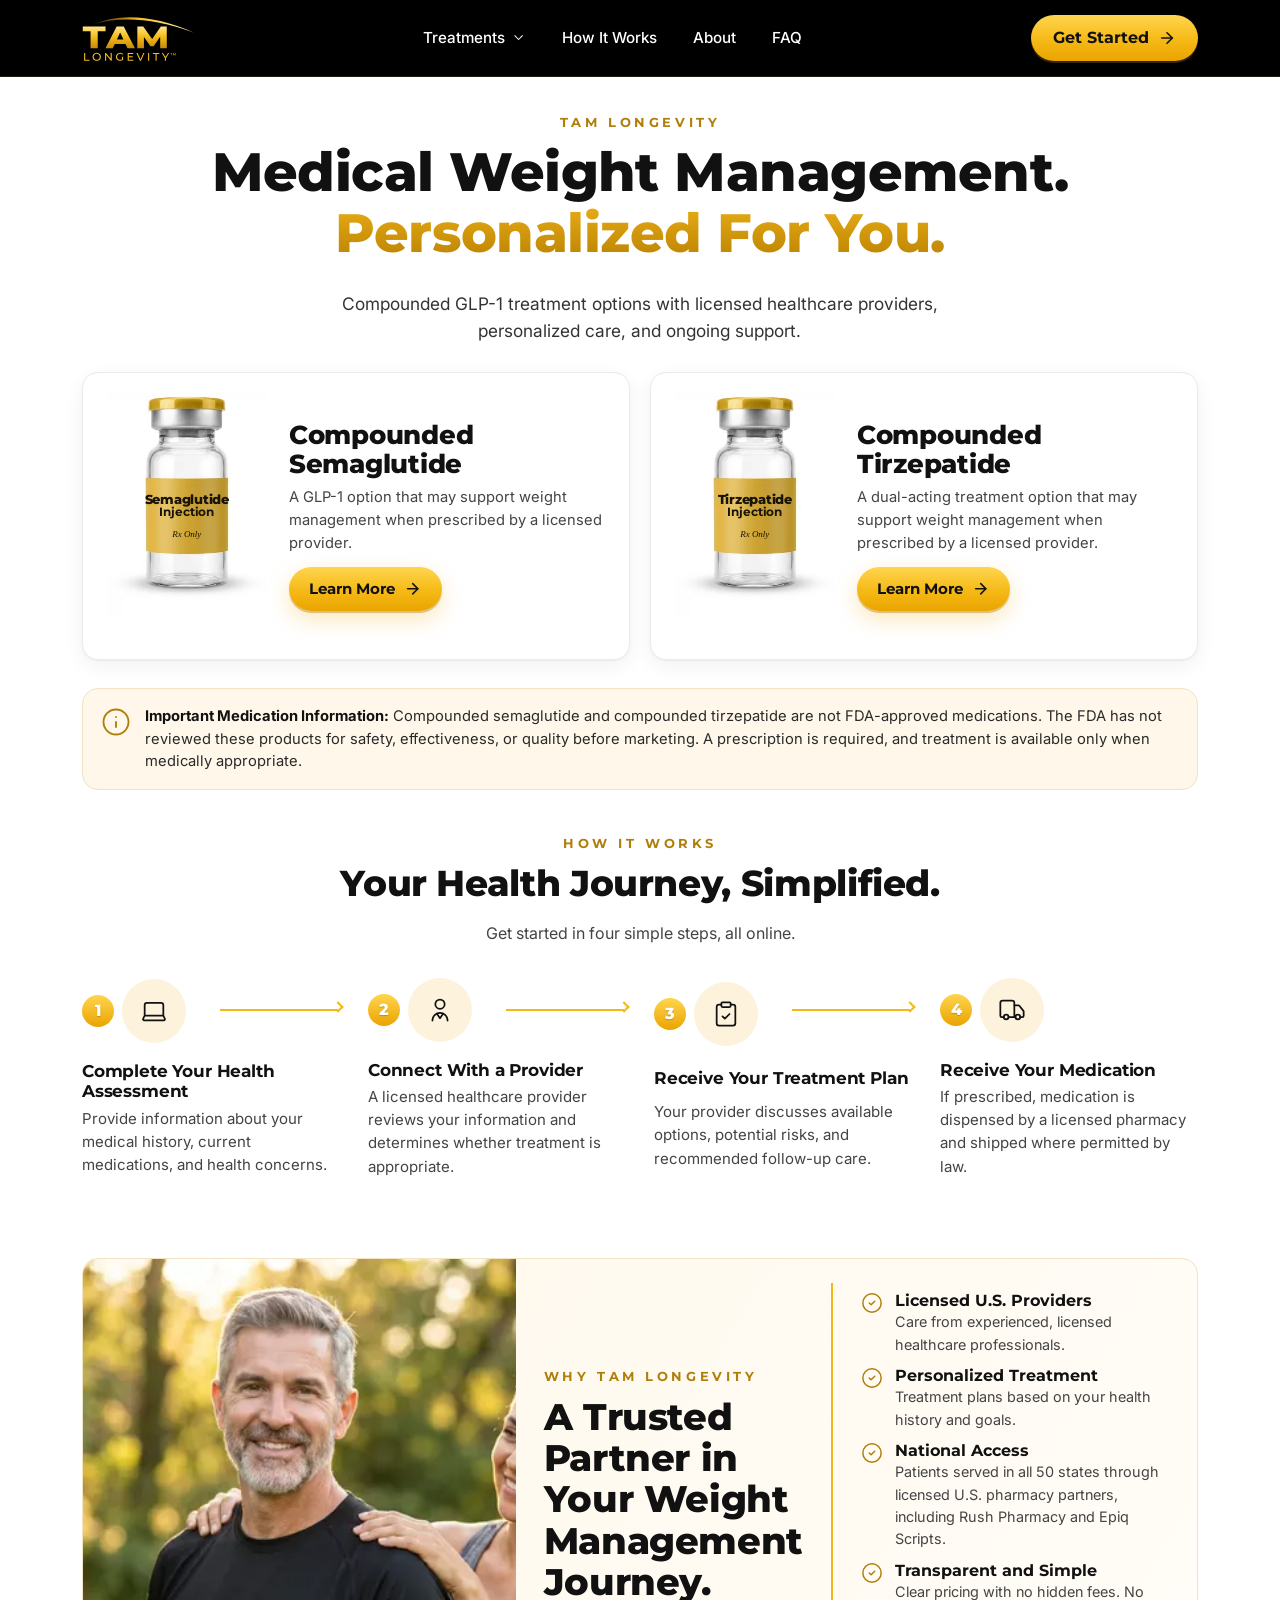
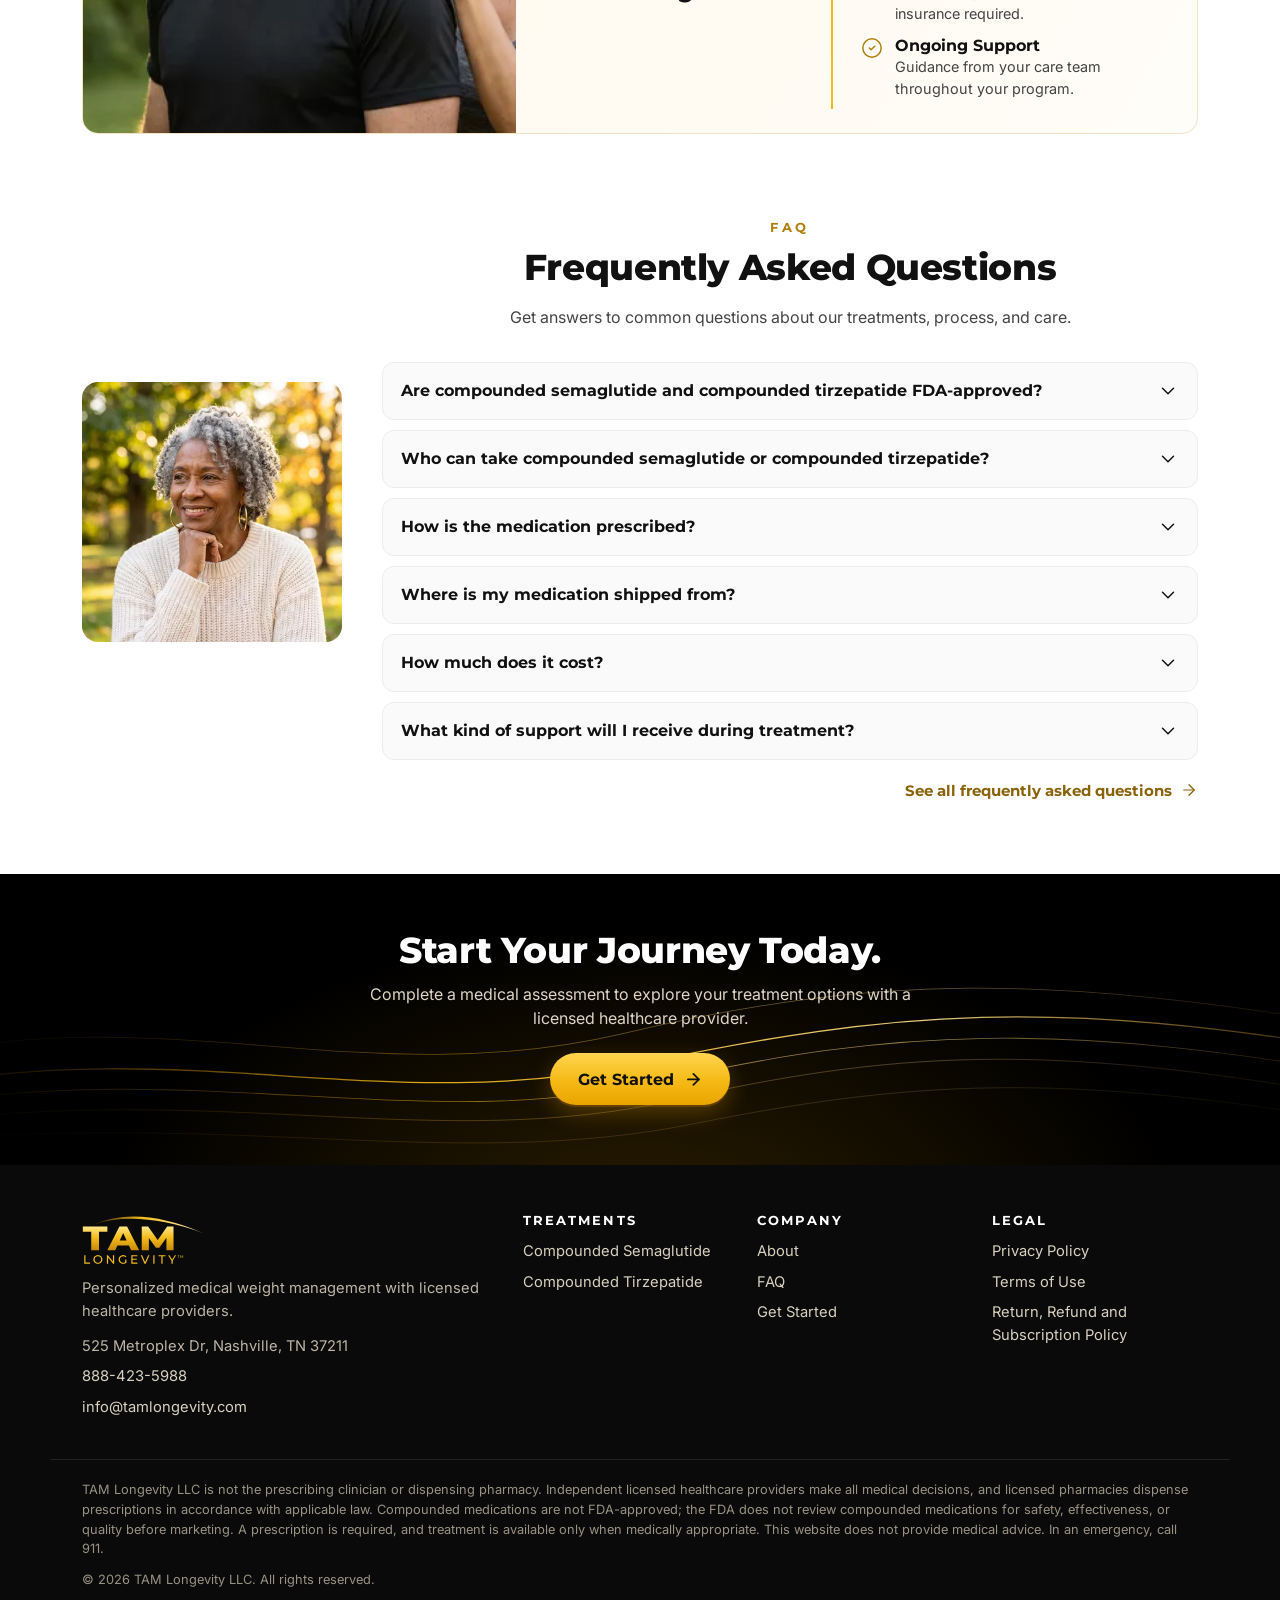
<file: index.html>
<!doctype html>
<html lang="en">
<head>
<meta charset="utf-8">
<script>document.documentElement.className="js"</script>
<meta name="viewport" content="width=device-width, initial-scale=1, viewport-fit=cover">
<title>TAM Longevity | Personalized Medical Weight Management</title>
<meta name="description" content="Compounded GLP-1 treatment options with licensed healthcare providers, personalized care, and ongoing support. Prescription required.">
<meta name="robots" content="noindex, nofollow">
<link rel="canonical" href="https://tamlongevity.com/">
<meta name="theme-color" content="#000000">
<meta property="og:type" content="website">
<meta property="og:site_name" content="TAM Longevity">
<meta property="og:title" content="TAM Longevity | Personalized Medical Weight Management">
<meta property="og:description" content="Compounded GLP-1 treatment options with licensed healthcare providers, personalized care, and ongoing support. Prescription required.">
<meta property="og:image" content="https://tamlongevity.com/assets/brand/og-image.png">
<meta name="twitter:card" content="summary_large_image">
<link rel="icon" href="assets/brand/favicon.svg" type="image/svg+xml">
<link rel="icon" href="assets/brand/favicon-32.png" sizes="32x32" type="image/png">
<link rel="apple-touch-icon" href="assets/brand/apple-touch-icon.png">
<link rel="manifest" href="site.webmanifest">
<link rel="preconnect" href="https://fonts.googleapis.com">
<link rel="preconnect" href="https://fonts.gstatic.com" crossorigin>
<link href="https://fonts.googleapis.com/css2?family=Inter:wght@400;500;600&family=Montserrat:wght@600;700;800&display=swap" rel="stylesheet">
<link rel="stylesheet" href="assets/css/site.css">
<script src="assets/js/site.js" defer></script>
</head>
<body>
<a class="skip" href="#main">Skip to content</a>
<header class="site-header">
  <div class="wrap header-row">
    <a class="logo" href="" aria-label="TAM Longevity home"><img src="assets/brand/tam-longevity-logo-gold.svg" alt="TAM Longevity" width="140" height="60"></a>
    <nav class="nav" id="site-nav" aria-label="Main">
      <div class="nav-group">
        <button class="nav-drop" aria-expanded="false" aria-controls="drop-treatments">Treatments<svg class="ico " viewBox="0 0 24 24" fill="none" stroke="currentColor" stroke-width="1.6" stroke-linecap="round" stroke-linejoin="round" aria-hidden="true"><path d="m6 9 6 6 6-6"/></svg></button>
        <div class="drop" id="drop-treatments"><a href="semaglutide/">Compounded Semaglutide</a><a href="tirzepatide/">Compounded Tirzepatide</a><a href="">All Weight Management</a></div>
      </div>
      <a href="#how-it-works">How It Works</a>
      <a href="about/">About</a>
      <a href="faq/">FAQ</a>
    </nav>
    <a class="btn btn-gold btn-sm header-cta" href="get-started/">Get Started<svg class="ico " viewBox="0 0 24 24" fill="none" stroke="currentColor" stroke-width="1.6" stroke-linecap="round" stroke-linejoin="round" aria-hidden="true"><path d="M5 12h14"/><path d="m12 5 7 7-7 7"/></svg></a>
    <button class="menu-btn" aria-label="Open menu" aria-expanded="false" aria-controls="site-nav"><svg class="ico i-open" viewBox="0 0 24 24" fill="none" stroke="currentColor" stroke-width="1.6" stroke-linecap="round" stroke-linejoin="round" aria-hidden="true"><path d="M4 6h16M4 12h16M4 18h16"/></svg><svg class="ico i-close" viewBox="0 0 24 24" fill="none" stroke="currentColor" stroke-width="1.6" stroke-linecap="round" stroke-linejoin="round" aria-hidden="true"><path d="M18 6 6 18M6 6l12 12"/></svg></button>
  </div>
</header>
<main id="main">

<section class="hub-hero">
  <div class="wrap center">
    <p class="eyebrow">TAM Longevity</p>
    <h1>Medical Weight Management.<span>Personalized For You.</span></h1>
    <p class="hero-intro">Compounded GLP-1 treatment options with licensed healthcare providers, personalized care, and ongoing support.</p>
  </div>
  <div class="wrap">
    <ul class="prod-cards">
      <li class="prod-card reveal">
        <a class="prod-media" href="semaglutide/" tabindex="-1" aria-hidden="true"><figure class="vial" aria-label="Semaglutide Injection vial illustration">
  <img src="assets/img/vial-600.webp" srcset="assets/img/vial-300.webp 300w, assets/img/vial-600.webp 600w, assets/img/vial-900.webp 900w" sizes="160px" alt="" width="600" height="920">
  <span class="vial-label"><b>Semaglutide</b><span>Injection</span><i>Rx Only</i></span>
</figure></a>
        <div class="prod-copy">
          <h2><a href="semaglutide/">Compounded Semaglutide</a></h2>
          <p>A GLP-1 option that may support weight management when prescribed by a licensed provider.</p>
          <a class="btn btn-gold btn-sm" href="semaglutide/">Learn More<svg class="ico " viewBox="0 0 24 24" fill="none" stroke="currentColor" stroke-width="1.6" stroke-linecap="round" stroke-linejoin="round" aria-hidden="true"><path d="M5 12h14"/><path d="m12 5 7 7-7 7"/></svg></a>
        </div>
      </li>
      <li class="prod-card reveal">
        <a class="prod-media" href="tirzepatide/" tabindex="-1" aria-hidden="true"><figure class="vial" aria-label="Tirzepatide Injection vial illustration">
  <img src="assets/img/vial-600.webp" srcset="assets/img/vial-300.webp 300w, assets/img/vial-600.webp 600w, assets/img/vial-900.webp 900w" sizes="160px" alt="" width="600" height="920">
  <span class="vial-label"><b>Tirzepatide</b><span>Injection</span><i>Rx Only</i></span>
</figure></a>
        <div class="prod-copy">
          <h2><a href="tirzepatide/">Compounded Tirzepatide</a></h2>
          <p>A dual-acting treatment option that may support weight management when prescribed by a licensed provider.</p>
          <a class="btn btn-gold btn-sm" href="tirzepatide/">Learn More<svg class="ico " viewBox="0 0 24 24" fill="none" stroke="currentColor" stroke-width="1.6" stroke-linecap="round" stroke-linejoin="round" aria-hidden="true"><path d="M5 12h14"/><path d="m12 5 7 7-7 7"/></svg></a>
        </div>
      </li>
    </ul>
    <div class="notice reveal"><svg class="ico " viewBox="0 0 24 24" fill="none" stroke="currentColor" stroke-width="1.6" stroke-linecap="round" stroke-linejoin="round" aria-hidden="true"><circle cx="12" cy="12" r="10"/><path d="M12 16v-4"/><path d="M12 8h.01"/></svg><p><strong>Important Medication Information:</strong> Compounded semaglutide and compounded tirzepatide are not FDA-approved medications. The FDA has not reviewed these products for safety, effectiveness, or quality before marketing. A prescription is required, and treatment is available only when medically appropriate.</p></div>
  </div>
</section>

<section class="section how" id="how-it-works">
  <div class="wrap">
    <div class="section-head reveal">
      <p class="eyebrow">How It Works</p>
      <h2>Your Health Journey, Simplified.</h2>
      <p>Get started in four simple steps, all online.</p>
    </div>
    <ol class="steps">
      <li class="step reveal">
        <div class="step-top"><span class="step-num">1</span><span class="step-ico"><svg class="ico " viewBox="0 0 24 24" fill="none" stroke="currentColor" stroke-width="1.6" stroke-linecap="round" stroke-linejoin="round" aria-hidden="true"><path d="M20 16V7a2 2 0 0 0-2-2H6a2 2 0 0 0-2 2v9m16 0H4m16 0 1.28 2.55a1 1 0 0 1-.9 1.45H3.62a1 1 0 0 1-.9-1.45L4 16"/></svg></span></div>
        <h3>Complete Your Health Assessment</h3>
        <p>Provide information about your medical history, current medications, and health concerns.</p>
      </li>
      <li class="step reveal">
        <div class="step-top"><span class="step-num">2</span><span class="step-ico"><svg class="ico " viewBox="0 0 24 24" fill="none" stroke="currentColor" stroke-width="1.6" stroke-linecap="round" stroke-linejoin="round" aria-hidden="true"><circle cx="12" cy="7" r="4"/><path d="M5.5 21a6.5 6.5 0 0 1 13 0"/><path d="M9.5 15.5 12 19l2.5-3.5"/></svg></span></div>
        <h3>Connect With a Provider</h3>
        <p>A licensed healthcare provider reviews your information and determines whether treatment is appropriate.</p>
      </li>
      <li class="step reveal">
        <div class="step-top"><span class="step-num">3</span><span class="step-ico"><svg class="ico " viewBox="0 0 24 24" fill="none" stroke="currentColor" stroke-width="1.6" stroke-linecap="round" stroke-linejoin="round" aria-hidden="true"><rect width="8" height="4" x="8" y="2" rx="1"/><path d="M16 4h2a2 2 0 0 1 2 2v14a2 2 0 0 1-2 2H6a2 2 0 0 1-2-2V6a2 2 0 0 1 2-2h2"/><path d="m9 14 2 2 4-4"/></svg></span></div>
        <h3>Receive Your Treatment Plan</h3>
        <p>Your provider discusses available options, potential risks, and recommended follow-up care.</p>
      </li>
      <li class="step reveal">
        <div class="step-top"><span class="step-num">4</span><span class="step-ico"><svg class="ico " viewBox="0 0 24 24" fill="none" stroke="currentColor" stroke-width="1.6" stroke-linecap="round" stroke-linejoin="round" aria-hidden="true"><path d="M14 18V6a2 2 0 0 0-2-2H4a2 2 0 0 0-2 2v11a1 1 0 0 0 1 1h2"/><path d="M15 18H9"/><path d="M19 18h2a1 1 0 0 0 1-1v-3.65a1 1 0 0 0-.22-.62l-3.48-4.35A1 1 0 0 0 17.52 8H14"/><circle cx="17" cy="18" r="2"/><circle cx="7" cy="18" r="2"/></svg></span></div>
        <h3>Receive Your Medication</h3>
        <p>If prescribed, medication is dispensed by a licensed pharmacy and shipped where permitted by law.</p>
      </li>
    </ol>
  </div>
</section>

<section class="section why hub-why">
  <div class="wrap">
    <div class="why-card reveal">
      <picture class="why-img"><img src="assets/img/couple-hub-1024.webp" srcset="assets/img/couple-hub-640.webp 640w, assets/img/couple-hub-1024.webp 1024w, assets/img/couple-hub-1600.webp 1600w" sizes="(max-width: 860px) 100vw, 40vw" alt="Smiling active middle-aged couple outdoors" width="1024" height="576" loading="lazy"></picture>
      <div class="why-copy">
        <p class="eyebrow">Why TAM Longevity</p>
        <h2>A Trusted Partner in Your Weight Management Journey.</h2>
      </div>
      <ul class="checks checks-detail">
        <li><svg class="ico " viewBox="0 0 24 24" fill="none" stroke="currentColor" stroke-width="1.6" stroke-linecap="round" stroke-linejoin="round" aria-hidden="true"><circle cx="12" cy="12" r="10"/><path d="m9 12 2 2 4-4"/></svg><span><strong>Licensed U.S. Providers</strong>Care from experienced, licensed healthcare professionals.</span></li>
        <li><svg class="ico " viewBox="0 0 24 24" fill="none" stroke="currentColor" stroke-width="1.6" stroke-linecap="round" stroke-linejoin="round" aria-hidden="true"><circle cx="12" cy="12" r="10"/><path d="m9 12 2 2 4-4"/></svg><span><strong>Personalized Treatment</strong>Treatment plans based on your health history and goals.</span></li>
        <li><svg class="ico " viewBox="0 0 24 24" fill="none" stroke="currentColor" stroke-width="1.6" stroke-linecap="round" stroke-linejoin="round" aria-hidden="true"><circle cx="12" cy="12" r="10"/><path d="m9 12 2 2 4-4"/></svg><span><strong>National Access</strong>Patients served in all 50 states through licensed U.S. pharmacy partners, including Rush Pharmacy and Epiq Scripts.</span></li>
        <li><svg class="ico " viewBox="0 0 24 24" fill="none" stroke="currentColor" stroke-width="1.6" stroke-linecap="round" stroke-linejoin="round" aria-hidden="true"><circle cx="12" cy="12" r="10"/><path d="m9 12 2 2 4-4"/></svg><span><strong>Transparent and Simple</strong>Clear pricing with no hidden fees. No insurance required.</span></li>
        <li><svg class="ico " viewBox="0 0 24 24" fill="none" stroke="currentColor" stroke-width="1.6" stroke-linecap="round" stroke-linejoin="round" aria-hidden="true"><circle cx="12" cy="12" r="10"/><path d="m9 12 2 2 4-4"/></svg><span><strong>Ongoing Support</strong>Guidance from your care team throughout your program.</span></li>
      </ul>
    </div>
  </div>
</section>

<section class="section faq-sec" id="faq">
  <div class="wrap faq-grid">
    <picture class="faq-img reveal"><img src="assets/img/faq-woman-400.webp" srcset="assets/img/faq-woman-400.webp 400w, assets/img/faq-woman-800.webp 800w" sizes="(max-width: 860px) 0px, 280px" alt="Smiling woman with silver curly hair" width="400" height="400" loading="lazy"></picture>
    <div>
      <div class="section-head reveal">
        <p class="eyebrow">FAQ</p>
        <h2>Frequently Asked Questions</h2>
        <p>Get answers to common questions about our treatments, process, and care.</p>
      </div>
      <div class="faq-list">
      <details class="faq">
        <summary>Are compounded semaglutide and compounded tirzepatide FDA-approved?<svg class="ico " viewBox="0 0 24 24" fill="none" stroke="currentColor" stroke-width="1.6" stroke-linecap="round" stroke-linejoin="round" aria-hidden="true"><path d="m6 9 6 6 6-6"/></svg></summary>
        <div class="faq-a"><p>No. Compounded semaglutide and compounded tirzepatide are not FDA-approved, and the FDA does not review compounded medications for safety, effectiveness, or quality before they are marketed. Compounded medications are prepared by a licensed pharmacy for an individual patient based on a valid prescription.</p></div>
      </details>
      <details class="faq">
        <summary>Who can take compounded semaglutide or compounded tirzepatide?<svg class="ico " viewBox="0 0 24 24" fill="none" stroke="currentColor" stroke-width="1.6" stroke-linecap="round" stroke-linejoin="round" aria-hidden="true"><path d="m6 9 6 6 6-6"/></svg></summary>
        <div class="faq-a"><p>Only a licensed healthcare provider can determine whether treatment is appropriate for you, after reviewing your medical history, current medications, and health goals. These medications are not right for everyone, including people with a personal or family history of medullary thyroid carcinoma (MTC) or Multiple Endocrine Neoplasia syndrome type 2 (MEN 2).</p></div>
      </details>
      <details class="faq">
        <summary>How is the medication prescribed?<svg class="ico " viewBox="0 0 24 24" fill="none" stroke="currentColor" stroke-width="1.6" stroke-linecap="round" stroke-linejoin="round" aria-hidden="true"><path d="m6 9 6 6 6-6"/></svg></summary>
        <div class="faq-a"><p>You complete a secure online health assessment. A licensed healthcare provider reviews your information and, if treatment is appropriate, issues a prescription written for you.</p></div>
      </details>
      <details class="faq">
        <summary>Where is my medication shipped from?<svg class="ico " viewBox="0 0 24 24" fill="none" stroke="currentColor" stroke-width="1.6" stroke-linecap="round" stroke-linejoin="round" aria-hidden="true"><path d="m6 9 6 6 6-6"/></svg></summary>
        <div class="faq-a"><p>If prescribed, your medication is dispensed by a licensed U.S. pharmacy partner, including Rush Pharmacy and Epiq Scripts, and shipped to your address where permitted by law. Typical pharmacy processing is 24 to 48 hours after prescription approval; carrier delivery times vary.</p></div>
      </details>
      <details class="faq">
        <summary>How much does it cost?<svg class="ico " viewBox="0 0 24 24" fill="none" stroke="currentColor" stroke-width="1.6" stroke-linecap="round" stroke-linejoin="round" aria-hidden="true"><path d="m6 9 6 6 6-6"/></svg></summary>
        <div class="faq-a"><p>Illustrative pricing is $135 per month with a 6-month plan, $160 per month with a 3-month plan, $179 per month with a 1-month plan. Final pricing is confirmed with you before you are charged. No insurance is required.</p></div>
      </details>
      <details class="faq">
        <summary>What kind of support will I receive during treatment?<svg class="ico " viewBox="0 0 24 24" fill="none" stroke="currentColor" stroke-width="1.6" stroke-linecap="round" stroke-linejoin="round" aria-hidden="true"><path d="m6 9 6 6 6-6"/></svg></summary>
        <div class="faq-a"><p>Your care team is available for treatment-related questions and follow-up care throughout your program, and your provider can adjust your plan as needed.</p></div>
      </details>
    </div>
      <p class="faq-more"><a href="faq/">See all frequently asked questions<svg class="ico " viewBox="0 0 24 24" fill="none" stroke="currentColor" stroke-width="1.6" stroke-linecap="round" stroke-linejoin="round" aria-hidden="true"><path d="M5 12h14"/><path d="m12 5 7 7-7 7"/></svg></a></p>
    </div>
  </div>
</section>

<section class="cta-band">
  <svg class="waves" viewBox="0 0 1400 340" preserveAspectRatio="none" aria-hidden="true">
  <defs><linearGradient id="wg" x1="0" x2="1"><stop offset="0" stop-color="#7a4f00" stop-opacity="0"/><stop offset=".35" stop-color="#f5b915"/><stop offset=".7" stop-color="#ffe28a"/><stop offset="1" stop-color="#c98908" stop-opacity=".2"/></linearGradient></defs>
  <path class="wave w0" d="M-100 210 C 200 120, 420 260, 700 170 S 1150 60, 1500 150" stroke="url(#wg)" stroke-width="2.2" fill="none" opacity="0.9"/>
  <path class="wave w1" d="M-100 240 C 220 160, 460 290, 720 200 S 1160 100, 1500 190" stroke="url(#wg)" stroke-width="1.4" fill="none" opacity="0.55"/>
  <path class="wave w2" d="M-100 270 C 240 200, 480 320, 740 230 S 1170 140, 1500 230" stroke="url(#wg)" stroke-width="1" fill="none" opacity="0.35"/>
  <path class="wave w3" d="M-100 160 C 180 60, 400 220, 680 120 S 1140 20, 1500 110" stroke="url(#wg)" stroke-width="1.2" fill="none" opacity="0.4"/>
  <path class="wave w4" d="M-100 300 C 260 250, 500 350, 760 270 S 1180 190, 1500 270" stroke="url(#wg)" stroke-width="0.8" fill="none" opacity="0.25"/>
</svg>
  <div class="wrap cta-inner reveal">
    <h2>Start Your Journey Today.</h2>
    <p>Complete a medical assessment to explore your treatment options with a licensed healthcare provider.</p>
    <a class="btn btn-gold " href="get-started/">Get Started<svg class="ico " viewBox="0 0 24 24" fill="none" stroke="currentColor" stroke-width="1.6" stroke-linecap="round" stroke-linejoin="round" aria-hidden="true"><path d="M5 12h14"/><path d="m12 5 7 7-7 7"/></svg></a>
    
  </div>
</section>

</main>
<footer class="site-footer">
  <div class="wrap footer-grid">
    <div class="footer-brand">
      <img src="assets/brand/tam-longevity-logo-gold.svg" alt="TAM Longevity" width="150" height="64" loading="lazy">
      <p>Personalized medical weight management with licensed healthcare providers.</p>
      <ul class="footer-contact"><li>525 Metroplex Dr, Nashville, TN 37211</li><li><a href="tel:8884235988">888-423-5988</a></li><li><a href="mailto:info@tamlongevity.com">info@tamlongevity.com</a></li></ul>
    </div>
    <div>
      <h3>Treatments</h3>
      <ul><li><a href="semaglutide/">Compounded Semaglutide</a></li><li><a href="tirzepatide/">Compounded Tirzepatide</a></li></ul>
    </div>
    <div>
      <h3>Company</h3>
      <ul><li><a href="about/">About</a></li><li><a href="faq/">FAQ</a></li><li><a href="get-started/">Get Started</a></li></ul>
    </div>
    <div>
      <h3>Legal</h3>
      <ul><li><a href="privacy-policy/">Privacy Policy</a></li><li><a href="terms-of-use/">Terms of Use</a></li><li><a href="return-refund-subscription-policy/">Return, Refund and Subscription Policy</a></li></ul>
    </div>
  </div>
  <div class="wrap footer-legal">
    <p>TAM Longevity LLC is not the prescribing clinician or dispensing pharmacy. Independent licensed healthcare providers make all medical decisions, and licensed pharmacies dispense prescriptions in accordance with applicable law. Compounded medications are not FDA-approved; the FDA does not review compounded medications for safety, effectiveness, or quality before marketing. A prescription is required, and treatment is available only when medically appropriate. This website does not provide medical advice. In an emergency, call 911.</p>
    <p>&copy; 2026 TAM Longevity LLC. All rights reserved.</p>
  </div>
</footer>
<div class="sticky-cta" id="sticky-cta" aria-hidden="true"><a class="btn btn-gold btn-block" href="get-started/">Start Online Assessment<svg class="ico " viewBox="0 0 24 24" fill="none" stroke="currentColor" stroke-width="1.6" stroke-linecap="round" stroke-linejoin="round" aria-hidden="true"><path d="M5 12h14"/><path d="m12 5 7 7-7 7"/></svg></a></div>
</body>
</html>
</file>
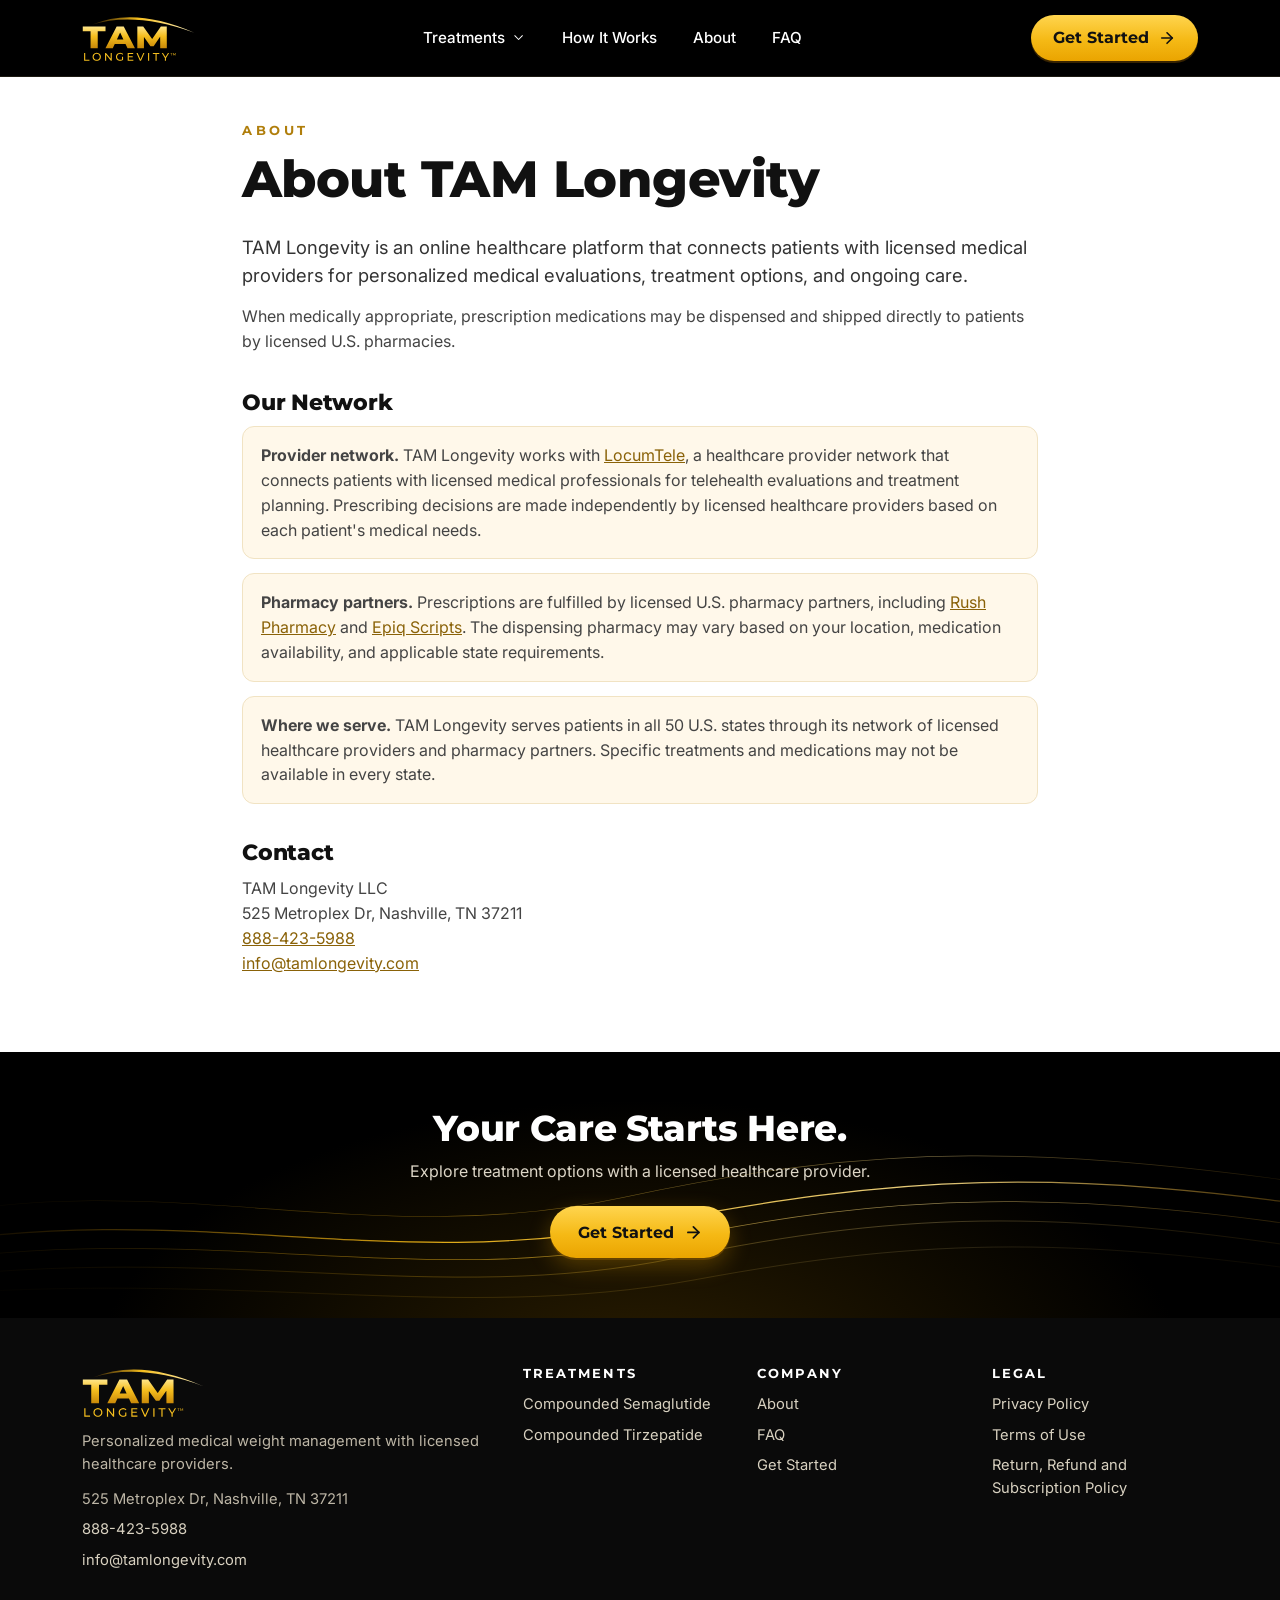
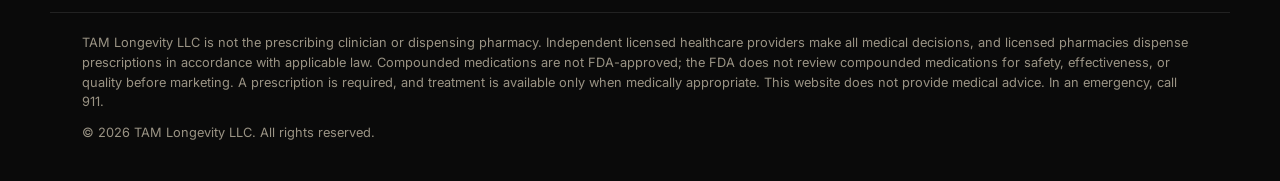
<file: about/index.html>
<!doctype html>
<html lang="en">
<head>
<meta charset="utf-8">
<script>document.documentElement.className="js"</script>
<meta name="viewport" content="width=device-width, initial-scale=1, viewport-fit=cover">
<title>About TAM Longevity | TAM Longevity</title>
<meta name="description" content="About TAM Longevity: online medical evaluations with licensed providers and licensed U.S. pharmacy partners.">
<meta name="robots" content="noindex, nofollow">
<link rel="canonical" href="https://tamlongevity.com/about/">
<meta name="theme-color" content="#000000">
<meta property="og:type" content="website">
<meta property="og:site_name" content="TAM Longevity">
<meta property="og:title" content="About TAM Longevity | TAM Longevity">
<meta property="og:description" content="About TAM Longevity: online medical evaluations with licensed providers and licensed U.S. pharmacy partners.">
<meta property="og:image" content="https://tamlongevity.com/assets/brand/og-image.png">
<meta name="twitter:card" content="summary_large_image">
<link rel="icon" href="../assets/brand/favicon.svg" type="image/svg+xml">
<link rel="icon" href="../assets/brand/favicon-32.png" sizes="32x32" type="image/png">
<link rel="apple-touch-icon" href="../assets/brand/apple-touch-icon.png">
<link rel="manifest" href="../site.webmanifest">
<link rel="preconnect" href="https://fonts.googleapis.com">
<link rel="preconnect" href="https://fonts.gstatic.com" crossorigin>
<link href="https://fonts.googleapis.com/css2?family=Inter:wght@400;500;600&family=Montserrat:wght@600;700;800&display=swap" rel="stylesheet">
<link rel="stylesheet" href="../assets/css/site.css">
<script src="../assets/js/site.js" defer></script>
</head>
<body>
<a class="skip" href="#main">Skip to content</a>
<header class="site-header">
  <div class="wrap header-row">
    <a class="logo" href="../" aria-label="TAM Longevity home"><img src="../assets/brand/tam-longevity-logo-gold.svg" alt="TAM Longevity" width="140" height="60"></a>
    <nav class="nav" id="site-nav" aria-label="Main">
      <div class="nav-group">
        <button class="nav-drop" aria-expanded="false" aria-controls="drop-treatments">Treatments<svg class="ico " viewBox="0 0 24 24" fill="none" stroke="currentColor" stroke-width="1.6" stroke-linecap="round" stroke-linejoin="round" aria-hidden="true"><path d="m6 9 6 6 6-6"/></svg></button>
        <div class="drop" id="drop-treatments"><a href="../semaglutide/">Compounded Semaglutide</a><a href="../tirzepatide/">Compounded Tirzepatide</a><a href="../">All Weight Management</a></div>
      </div>
      <a href="../#how-it-works">How It Works</a>
      <a href="../about/">About</a>
      <a href="../faq/">FAQ</a>
    </nav>
    <a class="btn btn-gold btn-sm header-cta" href="../get-started/">Get Started<svg class="ico " viewBox="0 0 24 24" fill="none" stroke="currentColor" stroke-width="1.6" stroke-linecap="round" stroke-linejoin="round" aria-hidden="true"><path d="M5 12h14"/><path d="m12 5 7 7-7 7"/></svg></a>
    <button class="menu-btn" aria-label="Open menu" aria-expanded="false" aria-controls="site-nav"><svg class="ico i-open" viewBox="0 0 24 24" fill="none" stroke="currentColor" stroke-width="1.6" stroke-linecap="round" stroke-linejoin="round" aria-hidden="true"><path d="M4 6h16M4 12h16M4 18h16"/></svg><svg class="ico i-close" viewBox="0 0 24 24" fill="none" stroke="currentColor" stroke-width="1.6" stroke-linecap="round" stroke-linejoin="round" aria-hidden="true"><path d="M18 6 6 18M6 6l12 12"/></svg></button>
  </div>
</header>
<main id="main">

<section class="simple">
  <div class="wrap narrow">
    <p class="eyebrow">About</p>
    <h1>About TAM Longevity</h1>
    <p class="lead">TAM Longevity is an online healthcare platform that connects patients with licensed medical providers for personalized medical evaluations, treatment options, and ongoing care.</p>
    <p>When medically appropriate, prescription medications may be dispensed and shipped directly to patients by licensed U.S. pharmacies.</p>
    <h2>Our Network</h2>
    <ul class="about-list">
      <li><strong>Provider network.</strong> TAM Longevity works with <a href="https://locumtele.org/" rel="noopener" target="_blank">LocumTele</a>, a healthcare provider network that connects patients with licensed medical professionals for telehealth evaluations and treatment planning. Prescribing decisions are made independently by licensed healthcare providers based on each patient's medical needs.</li>
      <li><strong>Pharmacy partners.</strong> Prescriptions are fulfilled by licensed U.S. pharmacy partners, including <a href="https://rushpharmacy.com/" rel="noopener" target="_blank">Rush Pharmacy</a> and <a href="https://epiqscripts.com/" rel="noopener" target="_blank">Epiq Scripts</a>. The dispensing pharmacy may vary based on your location, medication availability, and applicable state requirements.</li>
      <li><strong>Where we serve.</strong> TAM Longevity serves patients in all 50 U.S. states through its network of licensed healthcare providers and pharmacy partners. Specific treatments and medications may not be available in every state.</li>
    </ul>
    <h2>Contact</h2>
    <p>TAM Longevity LLC<br>525 Metroplex Dr, Nashville, TN 37211<br><a href="tel:8884235988">888-423-5988</a><br><a href="mailto:info@tamlongevity.com">info@tamlongevity.com</a></p>
  </div>
</section>
<section class="cta-band">
  <svg class="waves" viewBox="0 0 1400 340" preserveAspectRatio="none" aria-hidden="true">
  <defs><linearGradient id="wg" x1="0" x2="1"><stop offset="0" stop-color="#7a4f00" stop-opacity="0"/><stop offset=".35" stop-color="#f5b915"/><stop offset=".7" stop-color="#ffe28a"/><stop offset="1" stop-color="#c98908" stop-opacity=".2"/></linearGradient></defs>
  <path class="wave w0" d="M-100 210 C 200 120, 420 260, 700 170 S 1150 60, 1500 150" stroke="url(#wg)" stroke-width="2.2" fill="none" opacity="0.9"/>
  <path class="wave w1" d="M-100 240 C 220 160, 460 290, 720 200 S 1160 100, 1500 190" stroke="url(#wg)" stroke-width="1.4" fill="none" opacity="0.55"/>
  <path class="wave w2" d="M-100 270 C 240 200, 480 320, 740 230 S 1170 140, 1500 230" stroke="url(#wg)" stroke-width="1" fill="none" opacity="0.35"/>
  <path class="wave w3" d="M-100 160 C 180 60, 400 220, 680 120 S 1140 20, 1500 110" stroke="url(#wg)" stroke-width="1.2" fill="none" opacity="0.4"/>
  <path class="wave w4" d="M-100 300 C 260 250, 500 350, 760 270 S 1180 190, 1500 270" stroke="url(#wg)" stroke-width="0.8" fill="none" opacity="0.25"/>
</svg>
  <div class="wrap cta-inner reveal">
    <h2>Your Care Starts Here.</h2>
    <p>Explore treatment options with a licensed healthcare provider.</p>
    <a class="btn btn-gold " href="../get-started/">Get Started<svg class="ico " viewBox="0 0 24 24" fill="none" stroke="currentColor" stroke-width="1.6" stroke-linecap="round" stroke-linejoin="round" aria-hidden="true"><path d="M5 12h14"/><path d="m12 5 7 7-7 7"/></svg></a>
    
  </div>
</section>
</main>
<footer class="site-footer">
  <div class="wrap footer-grid">
    <div class="footer-brand">
      <img src="../assets/brand/tam-longevity-logo-gold.svg" alt="TAM Longevity" width="150" height="64" loading="lazy">
      <p>Personalized medical weight management with licensed healthcare providers.</p>
      <ul class="footer-contact"><li>525 Metroplex Dr, Nashville, TN 37211</li><li><a href="tel:8884235988">888-423-5988</a></li><li><a href="mailto:info@tamlongevity.com">info@tamlongevity.com</a></li></ul>
    </div>
    <div>
      <h3>Treatments</h3>
      <ul><li><a href="../semaglutide/">Compounded Semaglutide</a></li><li><a href="../tirzepatide/">Compounded Tirzepatide</a></li></ul>
    </div>
    <div>
      <h3>Company</h3>
      <ul><li><a href="../about/">About</a></li><li><a href="../faq/">FAQ</a></li><li><a href="../get-started/">Get Started</a></li></ul>
    </div>
    <div>
      <h3>Legal</h3>
      <ul><li><a href="../privacy-policy/">Privacy Policy</a></li><li><a href="../terms-of-use/">Terms of Use</a></li><li><a href="../return-refund-subscription-policy/">Return, Refund and Subscription Policy</a></li></ul>
    </div>
  </div>
  <div class="wrap footer-legal">
    <p>TAM Longevity LLC is not the prescribing clinician or dispensing pharmacy. Independent licensed healthcare providers make all medical decisions, and licensed pharmacies dispense prescriptions in accordance with applicable law. Compounded medications are not FDA-approved; the FDA does not review compounded medications for safety, effectiveness, or quality before marketing. A prescription is required, and treatment is available only when medically appropriate. This website does not provide medical advice. In an emergency, call 911.</p>
    <p>&copy; 2026 TAM Longevity LLC. All rights reserved.</p>
  </div>
</footer>

</body>
</html>
</file>
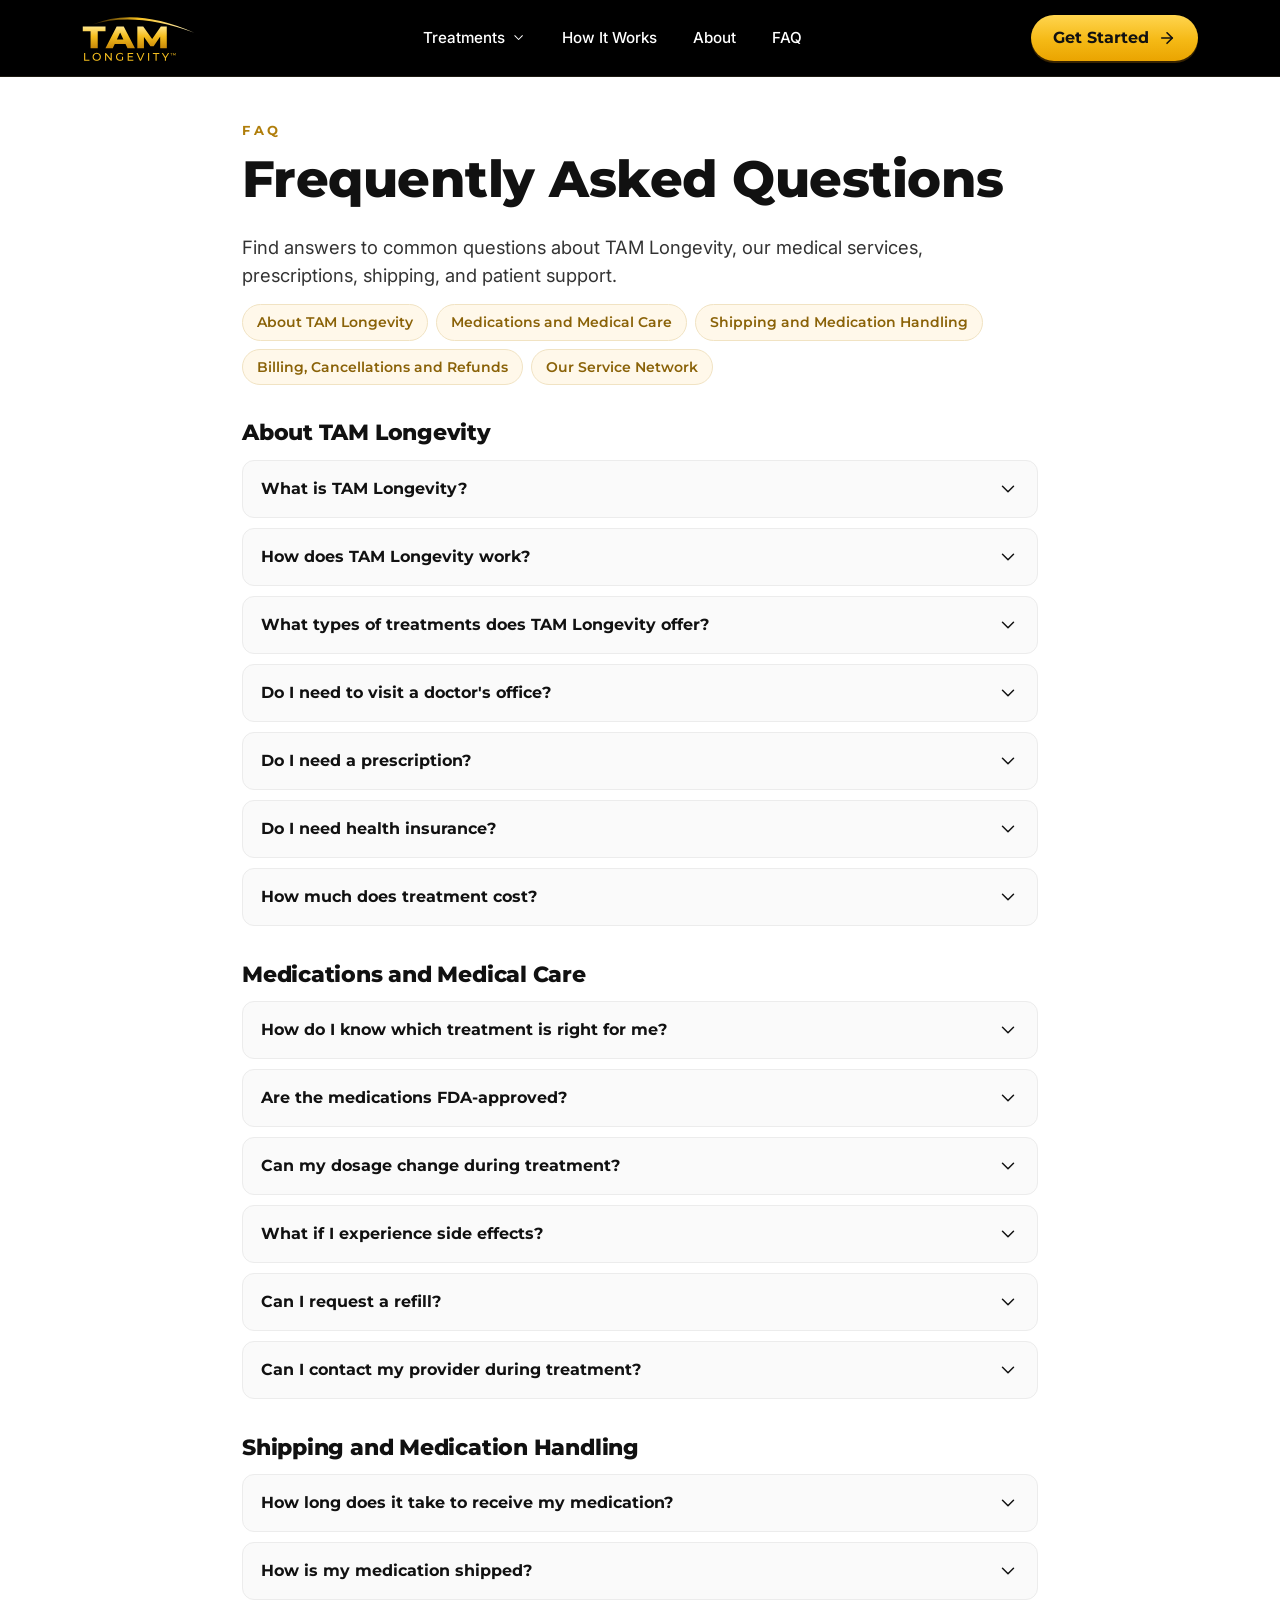
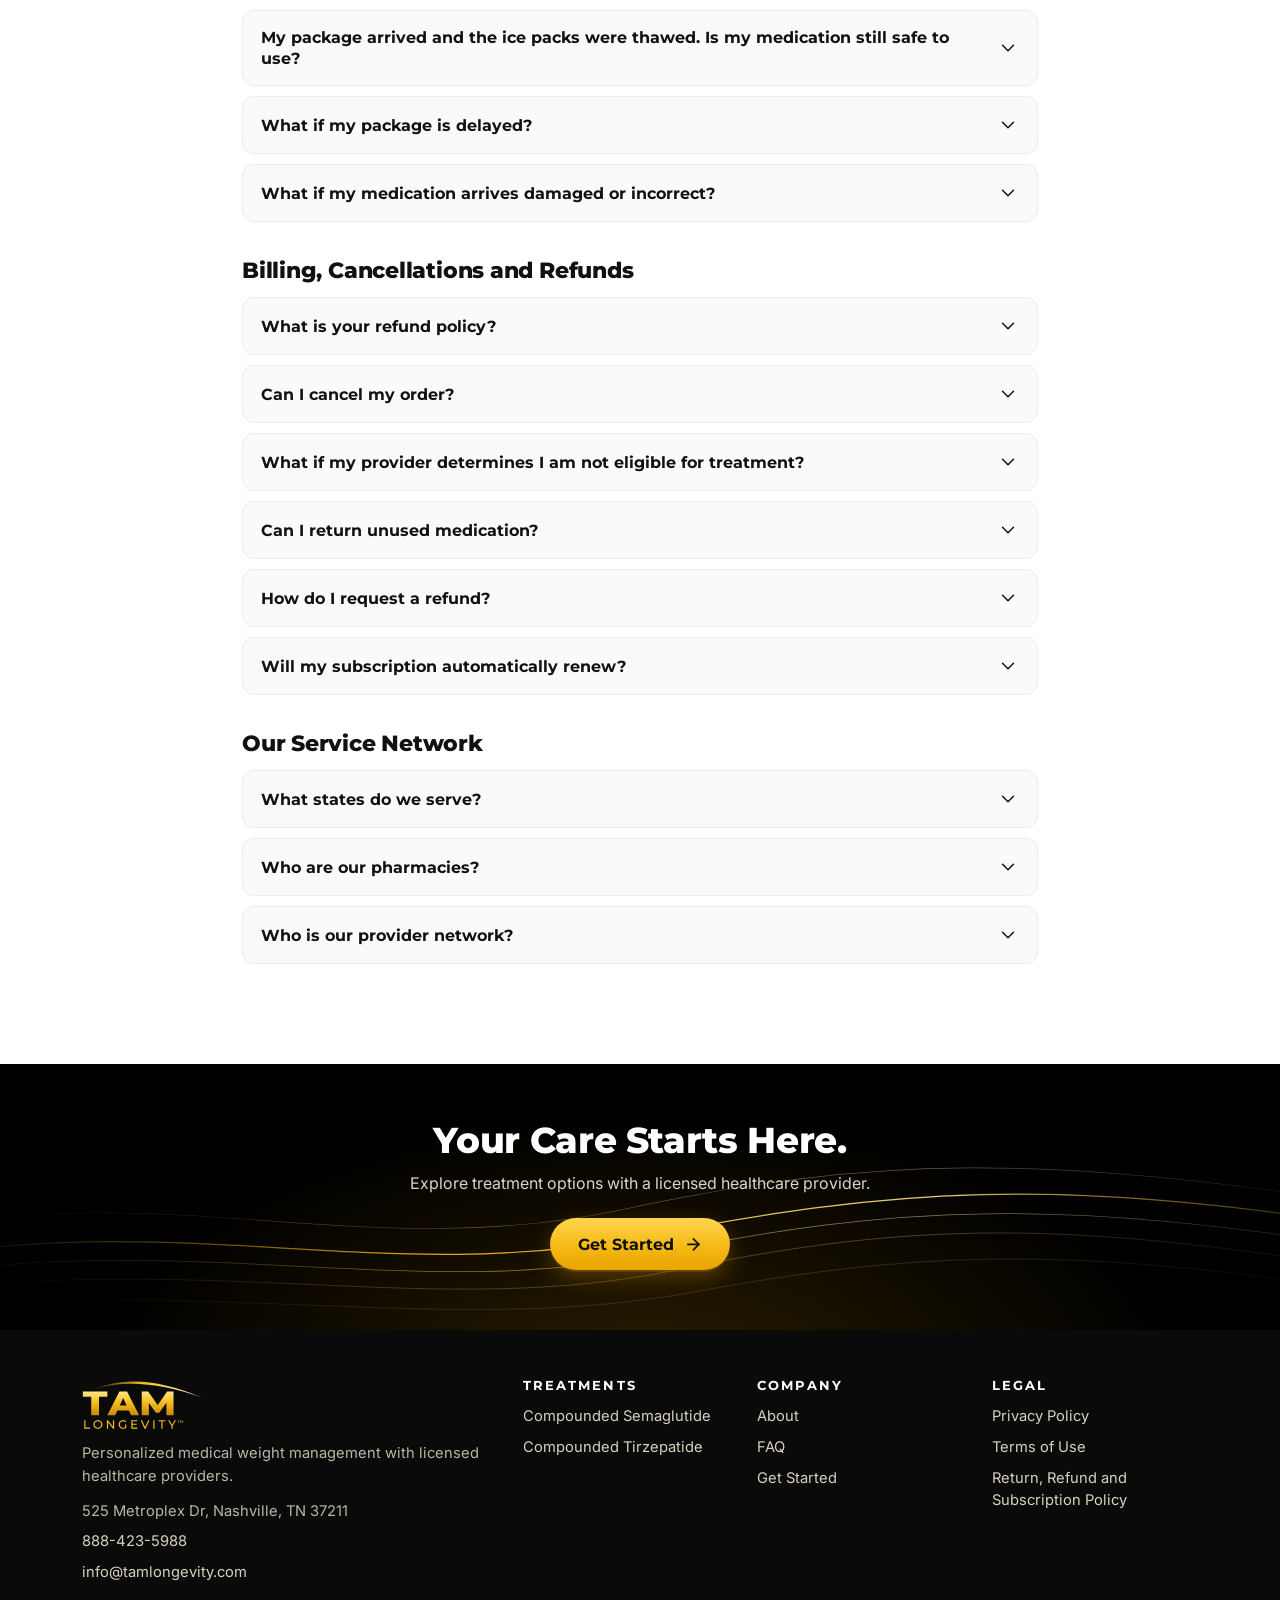
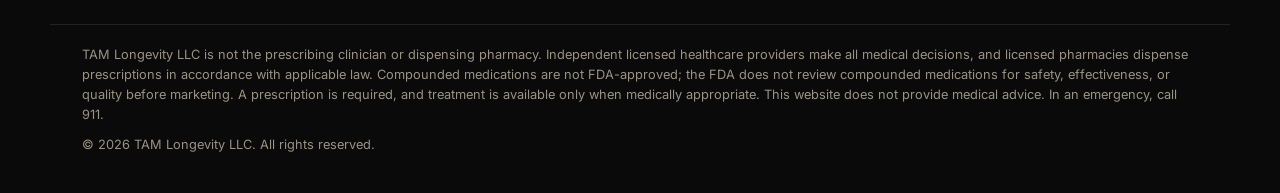
<file: faq/index.html>
<!doctype html>
<html lang="en">
<head>
<meta charset="utf-8">
<script>document.documentElement.className="js"</script>
<meta name="viewport" content="width=device-width, initial-scale=1, viewport-fit=cover">
<title>Frequently Asked Questions | TAM Longevity</title>
<meta name="description" content="Answers to common questions about TAM Longevity, prescriptions, shipping, billing, and our provider and pharmacy network.">
<meta name="robots" content="noindex, nofollow">
<link rel="canonical" href="https://tamlongevity.com/faq/">
<meta name="theme-color" content="#000000">
<meta property="og:type" content="website">
<meta property="og:site_name" content="TAM Longevity">
<meta property="og:title" content="Frequently Asked Questions | TAM Longevity">
<meta property="og:description" content="Answers to common questions about TAM Longevity, prescriptions, shipping, billing, and our provider and pharmacy network.">
<meta property="og:image" content="https://tamlongevity.com/assets/brand/og-image.png">
<meta name="twitter:card" content="summary_large_image">
<link rel="icon" href="../assets/brand/favicon.svg" type="image/svg+xml">
<link rel="icon" href="../assets/brand/favicon-32.png" sizes="32x32" type="image/png">
<link rel="apple-touch-icon" href="../assets/brand/apple-touch-icon.png">
<link rel="manifest" href="../site.webmanifest">
<link rel="preconnect" href="https://fonts.googleapis.com">
<link rel="preconnect" href="https://fonts.gstatic.com" crossorigin>
<link href="https://fonts.googleapis.com/css2?family=Inter:wght@400;500;600&family=Montserrat:wght@600;700;800&display=swap" rel="stylesheet">
<link rel="stylesheet" href="../assets/css/site.css">
<script src="../assets/js/site.js" defer></script>
</head>
<body>
<a class="skip" href="#main">Skip to content</a>
<header class="site-header">
  <div class="wrap header-row">
    <a class="logo" href="../" aria-label="TAM Longevity home"><img src="../assets/brand/tam-longevity-logo-gold.svg" alt="TAM Longevity" width="140" height="60"></a>
    <nav class="nav" id="site-nav" aria-label="Main">
      <div class="nav-group">
        <button class="nav-drop" aria-expanded="false" aria-controls="drop-treatments">Treatments<svg class="ico " viewBox="0 0 24 24" fill="none" stroke="currentColor" stroke-width="1.6" stroke-linecap="round" stroke-linejoin="round" aria-hidden="true"><path d="m6 9 6 6 6-6"/></svg></button>
        <div class="drop" id="drop-treatments"><a href="../semaglutide/">Compounded Semaglutide</a><a href="../tirzepatide/">Compounded Tirzepatide</a><a href="../">All Weight Management</a></div>
      </div>
      <a href="../#how-it-works">How It Works</a>
      <a href="../about/">About</a>
      <a href="../faq/">FAQ</a>
    </nav>
    <a class="btn btn-gold btn-sm header-cta" href="../get-started/">Get Started<svg class="ico " viewBox="0 0 24 24" fill="none" stroke="currentColor" stroke-width="1.6" stroke-linecap="round" stroke-linejoin="round" aria-hidden="true"><path d="M5 12h14"/><path d="m12 5 7 7-7 7"/></svg></a>
    <button class="menu-btn" aria-label="Open menu" aria-expanded="false" aria-controls="site-nav"><svg class="ico i-open" viewBox="0 0 24 24" fill="none" stroke="currentColor" stroke-width="1.6" stroke-linecap="round" stroke-linejoin="round" aria-hidden="true"><path d="M4 6h16M4 12h16M4 18h16"/></svg><svg class="ico i-close" viewBox="0 0 24 24" fill="none" stroke="currentColor" stroke-width="1.6" stroke-linecap="round" stroke-linejoin="round" aria-hidden="true"><path d="M18 6 6 18M6 6l12 12"/></svg></button>
  </div>
</header>
<main id="main">

<section class="simple">
  <div class="wrap narrow">
    <p class="eyebrow">FAQ</p>
    <h1>Frequently Asked Questions</h1>
    <p class="lead">Find answers to common questions about TAM Longevity, our medical services, prescriptions, shipping, and patient support.</p>
    <nav class="faq-jump" aria-label="FAQ topics"><a href="#topic-1">About TAM Longevity</a><a href="#topic-2">Medications and Medical Care</a><a href="#topic-3">Shipping and Medication Handling</a><a href="#topic-4">Billing, Cancellations and Refunds</a><a href="#topic-5">Our Service Network</a></nav>
    <section class="faq-topic" id="topic-1"><h2>About TAM Longevity</h2>
    <div class="faq-list"><details class="faq"><summary>What is TAM Longevity?<svg class="ico " viewBox="0 0 24 24" fill="none" stroke="currentColor" stroke-width="1.6" stroke-linecap="round" stroke-linejoin="round" aria-hidden="true"><path d="m6 9 6 6 6-6"/></svg></summary><div class="faq-a"><p>TAM Longevity is an online healthcare platform that connects patients with licensed medical providers for personalized medical evaluations, treatment options, and ongoing care.</p><p>When medically appropriate, prescription medications may be dispensed and shipped directly to patients by licensed U.S. pharmacies.</p></div></details><details class="faq"><summary>How does TAM Longevity work?<svg class="ico " viewBox="0 0 24 24" fill="none" stroke="currentColor" stroke-width="1.6" stroke-linecap="round" stroke-linejoin="round" aria-hidden="true"><path d="m6 9 6 6 6-6"/></svg></summary><div class="faq-a"><p>Getting started is simple:</p><ol><li><strong>Complete Your Health Assessment:</strong> Provide information about your medical history, current medications, and health concerns.</li><li><strong>Connect With a Provider:</strong> A licensed healthcare provider reviews your information and determines whether treatment is appropriate.</li><li><strong>Receive Your Treatment Plan:</strong> Your provider discusses available options, potential risks, and recommended follow-up care.</li><li><strong>Receive Your Medication:</strong> If prescribed, medication is dispensed by a licensed pharmacy and shipped where permitted by law.</li></ol></div></details><details class="faq"><summary>What types of treatments does TAM Longevity offer?<svg class="ico " viewBox="0 0 24 24" fill="none" stroke="currentColor" stroke-width="1.6" stroke-linecap="round" stroke-linejoin="round" aria-hidden="true"><path d="m6 9 6 6 6-6"/></svg></summary><div class="faq-a"><p>TAM Longevity provides access to medical evaluations and treatment options in select areas of health and wellness.</p><p>Available treatments are listed on our website and may change as additional services become available.</p><p>All prescription treatments require evaluation and authorization by a licensed healthcare provider.</p></div></details><details class="faq"><summary>Do I need to visit a doctor's office?<svg class="ico " viewBox="0 0 24 24" fill="none" stroke="currentColor" stroke-width="1.6" stroke-linecap="round" stroke-linejoin="round" aria-hidden="true"><path d="m6 9 6 6 6-6"/></svg></summary><div class="faq-a"><p>Many patients can complete their medical evaluation online.</p><p>Depending on your state, medical history, and treatment needs, your provider may require a video consultation, telephone consultation, additional testing, or an in-person examination.</p></div></details><details class="faq"><summary>Do I need a prescription?<svg class="ico " viewBox="0 0 24 24" fill="none" stroke="currentColor" stroke-width="1.6" stroke-linecap="round" stroke-linejoin="round" aria-hidden="true"><path d="m6 9 6 6 6-6"/></svg></summary><div class="faq-a"><p>Prescription medications require authorization from a licensed healthcare provider.</p><p>Your provider will review your medical information and determine whether treatment is appropriate. Completing an assessment does not guarantee a prescription.</p></div></details><details class="faq"><summary>Do I need health insurance?<svg class="ico " viewBox="0 0 24 24" fill="none" stroke="currentColor" stroke-width="1.6" stroke-linecap="round" stroke-linejoin="round" aria-hidden="true"><path d="m6 9 6 6 6-6"/></svg></summary><div class="faq-a"><p>Health insurance is not required to use TAM Longevity.</p><p>You can review applicable pricing and payment terms before completing your purchase.</p></div></details><details class="faq"><summary>How much does treatment cost?<svg class="ico " viewBox="0 0 24 24" fill="none" stroke="currentColor" stroke-width="1.6" stroke-linecap="round" stroke-linejoin="round" aria-hidden="true"><path d="m6 9 6 6 6-6"/></svg></summary><div class="faq-a"><p>Pricing depends on the treatment or service selected.</p><p>Applicable charges and payment terms are displayed during the enrollment or checkout process before you authorize payment.</p></div></details></div></section>
    <section class="faq-topic" id="topic-2"><h2>Medications and Medical Care</h2>
    <div class="faq-list"><details class="faq"><summary>How do I know which treatment is right for me?<svg class="ico " viewBox="0 0 24 24" fill="none" stroke="currentColor" stroke-width="1.6" stroke-linecap="round" stroke-linejoin="round" aria-hidden="true"><path d="m6 9 6 6 6-6"/></svg></summary><div class="faq-a"><p>A licensed healthcare provider will evaluate your medical history, current medications, health concerns, and other relevant information.</p><p>Your provider will determine which treatment options, if any, are medically appropriate.</p></div></details><details class="faq"><summary>Are the medications FDA-approved?<svg class="ico " viewBox="0 0 24 24" fill="none" stroke="currentColor" stroke-width="1.6" stroke-linecap="round" stroke-linejoin="round" aria-hidden="true"><path d="m6 9 6 6 6-6"/></svg></summary><div class="faq-a"><p>No. The medications currently offered through TAM Longevity are compounded medications, which are not FDA-approved. The FDA does not review compounded medications for safety, effectiveness, or quality before marketing.</p><p>Compounded medications are not FDA-approved generic equivalents of any brand-name medication.</p><p>The regulatory status of each medication is identified in its product information.</p></div></details><details class="faq"><summary>Can my dosage change during treatment?<svg class="ico " viewBox="0 0 24 24" fill="none" stroke="currentColor" stroke-width="1.6" stroke-linecap="round" stroke-linejoin="round" aria-hidden="true"><path d="m6 9 6 6 6-6"/></svg></summary><div class="faq-a"><p>Your provider may adjust your prescribed dosage based on your medical needs, response to treatment, and other clinical considerations.</p><p>Do not change your dosage or treatment schedule without instructions from your prescribing provider.</p></div></details><details class="faq"><summary>What if I experience side effects?<svg class="ico " viewBox="0 0 24 24" fill="none" stroke="currentColor" stroke-width="1.6" stroke-linecap="round" stroke-linejoin="round" aria-hidden="true"><path d="m6 9 6 6 6-6"/></svg></summary><div class="faq-a"><p>Contact your prescribing provider or care team if you experience side effects or have questions about your medication.</p><p>Your provider can evaluate your concerns and determine whether changes to your treatment are necessary.</p><p>For a medical emergency, seek immediate emergency medical attention.</p></div></details><details class="faq"><summary>Can I request a refill?<svg class="ico " viewBox="0 0 24 24" fill="none" stroke="currentColor" stroke-width="1.6" stroke-linecap="round" stroke-linejoin="round" aria-hidden="true"><path d="m6 9 6 6 6-6"/></svg></summary><div class="faq-a"><p>Refills depend on your prescription, medication, and any required follow-up evaluation.</p><p>Your care team can explain the refill process and whether additional medical information is needed.</p></div></details><details class="faq"><summary>Can I contact my provider during treatment?<svg class="ico " viewBox="0 0 24 24" fill="none" stroke="currentColor" stroke-width="1.6" stroke-linecap="round" stroke-linejoin="round" aria-hidden="true"><path d="m6 9 6 6 6-6"/></svg></summary><div class="faq-a"><p>Patients have access to their care team for treatment-related questions and follow-up care.</p><p>Your care team will provide instructions for contacting your provider or requesting additional medical assistance.</p></div></details></div></section>
    <section class="faq-topic" id="topic-3"><h2>Shipping and Medication Handling</h2>
    <div class="faq-list"><details class="faq"><summary>How long does it take to receive my medication?<svg class="ico " viewBox="0 0 24 24" fill="none" stroke="currentColor" stroke-width="1.6" stroke-linecap="round" stroke-linejoin="round" aria-hidden="true"><path d="m6 9 6 6 6-6"/></svg></summary><div class="faq-a"><p>Our typical pharmacy processing turnaround is <strong>24 to 48 hours</strong> after a prescription has been approved and received for fulfillment.</p><p>Actual delivery times depend on pharmacy processing, medication availability, shipping schedules, carrier transit, and destination.</p><p>Shipping estimates are not guaranteed.</p></div></details><details class="faq"><summary>How is my medication shipped?<svg class="ico " viewBox="0 0 24 24" fill="none" stroke="currentColor" stroke-width="1.6" stroke-linecap="round" stroke-linejoin="round" aria-hidden="true"><path d="m6 9 6 6 6-6"/></svg></summary><div class="faq-a"><p>Medications are packaged according to their specific storage and transportation requirements.</p><p>Certain medications require temperature-controlled packaging, while others may be shipped without refrigeration.</p><p>Your shipment will include applicable medication storage and handling instructions.</p></div></details><details class="faq"><summary>My package arrived and the ice packs were thawed. Is my medication still safe to use?<svg class="ico " viewBox="0 0 24 24" fill="none" stroke="currentColor" stroke-width="1.6" stroke-linecap="round" stroke-linejoin="round" aria-hidden="true"><path d="m6 9 6 6 6-6"/></svg></summary><div class="faq-a"><p>Ice packs used in temperature-controlled shipments are designed to help regulate the temperature inside the package. They are not necessarily expected to remain frozen throughout transit.</p><p>A thawed ice pack does not automatically mean that your medication has been compromised.</p><p>However, medication stability depends on the specific product, packaging, transit duration, and temperatures experienced during shipping.</p><p><strong>If your medication arrives with thawed ice packs, refrigerate it promptly if directed by its storage instructions and contact the dispensing pharmacy if you have any concerns.</strong></p><p>Do not use medication if you suspect it has been exposed to temperatures outside its permitted range until the dispensing pharmacy confirms that it is appropriate to use.</p></div></details><details class="faq"><summary>What if my package is delayed?<svg class="ico " viewBox="0 0 24 24" fill="none" stroke="currentColor" stroke-width="1.6" stroke-linecap="round" stroke-linejoin="round" aria-hidden="true"><path d="m6 9 6 6 6-6"/></svg></summary><div class="faq-a"><p>If your shipment is delayed, check the tracking information provided with your order.</p><p>For medications requiring refrigeration, contact the dispensing pharmacy if the shipment exceeds its expected transit window or you have concerns about storage conditions.</p><p>The pharmacy can provide product-specific guidance on whether the medication remains suitable for use.</p></div></details><details class="faq"><summary>What if my medication arrives damaged or incorrect?<svg class="ico " viewBox="0 0 24 24" fill="none" stroke="currentColor" stroke-width="1.6" stroke-linecap="round" stroke-linejoin="round" aria-hidden="true"><path d="m6 9 6 6 6-6"/></svg></summary><div class="faq-a"><p>Contact our support team within 48 hours of delivery if your medication arrives damaged, defective, or incorrect.</p><p>Please retain the medication and original packaging and provide photographs when requested.</p><p>Our team will coordinate with the dispensing pharmacy to review the issue and determine the appropriate resolution.</p><p>Do not use medication that appears damaged, contaminated, or incorrectly labeled.</p></div></details></div></section>
    <section class="faq-topic" id="topic-4"><h2>Billing, Cancellations and Refunds</h2>
    <div class="faq-list"><details class="faq"><summary>What is your refund policy?<svg class="ico " viewBox="0 0 24 24" fill="none" stroke="currentColor" stroke-width="1.6" stroke-linecap="round" stroke-linejoin="round" aria-hidden="true"><path d="m6 9 6 6 6-6"/></svg></summary><div class="faq-a"><p>Prescription medications are prepared and dispensed for individual patients and generally cannot be returned or refunded once an order has been sent to the pharmacy for fulfillment.</p><p>Orders may be canceled before they are submitted to the pharmacy for filling.</p><p>Refund requests involving damaged, defective, or incorrect medication are reviewed individually.</p><p>Please see our full <a href="../return-refund-subscription-policy/">Return, Refund and Subscription Policy</a> for additional details.</p></div></details><details class="faq"><summary>Can I cancel my order?<svg class="ico " viewBox="0 0 24 24" fill="none" stroke="currentColor" stroke-width="1.6" stroke-linecap="round" stroke-linejoin="round" aria-hidden="true"><path d="m6 9 6 6 6-6"/></svg></summary><div class="faq-a"><p>You may request cancellation before your order has been submitted to the pharmacy for filling.</p><p>Once an order has been submitted to the pharmacy, cancellation may no longer be possible.</p><p>If cancellation is approved before pharmacy fulfillment begins, eligible payments will be refunded to the original payment method.</p></div></details><details class="faq"><summary>What if my provider determines I am not eligible for treatment?<svg class="ico " viewBox="0 0 24 24" fill="none" stroke="currentColor" stroke-width="1.6" stroke-linecap="round" stroke-linejoin="round" aria-hidden="true"><path d="m6 9 6 6 6-6"/></svg></summary><div class="faq-a"><p>If your provider determines that prescription treatment is not medically appropriate, no medication will be dispensed.</p><p>Any refund eligibility for payments already collected will be governed by the terms disclosed at checkout and our Refund Policy.</p></div></details><details class="faq"><summary>Can I return unused medication?<svg class="ico " viewBox="0 0 24 24" fill="none" stroke="currentColor" stroke-width="1.6" stroke-linecap="round" stroke-linejoin="round" aria-hidden="true"><path d="m6 9 6 6 6-6"/></svg></summary><div class="faq-a"><p>For safety and regulatory reasons, prescription medications generally cannot be returned after dispensing.</p><p>If you receive incorrect, damaged, or defective medication, contact our support team for assistance.</p></div></details><details class="faq"><summary>How do I request a refund?<svg class="ico " viewBox="0 0 24 24" fill="none" stroke="currentColor" stroke-width="1.6" stroke-linecap="round" stroke-linejoin="round" aria-hidden="true"><path d="m6 9 6 6 6-6"/></svg></summary><div class="faq-a"><p>Contact TAM Longevity customer support with your order number, purchase date, and a description of the issue.</p><p>Supporting photographs or additional documentation may be requested.</p><p>Refund requests are reviewed individually in accordance with our Refund Policy.</p></div></details><details class="faq"><summary>Will my subscription automatically renew?<svg class="ico " viewBox="0 0 24 24" fill="none" stroke="currentColor" stroke-width="1.6" stroke-linecap="round" stroke-linejoin="round" aria-hidden="true"><path d="m6 9 6 6 6-6"/></svg></summary><div class="faq-a"><p>If you enroll in a subscription or recurring treatment program, the renewal schedule, payment amount, and cancellation terms will be disclosed before enrollment.</p><p>You can review your subscription terms and available cancellation options through the applicable patient account or support channel.</p></div></details></div></section>
    <section class="faq-topic" id="topic-5"><h2>Our Service Network</h2>
    <div class="faq-list"><details class="faq"><summary>What states do we serve?<svg class="ico " viewBox="0 0 24 24" fill="none" stroke="currentColor" stroke-width="1.6" stroke-linecap="round" stroke-linejoin="round" aria-hidden="true"><path d="m6 9 6 6 6-6"/></svg></summary><div class="faq-a"><p>TAM Longevity serves patients in all 50 U.S. states through its network of licensed healthcare providers and pharmacy partners.</p><p>Specific treatments and medications may not be available in every state. All services are subject to medical eligibility and applicable state laws.</p></div></details><details class="faq"><summary>Who are our pharmacies?<svg class="ico " viewBox="0 0 24 24" fill="none" stroke="currentColor" stroke-width="1.6" stroke-linecap="round" stroke-linejoin="round" aria-hidden="true"><path d="m6 9 6 6 6-6"/></svg></summary><div class="faq-a"><p>TAM Longevity works with licensed U.S. pharmacy partners, including <strong>Rush Pharmacy</strong> and <strong>Epiq Scripts</strong>, to fulfill prescriptions.</p><p>The dispensing pharmacy may vary based on the patient's location, medication availability, and applicable state requirements.</p><p>Learn more: <a href="https://rushpharmacy.com/" rel="noopener" target="_blank">rushpharmacy.com</a> and <a href="https://epiqscripts.com/" rel="noopener" target="_blank">epiqscripts.com</a></p></div></details><details class="faq"><summary>Who is our provider network?<svg class="ico " viewBox="0 0 24 24" fill="none" stroke="currentColor" stroke-width="1.6" stroke-linecap="round" stroke-linejoin="round" aria-hidden="true"><path d="m6 9 6 6 6-6"/></svg></summary><div class="faq-a"><p>TAM Longevity works with <strong>LocumTele</strong>, a healthcare provider network that connects patients with licensed medical professionals for telehealth evaluations and treatment planning.</p><p>Prescribing decisions are made independently by licensed healthcare providers based on each patient's medical needs.</p><p>Learn more: <a href="https://locumtele.org/" rel="noopener" target="_blank">locumtele.org</a></p></div></details></div></section>
  </div>
</section>
<section class="cta-band">
  <svg class="waves" viewBox="0 0 1400 340" preserveAspectRatio="none" aria-hidden="true">
  <defs><linearGradient id="wg" x1="0" x2="1"><stop offset="0" stop-color="#7a4f00" stop-opacity="0"/><stop offset=".35" stop-color="#f5b915"/><stop offset=".7" stop-color="#ffe28a"/><stop offset="1" stop-color="#c98908" stop-opacity=".2"/></linearGradient></defs>
  <path class="wave w0" d="M-100 210 C 200 120, 420 260, 700 170 S 1150 60, 1500 150" stroke="url(#wg)" stroke-width="2.2" fill="none" opacity="0.9"/>
  <path class="wave w1" d="M-100 240 C 220 160, 460 290, 720 200 S 1160 100, 1500 190" stroke="url(#wg)" stroke-width="1.4" fill="none" opacity="0.55"/>
  <path class="wave w2" d="M-100 270 C 240 200, 480 320, 740 230 S 1170 140, 1500 230" stroke="url(#wg)" stroke-width="1" fill="none" opacity="0.35"/>
  <path class="wave w3" d="M-100 160 C 180 60, 400 220, 680 120 S 1140 20, 1500 110" stroke="url(#wg)" stroke-width="1.2" fill="none" opacity="0.4"/>
  <path class="wave w4" d="M-100 300 C 260 250, 500 350, 760 270 S 1180 190, 1500 270" stroke="url(#wg)" stroke-width="0.8" fill="none" opacity="0.25"/>
</svg>
  <div class="wrap cta-inner reveal">
    <h2>Your Care Starts Here.</h2>
    <p>Explore treatment options with a licensed healthcare provider.</p>
    <a class="btn btn-gold " href="../get-started/">Get Started<svg class="ico " viewBox="0 0 24 24" fill="none" stroke="currentColor" stroke-width="1.6" stroke-linecap="round" stroke-linejoin="round" aria-hidden="true"><path d="M5 12h14"/><path d="m12 5 7 7-7 7"/></svg></a>
    
  </div>
</section>
</main>
<footer class="site-footer">
  <div class="wrap footer-grid">
    <div class="footer-brand">
      <img src="../assets/brand/tam-longevity-logo-gold.svg" alt="TAM Longevity" width="150" height="64" loading="lazy">
      <p>Personalized medical weight management with licensed healthcare providers.</p>
      <ul class="footer-contact"><li>525 Metroplex Dr, Nashville, TN 37211</li><li><a href="tel:8884235988">888-423-5988</a></li><li><a href="mailto:info@tamlongevity.com">info@tamlongevity.com</a></li></ul>
    </div>
    <div>
      <h3>Treatments</h3>
      <ul><li><a href="../semaglutide/">Compounded Semaglutide</a></li><li><a href="../tirzepatide/">Compounded Tirzepatide</a></li></ul>
    </div>
    <div>
      <h3>Company</h3>
      <ul><li><a href="../about/">About</a></li><li><a href="../faq/">FAQ</a></li><li><a href="../get-started/">Get Started</a></li></ul>
    </div>
    <div>
      <h3>Legal</h3>
      <ul><li><a href="../privacy-policy/">Privacy Policy</a></li><li><a href="../terms-of-use/">Terms of Use</a></li><li><a href="../return-refund-subscription-policy/">Return, Refund and Subscription Policy</a></li></ul>
    </div>
  </div>
  <div class="wrap footer-legal">
    <p>TAM Longevity LLC is not the prescribing clinician or dispensing pharmacy. Independent licensed healthcare providers make all medical decisions, and licensed pharmacies dispense prescriptions in accordance with applicable law. Compounded medications are not FDA-approved; the FDA does not review compounded medications for safety, effectiveness, or quality before marketing. A prescription is required, and treatment is available only when medically appropriate. This website does not provide medical advice. In an emergency, call 911.</p>
    <p>&copy; 2026 TAM Longevity LLC. All rights reserved.</p>
  </div>
</footer>

</body>
</html>
</file>
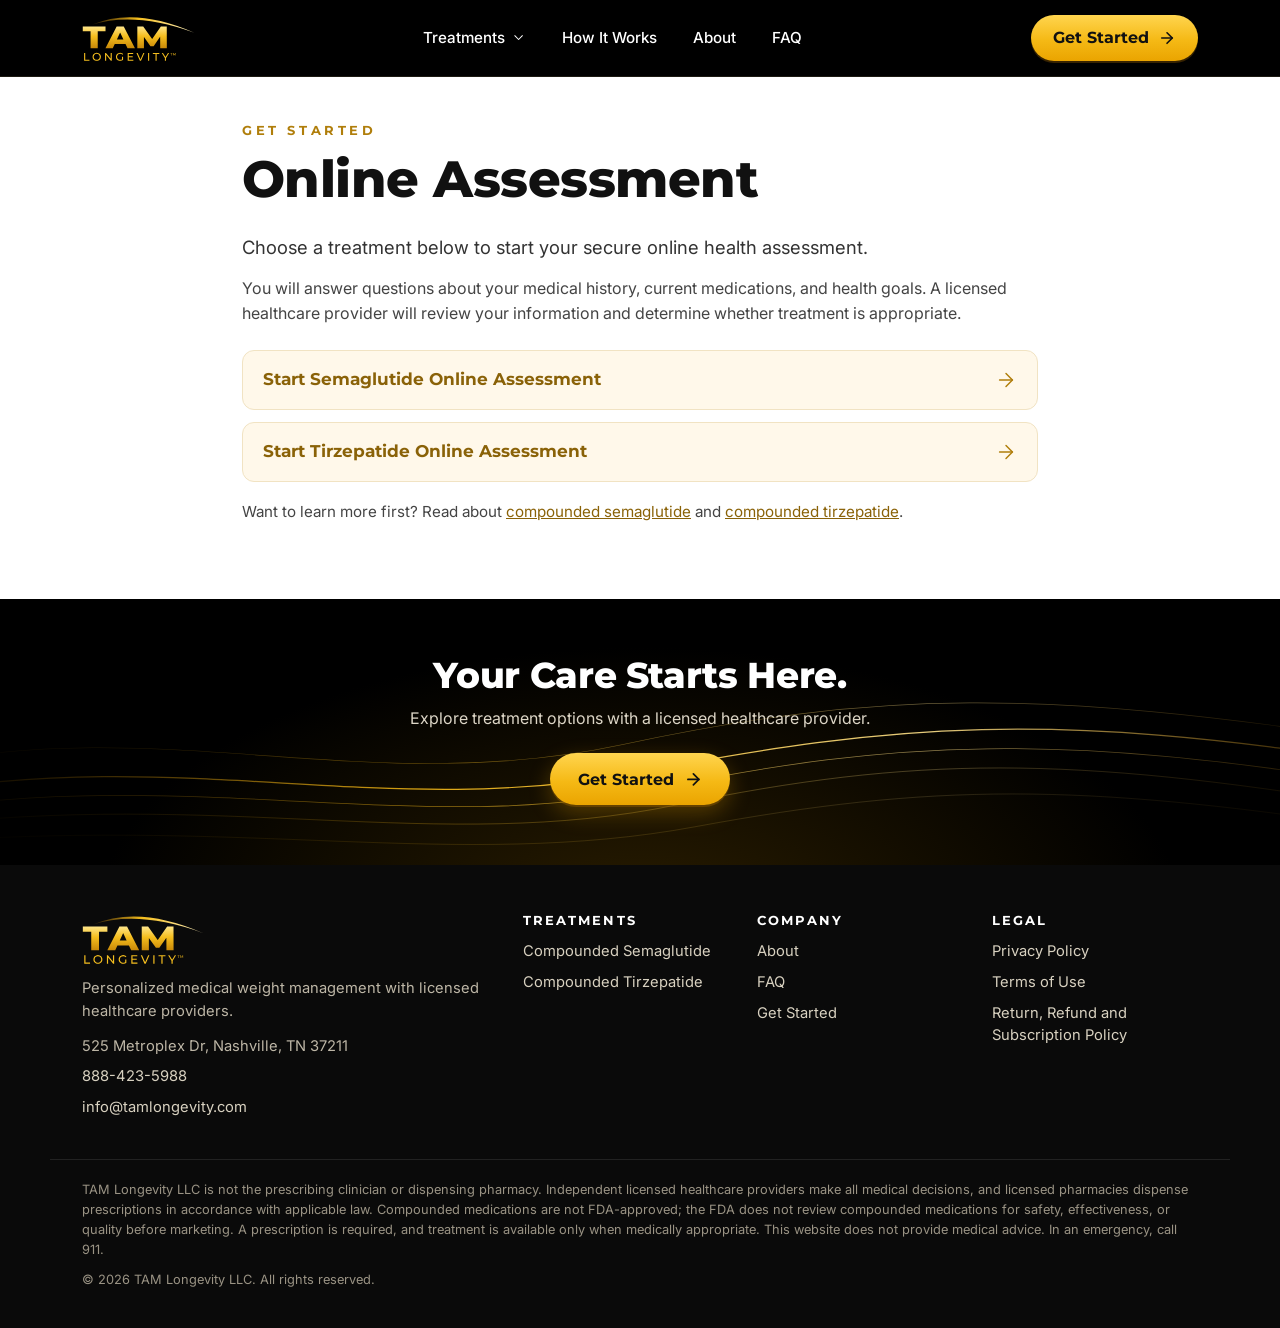
<file: get-started/index.html>
<!doctype html>
<html lang="en">
<head>
<meta charset="utf-8">
<script>document.documentElement.className="js"</script>
<meta name="viewport" content="width=device-width, initial-scale=1, viewport-fit=cover">
<title>Online Assessment | TAM Longevity</title>
<meta name="description" content="Start your TAM Longevity online health assessment.">
<meta name="robots" content="noindex, nofollow">
<link rel="canonical" href="https://tamlongevity.com/get-started/">
<meta name="theme-color" content="#000000">
<meta property="og:type" content="website">
<meta property="og:site_name" content="TAM Longevity">
<meta property="og:title" content="Online Assessment | TAM Longevity">
<meta property="og:description" content="Start your TAM Longevity online health assessment.">
<meta property="og:image" content="https://tamlongevity.com/assets/brand/og-image.png">
<meta name="twitter:card" content="summary_large_image">
<link rel="icon" href="../assets/brand/favicon.svg" type="image/svg+xml">
<link rel="icon" href="../assets/brand/favicon-32.png" sizes="32x32" type="image/png">
<link rel="apple-touch-icon" href="../assets/brand/apple-touch-icon.png">
<link rel="manifest" href="../site.webmanifest">
<link rel="preconnect" href="https://fonts.googleapis.com">
<link rel="preconnect" href="https://fonts.gstatic.com" crossorigin>
<link href="https://fonts.googleapis.com/css2?family=Inter:wght@400;500;600&family=Montserrat:wght@600;700;800&display=swap" rel="stylesheet">
<link rel="stylesheet" href="../assets/css/site.css">
<script src="../assets/js/site.js" defer></script>
</head>
<body>
<a class="skip" href="#main">Skip to content</a>
<header class="site-header">
  <div class="wrap header-row">
    <a class="logo" href="../" aria-label="TAM Longevity home"><img src="../assets/brand/tam-longevity-logo-gold.svg" alt="TAM Longevity" width="140" height="60"></a>
    <nav class="nav" id="site-nav" aria-label="Main">
      <div class="nav-group">
        <button class="nav-drop" aria-expanded="false" aria-controls="drop-treatments">Treatments<svg class="ico " viewBox="0 0 24 24" fill="none" stroke="currentColor" stroke-width="1.6" stroke-linecap="round" stroke-linejoin="round" aria-hidden="true"><path d="m6 9 6 6 6-6"/></svg></button>
        <div class="drop" id="drop-treatments"><a href="../semaglutide/">Compounded Semaglutide</a><a href="../tirzepatide/">Compounded Tirzepatide</a><a href="../">All Weight Management</a></div>
      </div>
      <a href="../#how-it-works">How It Works</a>
      <a href="../about/">About</a>
      <a href="../faq/">FAQ</a>
    </nav>
    <a class="btn btn-gold btn-sm header-cta" href="../get-started/">Get Started<svg class="ico " viewBox="0 0 24 24" fill="none" stroke="currentColor" stroke-width="1.6" stroke-linecap="round" stroke-linejoin="round" aria-hidden="true"><path d="M5 12h14"/><path d="m12 5 7 7-7 7"/></svg></a>
    <button class="menu-btn" aria-label="Open menu" aria-expanded="false" aria-controls="site-nav"><svg class="ico i-open" viewBox="0 0 24 24" fill="none" stroke="currentColor" stroke-width="1.6" stroke-linecap="round" stroke-linejoin="round" aria-hidden="true"><path d="M4 6h16M4 12h16M4 18h16"/></svg><svg class="ico i-close" viewBox="0 0 24 24" fill="none" stroke="currentColor" stroke-width="1.6" stroke-linecap="round" stroke-linejoin="round" aria-hidden="true"><path d="M18 6 6 18M6 6l12 12"/></svg></button>
  </div>
</header>
<main id="main">

<section class="simple">
  <div class="wrap narrow">
    <p class="eyebrow">Get Started</p>
    <h1>Online Assessment</h1>
    <p class="lead">Choose a treatment below to start your secure online health assessment.</p>
    <p>You will answer questions about your medical history, current medications, and health goals. A licensed healthcare provider will review your information and determine whether treatment is appropriate.</p>
    <div class="chooser"><a class="chooser-item" href="https://app.tamlongevity.com/f/glp-1-intake-form"><span>Start Semaglutide Online Assessment</span><svg class="ico " viewBox="0 0 24 24" fill="none" stroke="currentColor" stroke-width="1.6" stroke-linecap="round" stroke-linejoin="round" aria-hidden="true"><path d="M5 12h14"/><path d="m12 5 7 7-7 7"/></svg></a><a class="chooser-item" href="https://app.tamlongevity.com/f/tesamorelin-intake-form"><span>Start Tirzepatide Online Assessment</span><svg class="ico " viewBox="0 0 24 24" fill="none" stroke="currentColor" stroke-width="1.6" stroke-linecap="round" stroke-linejoin="round" aria-hidden="true"><path d="M5 12h14"/><path d="m12 5 7 7-7 7"/></svg></a></div>
    <p class="chooser-more">Want to learn more first? Read about <a href="../semaglutide/">compounded semaglutide</a> and <a href="../tirzepatide/">compounded tirzepatide</a>.</p>
  </div>
</section>
<section class="cta-band">
  <svg class="waves" viewBox="0 0 1400 340" preserveAspectRatio="none" aria-hidden="true">
  <defs><linearGradient id="wg" x1="0" x2="1"><stop offset="0" stop-color="#7a4f00" stop-opacity="0"/><stop offset=".35" stop-color="#f5b915"/><stop offset=".7" stop-color="#ffe28a"/><stop offset="1" stop-color="#c98908" stop-opacity=".2"/></linearGradient></defs>
  <path class="wave w0" d="M-100 210 C 200 120, 420 260, 700 170 S 1150 60, 1500 150" stroke="url(#wg)" stroke-width="2.2" fill="none" opacity="0.9"/>
  <path class="wave w1" d="M-100 240 C 220 160, 460 290, 720 200 S 1160 100, 1500 190" stroke="url(#wg)" stroke-width="1.4" fill="none" opacity="0.55"/>
  <path class="wave w2" d="M-100 270 C 240 200, 480 320, 740 230 S 1170 140, 1500 230" stroke="url(#wg)" stroke-width="1" fill="none" opacity="0.35"/>
  <path class="wave w3" d="M-100 160 C 180 60, 400 220, 680 120 S 1140 20, 1500 110" stroke="url(#wg)" stroke-width="1.2" fill="none" opacity="0.4"/>
  <path class="wave w4" d="M-100 300 C 260 250, 500 350, 760 270 S 1180 190, 1500 270" stroke="url(#wg)" stroke-width="0.8" fill="none" opacity="0.25"/>
</svg>
  <div class="wrap cta-inner reveal">
    <h2>Your Care Starts Here.</h2>
    <p>Explore treatment options with a licensed healthcare provider.</p>
    <a class="btn btn-gold " href="../get-started/">Get Started<svg class="ico " viewBox="0 0 24 24" fill="none" stroke="currentColor" stroke-width="1.6" stroke-linecap="round" stroke-linejoin="round" aria-hidden="true"><path d="M5 12h14"/><path d="m12 5 7 7-7 7"/></svg></a>
    
  </div>
</section>
</main>
<footer class="site-footer">
  <div class="wrap footer-grid">
    <div class="footer-brand">
      <img src="../assets/brand/tam-longevity-logo-gold.svg" alt="TAM Longevity" width="150" height="64" loading="lazy">
      <p>Personalized medical weight management with licensed healthcare providers.</p>
      <ul class="footer-contact"><li>525 Metroplex Dr, Nashville, TN 37211</li><li><a href="tel:8884235988">888-423-5988</a></li><li><a href="mailto:info@tamlongevity.com">info@tamlongevity.com</a></li></ul>
    </div>
    <div>
      <h3>Treatments</h3>
      <ul><li><a href="../semaglutide/">Compounded Semaglutide</a></li><li><a href="../tirzepatide/">Compounded Tirzepatide</a></li></ul>
    </div>
    <div>
      <h3>Company</h3>
      <ul><li><a href="../about/">About</a></li><li><a href="../faq/">FAQ</a></li><li><a href="../get-started/">Get Started</a></li></ul>
    </div>
    <div>
      <h3>Legal</h3>
      <ul><li><a href="../privacy-policy/">Privacy Policy</a></li><li><a href="../terms-of-use/">Terms of Use</a></li><li><a href="../return-refund-subscription-policy/">Return, Refund and Subscription Policy</a></li></ul>
    </div>
  </div>
  <div class="wrap footer-legal">
    <p>TAM Longevity LLC is not the prescribing clinician or dispensing pharmacy. Independent licensed healthcare providers make all medical decisions, and licensed pharmacies dispense prescriptions in accordance with applicable law. Compounded medications are not FDA-approved; the FDA does not review compounded medications for safety, effectiveness, or quality before marketing. A prescription is required, and treatment is available only when medically appropriate. This website does not provide medical advice. In an emergency, call 911.</p>
    <p>&copy; 2026 TAM Longevity LLC. All rights reserved.</p>
  </div>
</footer>

</body>
</html>
</file>
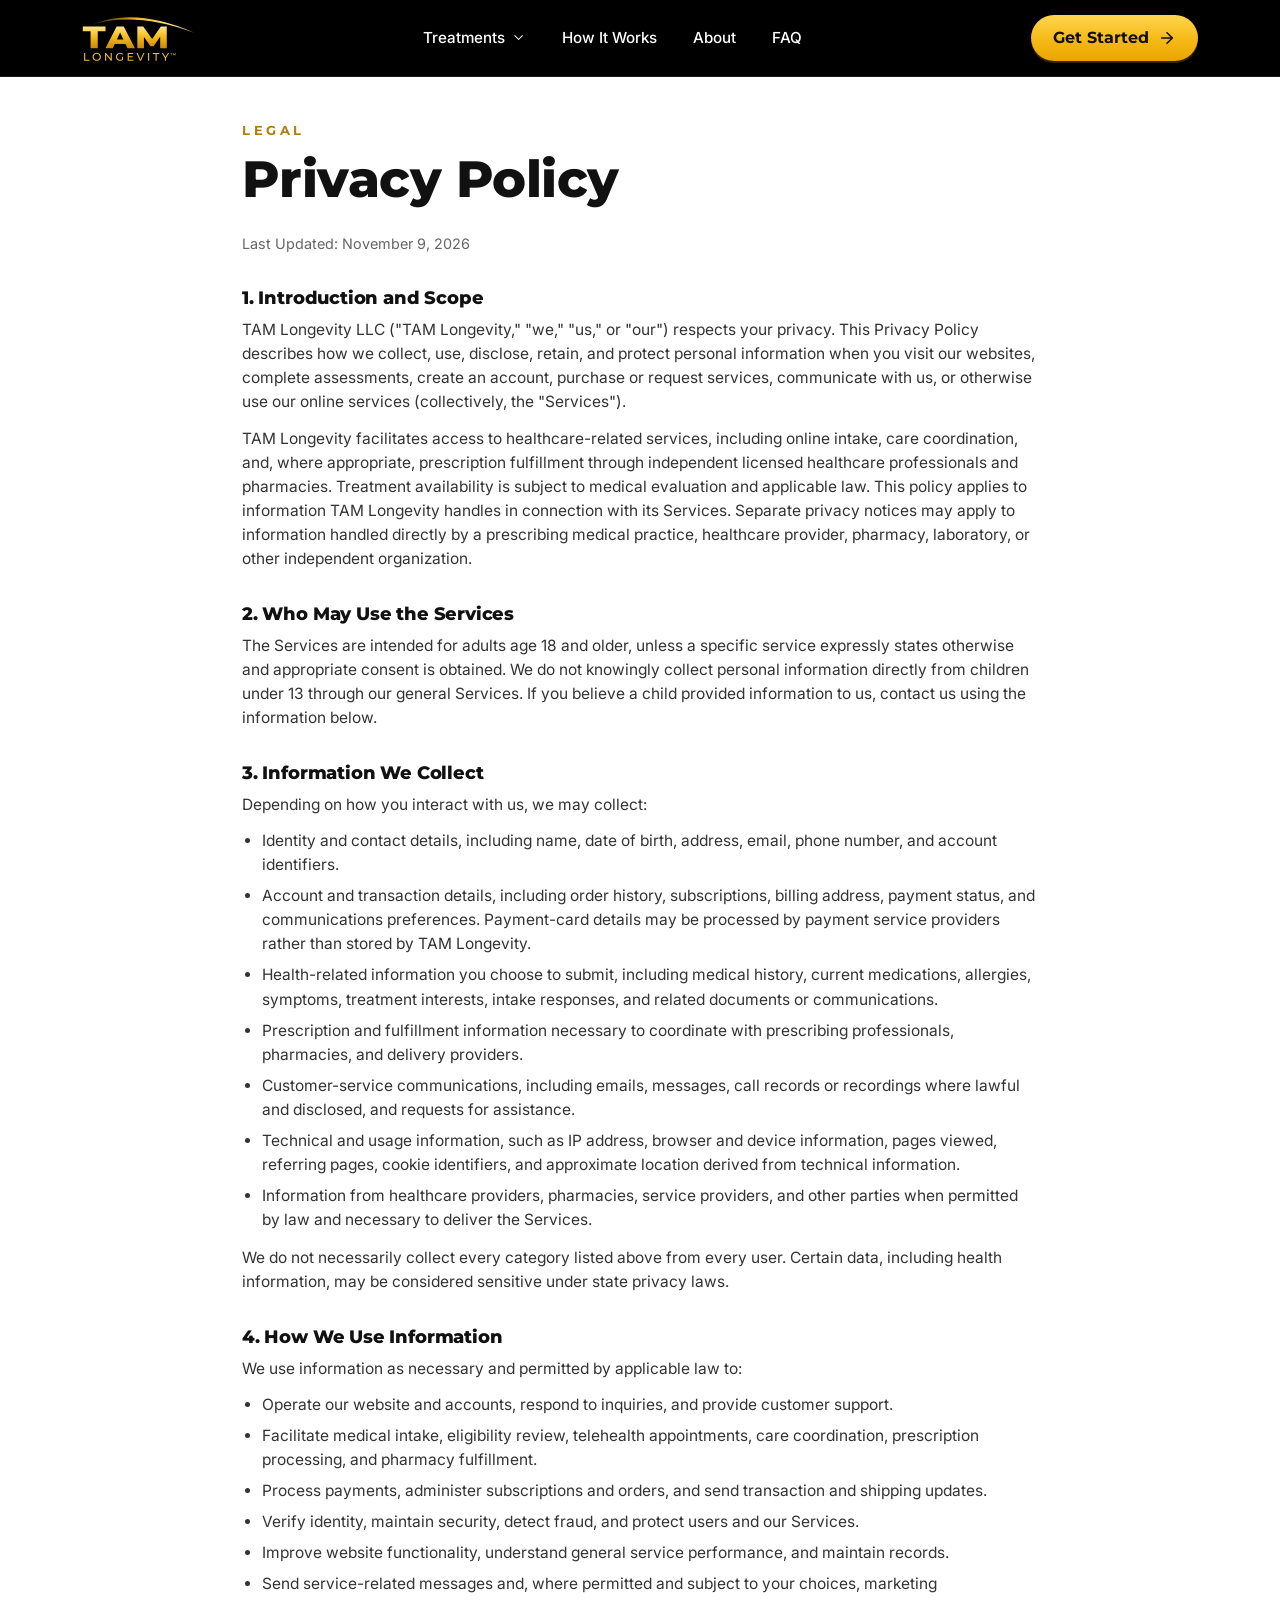
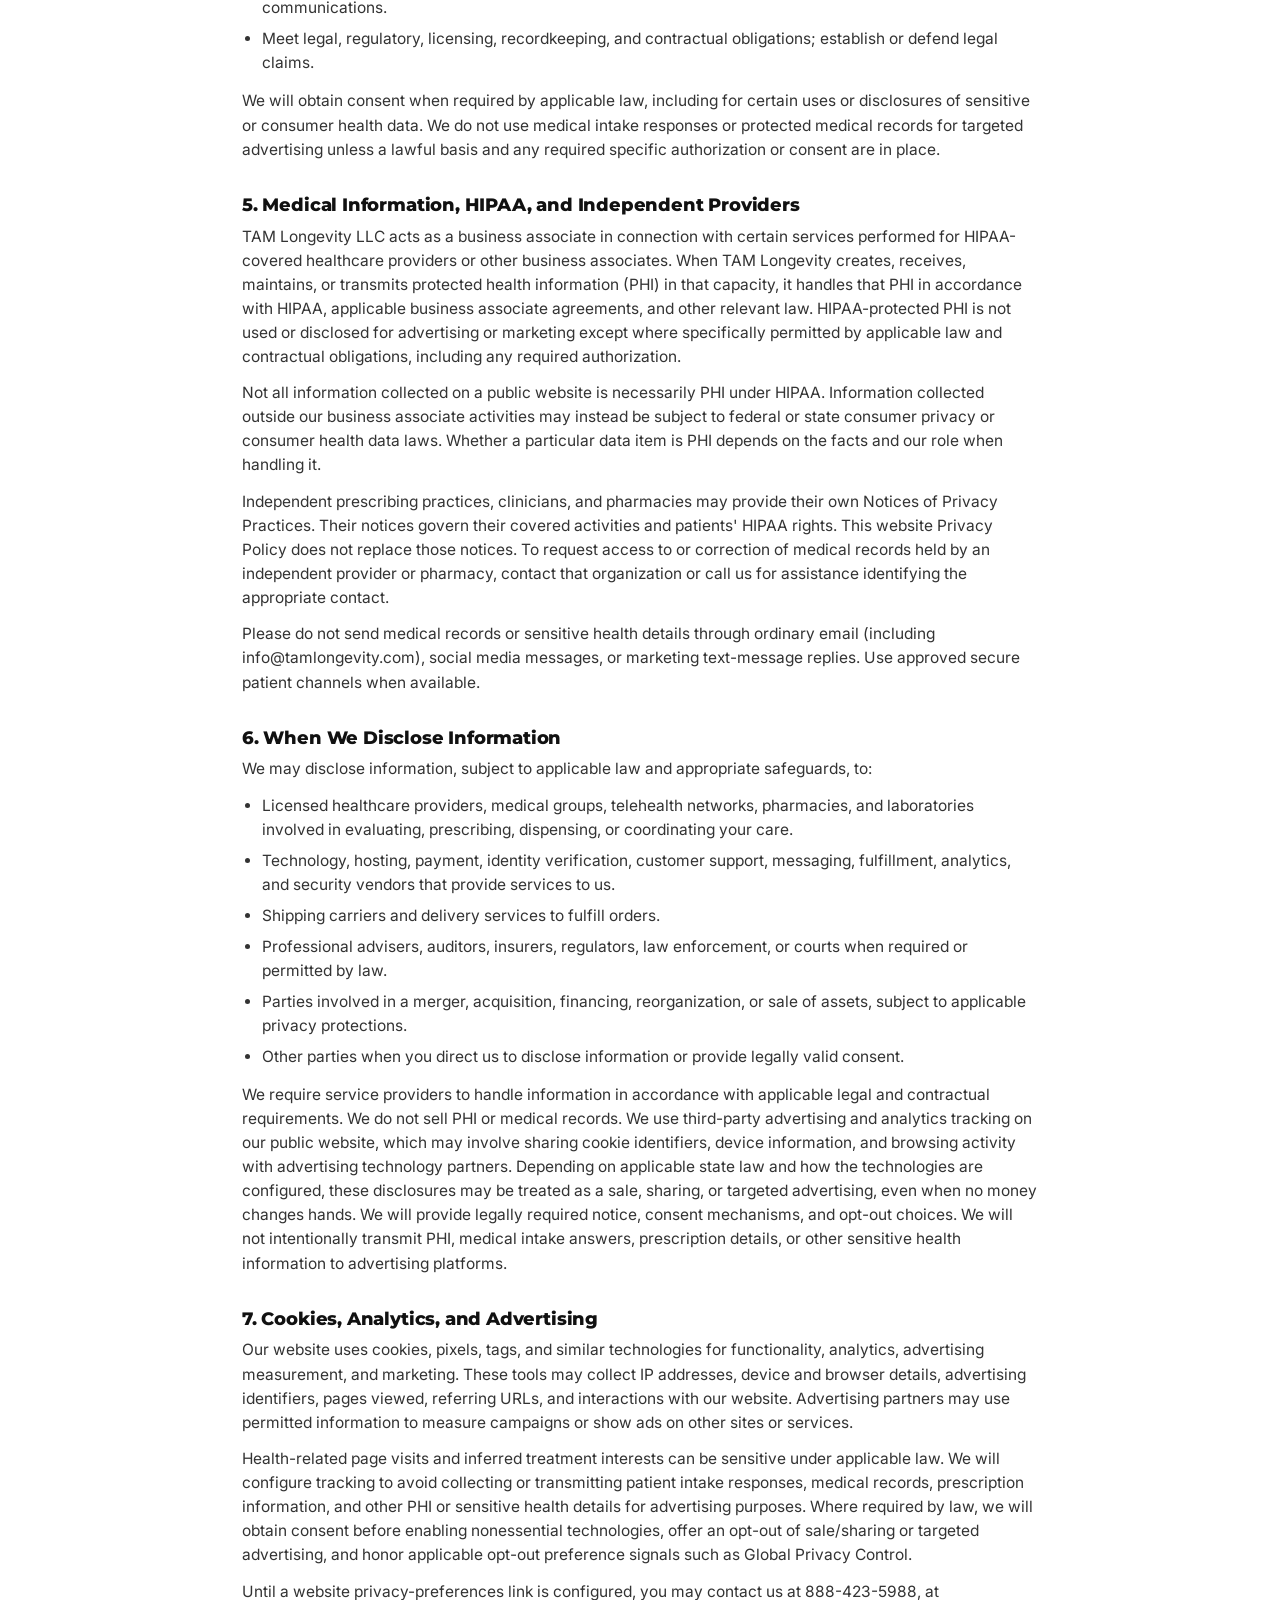
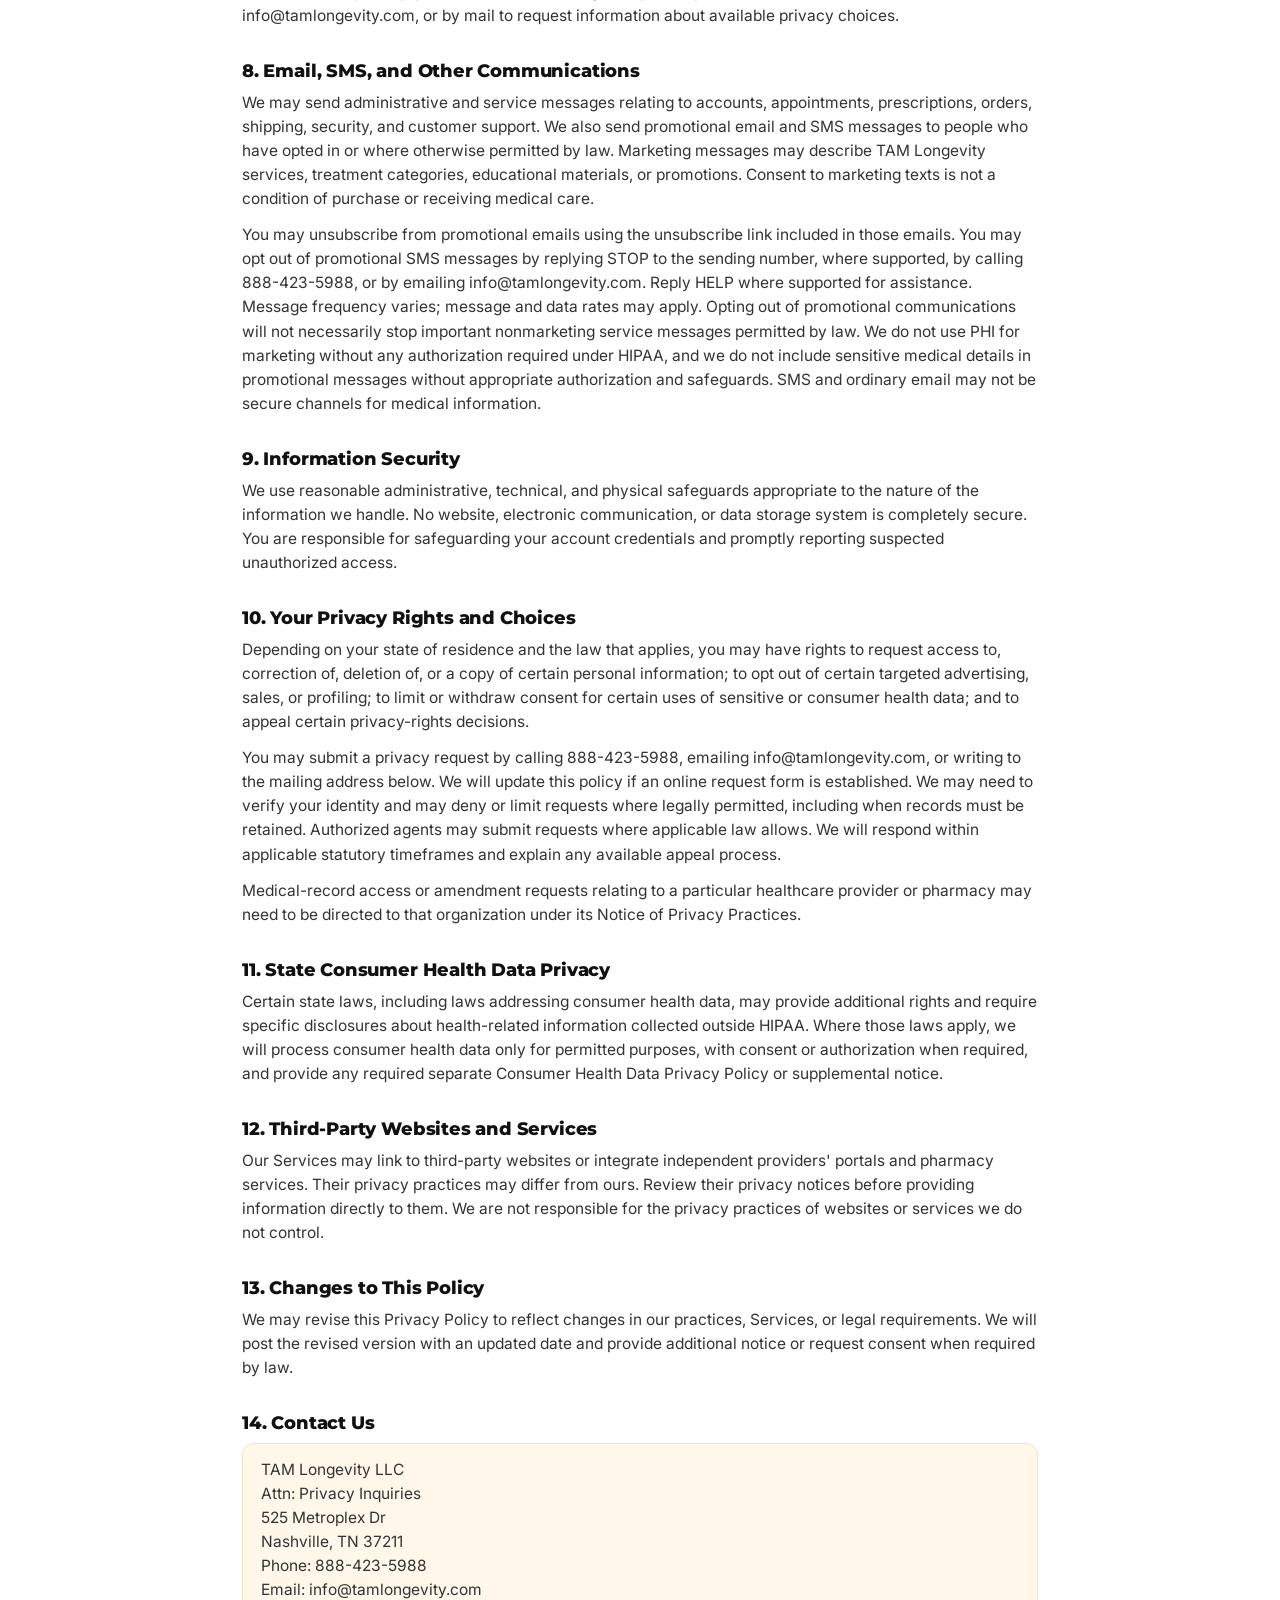
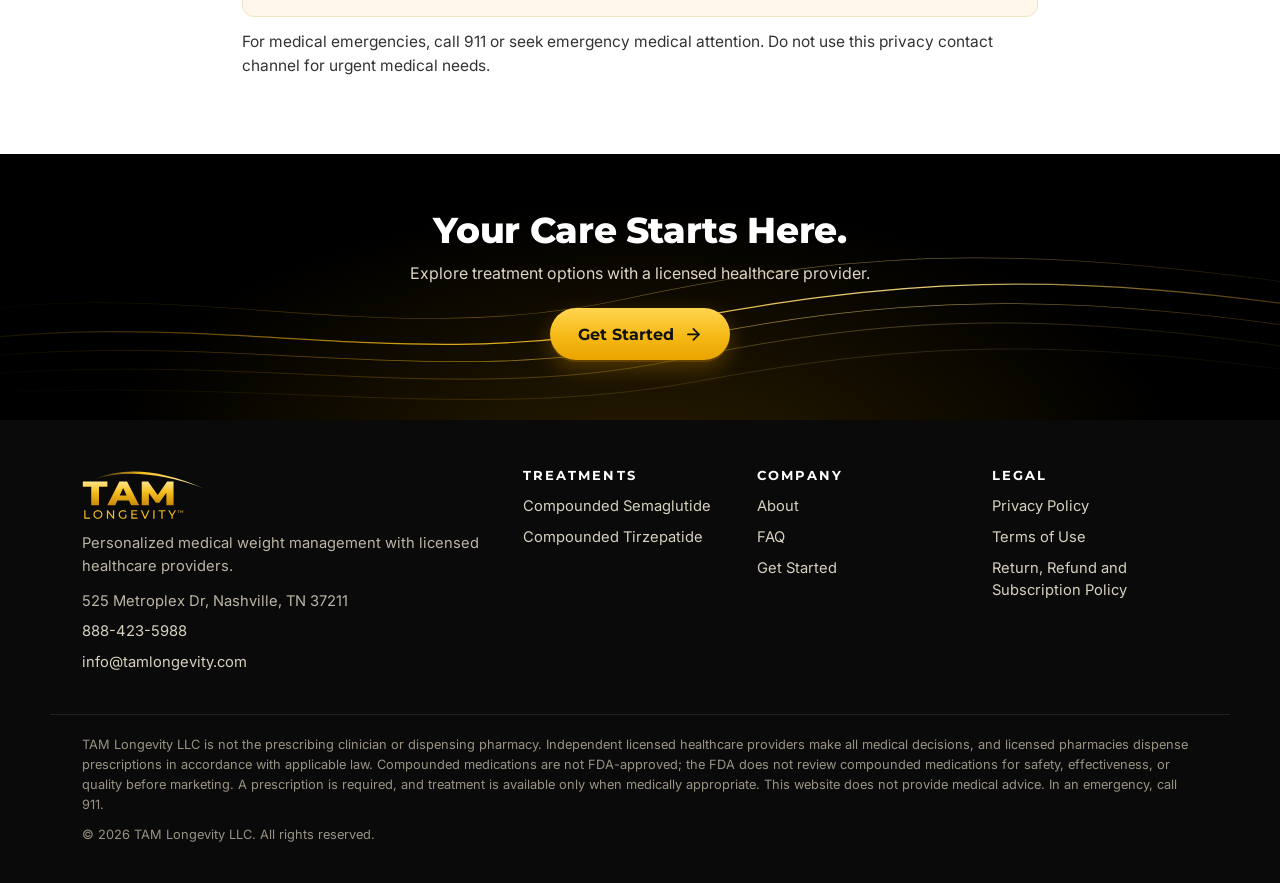
<file: privacy-policy/index.html>
<!doctype html>
<html lang="en">
<head>
<meta charset="utf-8">
<script>document.documentElement.className="js"</script>
<meta name="viewport" content="width=device-width, initial-scale=1, viewport-fit=cover">
<title>Privacy Policy | TAM Longevity</title>
<meta name="description" content="TAM Longevity LLC Privacy Policy.">
<meta name="robots" content="noindex, nofollow">
<link rel="canonical" href="https://tamlongevity.com/privacy-policy/">
<meta name="theme-color" content="#000000">
<meta property="og:type" content="website">
<meta property="og:site_name" content="TAM Longevity">
<meta property="og:title" content="Privacy Policy | TAM Longevity">
<meta property="og:description" content="TAM Longevity LLC Privacy Policy.">
<meta property="og:image" content="https://tamlongevity.com/assets/brand/og-image.png">
<meta name="twitter:card" content="summary_large_image">
<link rel="icon" href="../assets/brand/favicon.svg" type="image/svg+xml">
<link rel="icon" href="../assets/brand/favicon-32.png" sizes="32x32" type="image/png">
<link rel="apple-touch-icon" href="../assets/brand/apple-touch-icon.png">
<link rel="manifest" href="../site.webmanifest">
<link rel="preconnect" href="https://fonts.googleapis.com">
<link rel="preconnect" href="https://fonts.gstatic.com" crossorigin>
<link href="https://fonts.googleapis.com/css2?family=Inter:wght@400;500;600&family=Montserrat:wght@600;700;800&display=swap" rel="stylesheet">
<link rel="stylesheet" href="../assets/css/site.css">
<script src="../assets/js/site.js" defer></script>
</head>
<body>
<a class="skip" href="#main">Skip to content</a>
<header class="site-header">
  <div class="wrap header-row">
    <a class="logo" href="../" aria-label="TAM Longevity home"><img src="../assets/brand/tam-longevity-logo-gold.svg" alt="TAM Longevity" width="140" height="60"></a>
    <nav class="nav" id="site-nav" aria-label="Main">
      <div class="nav-group">
        <button class="nav-drop" aria-expanded="false" aria-controls="drop-treatments">Treatments<svg class="ico " viewBox="0 0 24 24" fill="none" stroke="currentColor" stroke-width="1.6" stroke-linecap="round" stroke-linejoin="round" aria-hidden="true"><path d="m6 9 6 6 6-6"/></svg></button>
        <div class="drop" id="drop-treatments"><a href="../semaglutide/">Compounded Semaglutide</a><a href="../tirzepatide/">Compounded Tirzepatide</a><a href="../">All Weight Management</a></div>
      </div>
      <a href="../#how-it-works">How It Works</a>
      <a href="../about/">About</a>
      <a href="../faq/">FAQ</a>
    </nav>
    <a class="btn btn-gold btn-sm header-cta" href="../get-started/">Get Started<svg class="ico " viewBox="0 0 24 24" fill="none" stroke="currentColor" stroke-width="1.6" stroke-linecap="round" stroke-linejoin="round" aria-hidden="true"><path d="M5 12h14"/><path d="m12 5 7 7-7 7"/></svg></a>
    <button class="menu-btn" aria-label="Open menu" aria-expanded="false" aria-controls="site-nav"><svg class="ico i-open" viewBox="0 0 24 24" fill="none" stroke="currentColor" stroke-width="1.6" stroke-linecap="round" stroke-linejoin="round" aria-hidden="true"><path d="M4 6h16M4 12h16M4 18h16"/></svg><svg class="ico i-close" viewBox="0 0 24 24" fill="none" stroke="currentColor" stroke-width="1.6" stroke-linecap="round" stroke-linejoin="round" aria-hidden="true"><path d="M18 6 6 18M6 6l12 12"/></svg></button>
  </div>
</header>
<main id="main">

<section class="simple">
  <div class="wrap narrow">
    <p class="eyebrow">Legal</p>
    <h1>Privacy Policy</h1>
    <div class="legal"><p class="updated">Last Updated: November 9, 2026</p>
    <h2>1. Introduction and Scope</h2>
    <p>TAM Longevity LLC ("TAM Longevity," "we," "us," or "our") respects your privacy. This Privacy Policy describes how we collect, use, disclose, retain, and protect personal information when you visit our websites, complete assessments, create an account, purchase or request services, communicate with us, or otherwise use our online services (collectively, the "Services").</p>
    <p>TAM Longevity facilitates access to healthcare-related services, including online intake, care coordination, and, where appropriate, prescription fulfillment through independent licensed healthcare professionals and pharmacies. Treatment availability is subject to medical evaluation and applicable law. This policy applies to information TAM Longevity handles in connection with its Services. Separate privacy notices may apply to information handled directly by a prescribing medical practice, healthcare provider, pharmacy, laboratory, or other independent organization.</p>
    <h2>2. Who May Use the Services</h2>
    <p>The Services are intended for adults age 18 and older, unless a specific service expressly states otherwise and appropriate consent is obtained. We do not knowingly collect personal information directly from children under 13 through our general Services. If you believe a child provided information to us, contact us using the information below.</p>
    <h2>3. Information We Collect</h2>
    <p>Depending on how you interact with us, we may collect:</p>
    <ul><li>Identity and contact details, including name, date of birth, address, email, phone number, and account identifiers.</li><li>Account and transaction details, including order history, subscriptions, billing address, payment status, and communications preferences. Payment-card details may be processed by payment service providers rather than stored by TAM Longevity.</li><li>Health-related information you choose to submit, including medical history, current medications, allergies, symptoms, treatment interests, intake responses, and related documents or communications.</li><li>Prescription and fulfillment information necessary to coordinate with prescribing professionals, pharmacies, and delivery providers.</li><li>Customer-service communications, including emails, messages, call records or recordings where lawful and disclosed, and requests for assistance.</li><li>Technical and usage information, such as IP address, browser and device information, pages viewed, referring pages, cookie identifiers, and approximate location derived from technical information.</li><li>Information from healthcare providers, pharmacies, service providers, and other parties when permitted by law and necessary to deliver the Services.</li></ul>
    <p>We do not necessarily collect every category listed above from every user. Certain data, including health information, may be considered sensitive under state privacy laws.</p>
    <h2>4. How We Use Information</h2>
    <p>We use information as necessary and permitted by applicable law to:</p>
    <ul><li>Operate our website and accounts, respond to inquiries, and provide customer support.</li><li>Facilitate medical intake, eligibility review, telehealth appointments, care coordination, prescription processing, and pharmacy fulfillment.</li><li>Process payments, administer subscriptions and orders, and send transaction and shipping updates.</li><li>Verify identity, maintain security, detect fraud, and protect users and our Services.</li><li>Improve website functionality, understand general service performance, and maintain records.</li><li>Send service-related messages and, where permitted and subject to your choices, marketing communications.</li><li>Meet legal, regulatory, licensing, recordkeeping, and contractual obligations; establish or defend legal claims.</li></ul>
    <p>We will obtain consent when required by applicable law, including for certain uses or disclosures of sensitive or consumer health data. We do not use medical intake responses or protected medical records for targeted advertising unless a lawful basis and any required specific authorization or consent are in place.</p>
    <h2>5. Medical Information, HIPAA, and Independent Providers</h2>
    <p>TAM Longevity LLC acts as a business associate in connection with certain services performed for HIPAA-covered healthcare providers or other business associates. When TAM Longevity creates, receives, maintains, or transmits protected health information (PHI) in that capacity, it handles that PHI in accordance with HIPAA, applicable business associate agreements, and other relevant law. HIPAA-protected PHI is not used or disclosed for advertising or marketing except where specifically permitted by applicable law and contractual obligations, including any required authorization.</p>
    <p>Not all information collected on a public website is necessarily PHI under HIPAA. Information collected outside our business associate activities may instead be subject to federal or state consumer privacy or consumer health data laws. Whether a particular data item is PHI depends on the facts and our role when handling it.</p>
    <p>Independent prescribing practices, clinicians, and pharmacies may provide their own Notices of Privacy Practices. Their notices govern their covered activities and patients' HIPAA rights. This website Privacy Policy does not replace those notices. To request access to or correction of medical records held by an independent provider or pharmacy, contact that organization or call us for assistance identifying the appropriate contact.</p>
    <p>Please do not send medical records or sensitive health details through ordinary email (including info@tamlongevity.com), social media messages, or marketing text-message replies. Use approved secure patient channels when available.</p>
    <h2>6. When We Disclose Information</h2>
    <p>We may disclose information, subject to applicable law and appropriate safeguards, to:</p>
    <ul><li>Licensed healthcare providers, medical groups, telehealth networks, pharmacies, and laboratories involved in evaluating, prescribing, dispensing, or coordinating your care.</li><li>Technology, hosting, payment, identity verification, customer support, messaging, fulfillment, analytics, and security vendors that provide services to us.</li><li>Shipping carriers and delivery services to fulfill orders.</li><li>Professional advisers, auditors, insurers, regulators, law enforcement, or courts when required or permitted by law.</li><li>Parties involved in a merger, acquisition, financing, reorganization, or sale of assets, subject to applicable privacy protections.</li><li>Other parties when you direct us to disclose information or provide legally valid consent.</li></ul>
    <p>We require service providers to handle information in accordance with applicable legal and contractual requirements. We do not sell PHI or medical records. We use third-party advertising and analytics tracking on our public website, which may involve sharing cookie identifiers, device information, and browsing activity with advertising technology partners. Depending on applicable state law and how the technologies are configured, these disclosures may be treated as a sale, sharing, or targeted advertising, even when no money changes hands. We will provide legally required notice, consent mechanisms, and opt-out choices. We will not intentionally transmit PHI, medical intake answers, prescription details, or other sensitive health information to advertising platforms.</p>
    <h2>7. Cookies, Analytics, and Advertising</h2>
    <p>Our website uses cookies, pixels, tags, and similar technologies for functionality, analytics, advertising measurement, and marketing. These tools may collect IP addresses, device and browser details, advertising identifiers, pages viewed, referring URLs, and interactions with our website. Advertising partners may use permitted information to measure campaigns or show ads on other sites or services.</p>
    <p>Health-related page visits and inferred treatment interests can be sensitive under applicable law. We will configure tracking to avoid collecting or transmitting patient intake responses, medical records, prescription information, and other PHI or sensitive health details for advertising purposes. Where required by law, we will obtain consent before enabling nonessential technologies, offer an opt-out of sale/sharing or targeted advertising, and honor applicable opt-out preference signals such as Global Privacy Control.</p>
    <p>Until a website privacy-preferences link is configured, you may contact us at 888-423-5988, at info@tamlongevity.com, or by mail to request information about available privacy choices.</p>
    <h2>8. Email, SMS, and Other Communications</h2>
    <p>We may send administrative and service messages relating to accounts, appointments, prescriptions, orders, shipping, security, and customer support. We also send promotional email and SMS messages to people who have opted in or where otherwise permitted by law. Marketing messages may describe TAM Longevity services, treatment categories, educational materials, or promotions. Consent to marketing texts is not a condition of purchase or receiving medical care.</p>
    <p>You may unsubscribe from promotional emails using the unsubscribe link included in those emails. You may opt out of promotional SMS messages by replying STOP to the sending number, where supported, by calling 888-423-5988, or by emailing info@tamlongevity.com. Reply HELP where supported for assistance. Message frequency varies; message and data rates may apply. Opting out of promotional communications will not necessarily stop important nonmarketing service messages permitted by law. We do not use PHI for marketing without any authorization required under HIPAA, and we do not include sensitive medical details in promotional messages without appropriate authorization and safeguards. SMS and ordinary email may not be secure channels for medical information.</p>
    <h2>9. Information Security</h2>
    <p>We use reasonable administrative, technical, and physical safeguards appropriate to the nature of the information we handle. No website, electronic communication, or data storage system is completely secure. You are responsible for safeguarding your account credentials and promptly reporting suspected unauthorized access.</p>
    <h2>10. Your Privacy Rights and Choices</h2>
    <p>Depending on your state of residence and the law that applies, you may have rights to request access to, correction of, deletion of, or a copy of certain personal information; to opt out of certain targeted advertising, sales, or profiling; to limit or withdraw consent for certain uses of sensitive or consumer health data; and to appeal certain privacy-rights decisions.</p>
    <p>You may submit a privacy request by calling 888-423-5988, emailing info@tamlongevity.com, or writing to the mailing address below. We will update this policy if an online request form is established. We may need to verify your identity and may deny or limit requests where legally permitted, including when records must be retained. Authorized agents may submit requests where applicable law allows. We will respond within applicable statutory timeframes and explain any available appeal process.</p>
    <p>Medical-record access or amendment requests relating to a particular healthcare provider or pharmacy may need to be directed to that organization under its Notice of Privacy Practices.</p>
    <h2>11. State Consumer Health Data Privacy</h2>
    <p>Certain state laws, including laws addressing consumer health data, may provide additional rights and require specific disclosures about health-related information collected outside HIPAA. Where those laws apply, we will process consumer health data only for permitted purposes, with consent or authorization when required, and provide any required separate Consumer Health Data Privacy Policy or supplemental notice.</p>
    <h2>12. Third-Party Websites and Services</h2>
    <p>Our Services may link to third-party websites or integrate independent providers' portals and pharmacy services. Their privacy practices may differ from ours. Review their privacy notices before providing information directly to them. We are not responsible for the privacy practices of websites or services we do not control.</p>
    <h2>13. Changes to This Policy</h2>
    <p>We may revise this Privacy Policy to reflect changes in our practices, Services, or legal requirements. We will post the revised version with an updated date and provide additional notice or request consent when required by law.</p>
    <h2>14. Contact Us</h2>
    <p class="address">TAM Longevity LLC<br>Attn: Privacy Inquiries<br>525 Metroplex Dr<br>Nashville, TN 37211<br>Phone: 888-423-5988<br>Email: info@tamlongevity.com</p>
    <p>For medical emergencies, call 911 or seek emergency medical attention. Do not use this privacy contact channel for urgent medical needs.</p></div>
  </div>
</section>
<section class="cta-band">
  <svg class="waves" viewBox="0 0 1400 340" preserveAspectRatio="none" aria-hidden="true">
  <defs><linearGradient id="wg" x1="0" x2="1"><stop offset="0" stop-color="#7a4f00" stop-opacity="0"/><stop offset=".35" stop-color="#f5b915"/><stop offset=".7" stop-color="#ffe28a"/><stop offset="1" stop-color="#c98908" stop-opacity=".2"/></linearGradient></defs>
  <path class="wave w0" d="M-100 210 C 200 120, 420 260, 700 170 S 1150 60, 1500 150" stroke="url(#wg)" stroke-width="2.2" fill="none" opacity="0.9"/>
  <path class="wave w1" d="M-100 240 C 220 160, 460 290, 720 200 S 1160 100, 1500 190" stroke="url(#wg)" stroke-width="1.4" fill="none" opacity="0.55"/>
  <path class="wave w2" d="M-100 270 C 240 200, 480 320, 740 230 S 1170 140, 1500 230" stroke="url(#wg)" stroke-width="1" fill="none" opacity="0.35"/>
  <path class="wave w3" d="M-100 160 C 180 60, 400 220, 680 120 S 1140 20, 1500 110" stroke="url(#wg)" stroke-width="1.2" fill="none" opacity="0.4"/>
  <path class="wave w4" d="M-100 300 C 260 250, 500 350, 760 270 S 1180 190, 1500 270" stroke="url(#wg)" stroke-width="0.8" fill="none" opacity="0.25"/>
</svg>
  <div class="wrap cta-inner reveal">
    <h2>Your Care Starts Here.</h2>
    <p>Explore treatment options with a licensed healthcare provider.</p>
    <a class="btn btn-gold " href="../get-started/">Get Started<svg class="ico " viewBox="0 0 24 24" fill="none" stroke="currentColor" stroke-width="1.6" stroke-linecap="round" stroke-linejoin="round" aria-hidden="true"><path d="M5 12h14"/><path d="m12 5 7 7-7 7"/></svg></a>
    
  </div>
</section>
</main>
<footer class="site-footer">
  <div class="wrap footer-grid">
    <div class="footer-brand">
      <img src="../assets/brand/tam-longevity-logo-gold.svg" alt="TAM Longevity" width="150" height="64" loading="lazy">
      <p>Personalized medical weight management with licensed healthcare providers.</p>
      <ul class="footer-contact"><li>525 Metroplex Dr, Nashville, TN 37211</li><li><a href="tel:8884235988">888-423-5988</a></li><li><a href="mailto:info@tamlongevity.com">info@tamlongevity.com</a></li></ul>
    </div>
    <div>
      <h3>Treatments</h3>
      <ul><li><a href="../semaglutide/">Compounded Semaglutide</a></li><li><a href="../tirzepatide/">Compounded Tirzepatide</a></li></ul>
    </div>
    <div>
      <h3>Company</h3>
      <ul><li><a href="../about/">About</a></li><li><a href="../faq/">FAQ</a></li><li><a href="../get-started/">Get Started</a></li></ul>
    </div>
    <div>
      <h3>Legal</h3>
      <ul><li><a href="../privacy-policy/">Privacy Policy</a></li><li><a href="../terms-of-use/">Terms of Use</a></li><li><a href="../return-refund-subscription-policy/">Return, Refund and Subscription Policy</a></li></ul>
    </div>
  </div>
  <div class="wrap footer-legal">
    <p>TAM Longevity LLC is not the prescribing clinician or dispensing pharmacy. Independent licensed healthcare providers make all medical decisions, and licensed pharmacies dispense prescriptions in accordance with applicable law. Compounded medications are not FDA-approved; the FDA does not review compounded medications for safety, effectiveness, or quality before marketing. A prescription is required, and treatment is available only when medically appropriate. This website does not provide medical advice. In an emergency, call 911.</p>
    <p>&copy; 2026 TAM Longevity LLC. All rights reserved.</p>
  </div>
</footer>

</body>
</html>
</file>
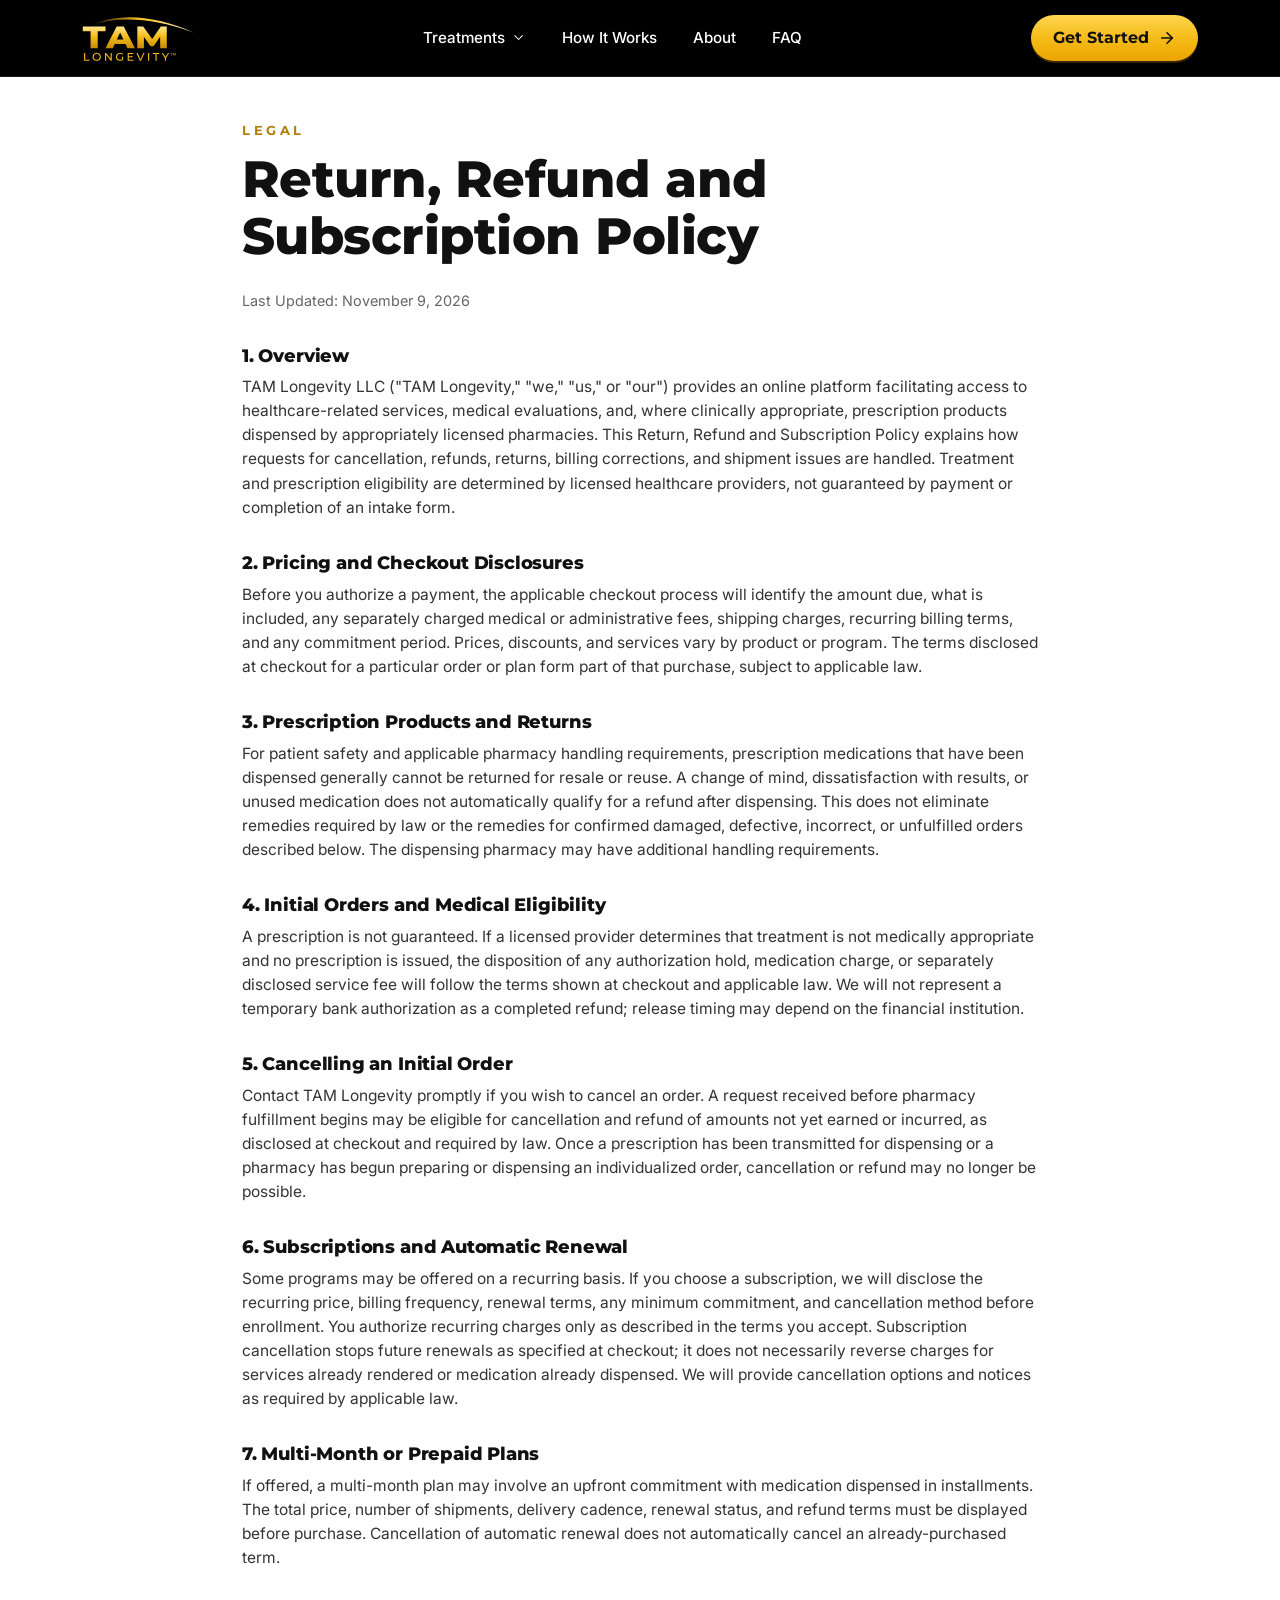
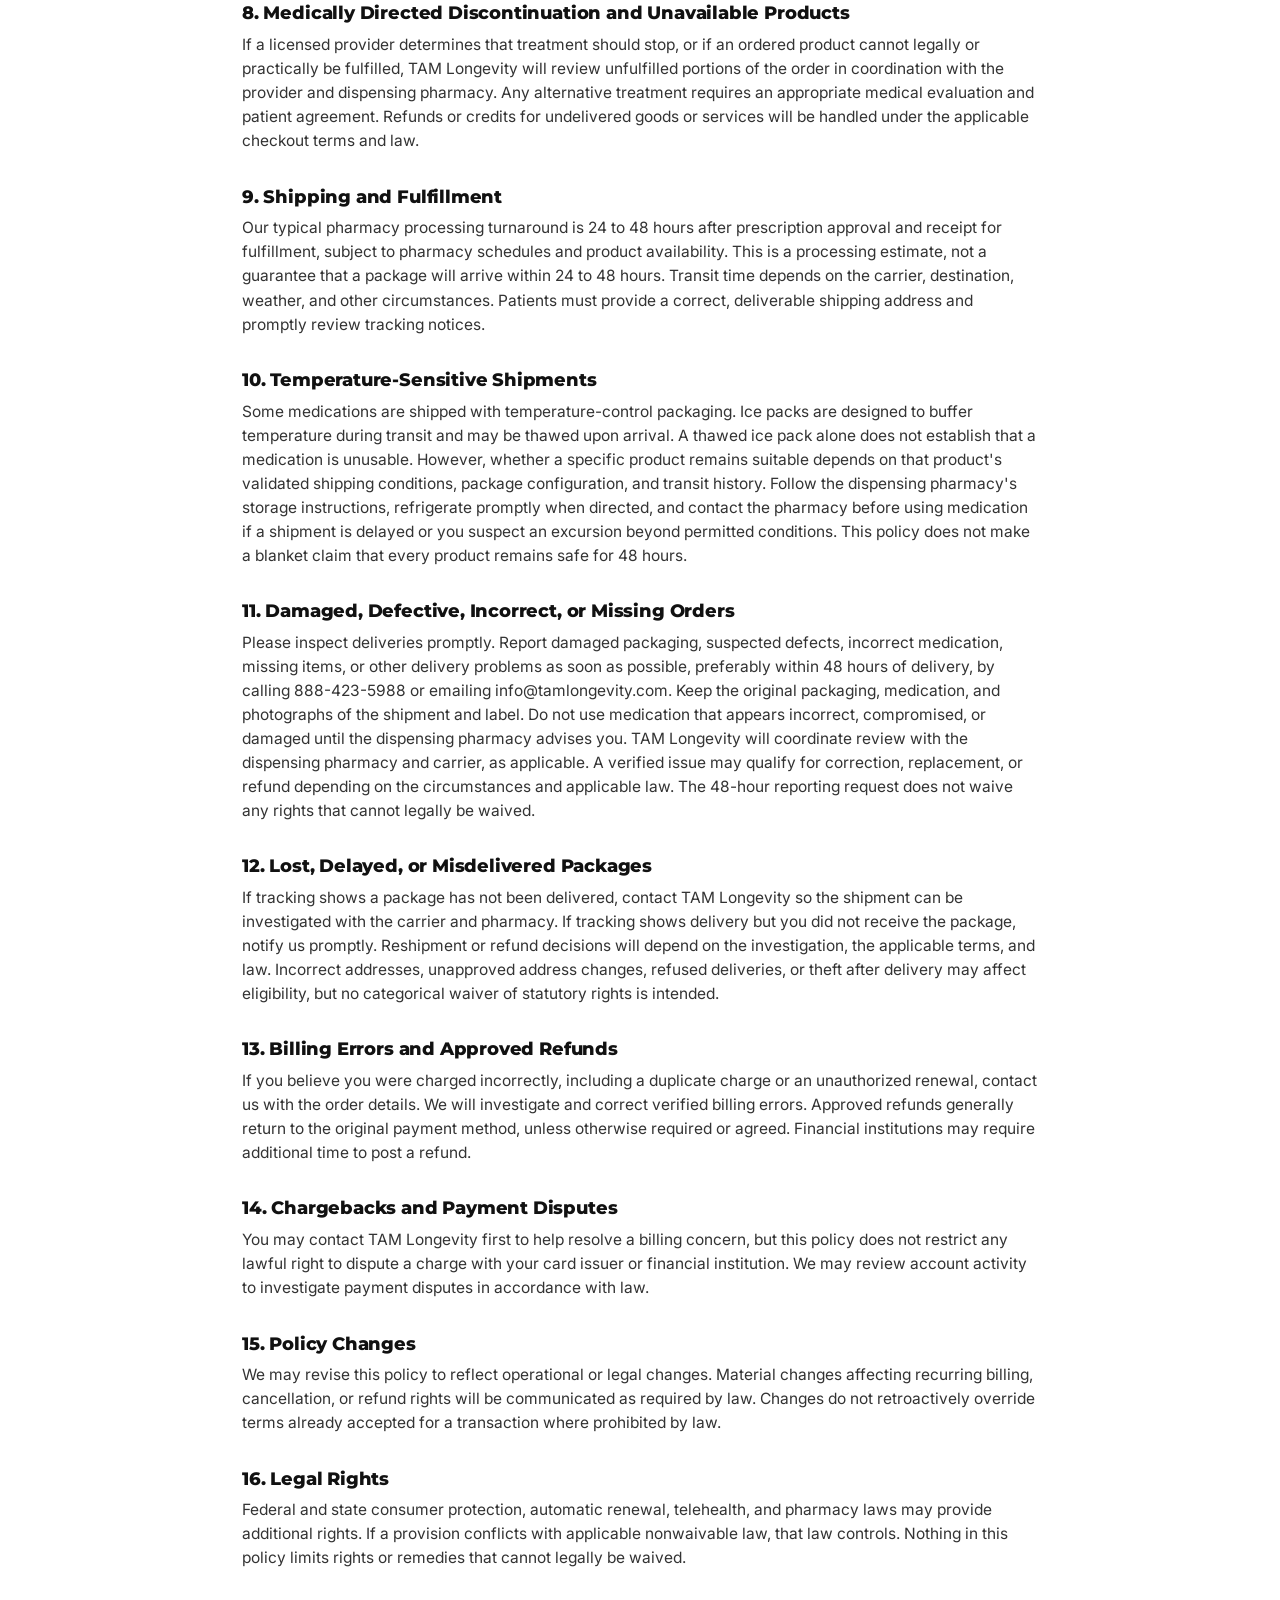
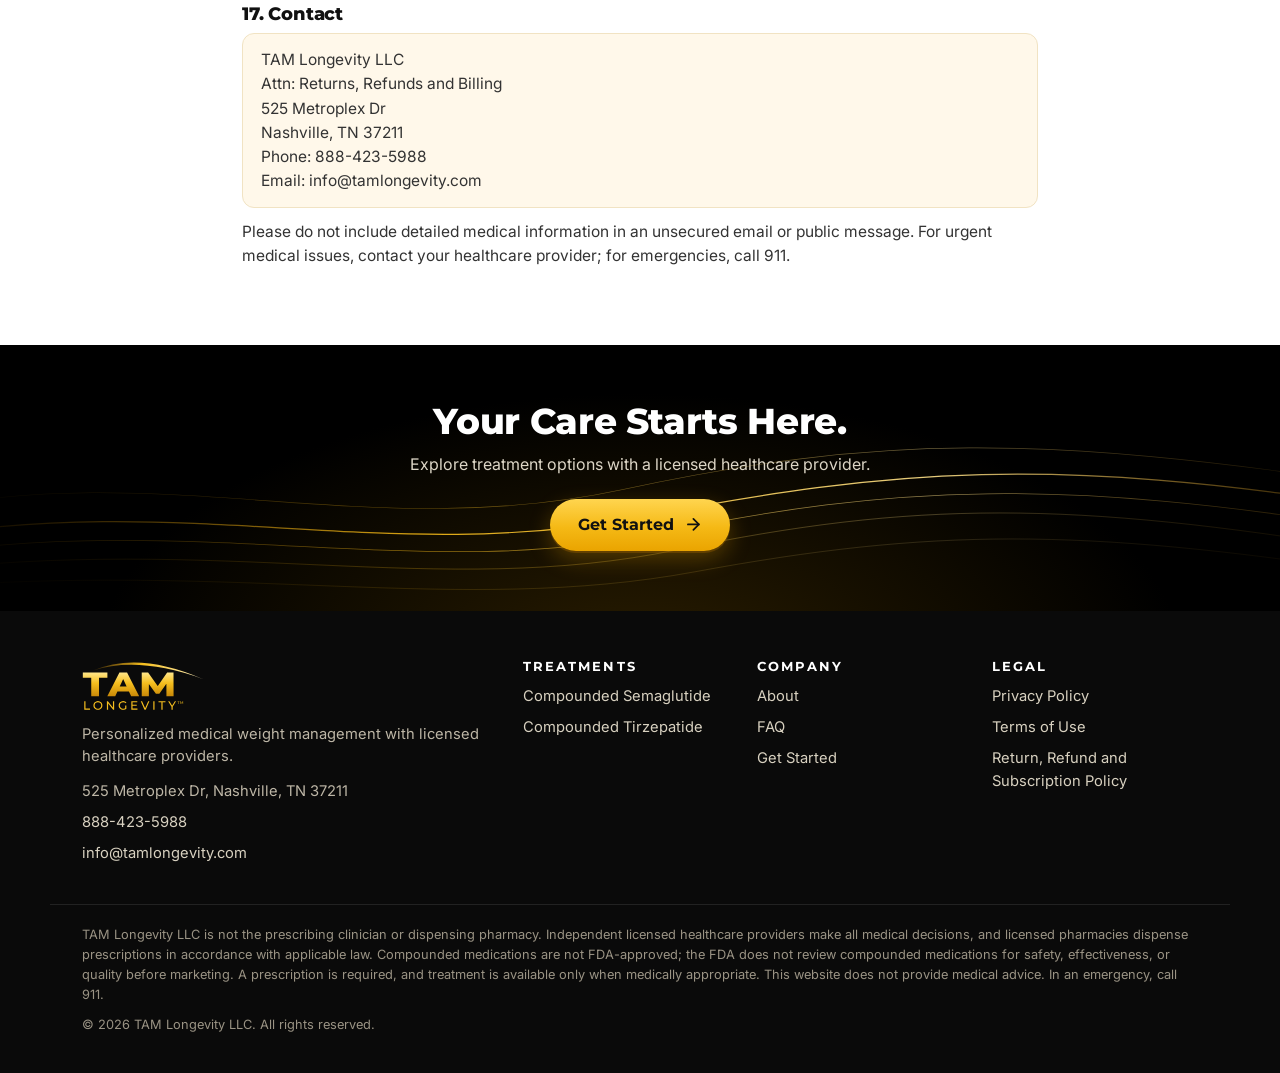
<file: return-refund-subscription-policy/index.html>
<!doctype html>
<html lang="en">
<head>
<meta charset="utf-8">
<script>document.documentElement.className="js"</script>
<meta name="viewport" content="width=device-width, initial-scale=1, viewport-fit=cover">
<title>Return, Refund and Subscription Policy | TAM Longevity</title>
<meta name="description" content="TAM Longevity LLC Return, Refund and Subscription Policy.">
<meta name="robots" content="noindex, nofollow">
<link rel="canonical" href="https://tamlongevity.com/return-refund-subscription-policy/">
<meta name="theme-color" content="#000000">
<meta property="og:type" content="website">
<meta property="og:site_name" content="TAM Longevity">
<meta property="og:title" content="Return, Refund and Subscription Policy | TAM Longevity">
<meta property="og:description" content="TAM Longevity LLC Return, Refund and Subscription Policy.">
<meta property="og:image" content="https://tamlongevity.com/assets/brand/og-image.png">
<meta name="twitter:card" content="summary_large_image">
<link rel="icon" href="../assets/brand/favicon.svg" type="image/svg+xml">
<link rel="icon" href="../assets/brand/favicon-32.png" sizes="32x32" type="image/png">
<link rel="apple-touch-icon" href="../assets/brand/apple-touch-icon.png">
<link rel="manifest" href="../site.webmanifest">
<link rel="preconnect" href="https://fonts.googleapis.com">
<link rel="preconnect" href="https://fonts.gstatic.com" crossorigin>
<link href="https://fonts.googleapis.com/css2?family=Inter:wght@400;500;600&family=Montserrat:wght@600;700;800&display=swap" rel="stylesheet">
<link rel="stylesheet" href="../assets/css/site.css">
<script src="../assets/js/site.js" defer></script>
</head>
<body>
<a class="skip" href="#main">Skip to content</a>
<header class="site-header">
  <div class="wrap header-row">
    <a class="logo" href="../" aria-label="TAM Longevity home"><img src="../assets/brand/tam-longevity-logo-gold.svg" alt="TAM Longevity" width="140" height="60"></a>
    <nav class="nav" id="site-nav" aria-label="Main">
      <div class="nav-group">
        <button class="nav-drop" aria-expanded="false" aria-controls="drop-treatments">Treatments<svg class="ico " viewBox="0 0 24 24" fill="none" stroke="currentColor" stroke-width="1.6" stroke-linecap="round" stroke-linejoin="round" aria-hidden="true"><path d="m6 9 6 6 6-6"/></svg></button>
        <div class="drop" id="drop-treatments"><a href="../semaglutide/">Compounded Semaglutide</a><a href="../tirzepatide/">Compounded Tirzepatide</a><a href="../">All Weight Management</a></div>
      </div>
      <a href="../#how-it-works">How It Works</a>
      <a href="../about/">About</a>
      <a href="../faq/">FAQ</a>
    </nav>
    <a class="btn btn-gold btn-sm header-cta" href="../get-started/">Get Started<svg class="ico " viewBox="0 0 24 24" fill="none" stroke="currentColor" stroke-width="1.6" stroke-linecap="round" stroke-linejoin="round" aria-hidden="true"><path d="M5 12h14"/><path d="m12 5 7 7-7 7"/></svg></a>
    <button class="menu-btn" aria-label="Open menu" aria-expanded="false" aria-controls="site-nav"><svg class="ico i-open" viewBox="0 0 24 24" fill="none" stroke="currentColor" stroke-width="1.6" stroke-linecap="round" stroke-linejoin="round" aria-hidden="true"><path d="M4 6h16M4 12h16M4 18h16"/></svg><svg class="ico i-close" viewBox="0 0 24 24" fill="none" stroke="currentColor" stroke-width="1.6" stroke-linecap="round" stroke-linejoin="round" aria-hidden="true"><path d="M18 6 6 18M6 6l12 12"/></svg></button>
  </div>
</header>
<main id="main">

<section class="simple">
  <div class="wrap narrow">
    <p class="eyebrow">Legal</p>
    <h1>Return, Refund and Subscription Policy</h1>
    <div class="legal"><p class="updated">Last Updated: November 9, 2026</p>
    <h2>1. Overview</h2>
    <p>TAM Longevity LLC ("TAM Longevity," "we," "us," or "our") provides an online platform facilitating access to healthcare-related services, medical evaluations, and, where clinically appropriate, prescription products dispensed by appropriately licensed pharmacies. This Return, Refund and Subscription Policy explains how requests for cancellation, refunds, returns, billing corrections, and shipment issues are handled. Treatment and prescription eligibility are determined by licensed healthcare providers, not guaranteed by payment or completion of an intake form.</p>
    <h2>2. Pricing and Checkout Disclosures</h2>
    <p>Before you authorize a payment, the applicable checkout process will identify the amount due, what is included, any separately charged medical or administrative fees, shipping charges, recurring billing terms, and any commitment period. Prices, discounts, and services vary by product or program. The terms disclosed at checkout for a particular order or plan form part of that purchase, subject to applicable law.</p>
    <h2>3. Prescription Products and Returns</h2>
    <p>For patient safety and applicable pharmacy handling requirements, prescription medications that have been dispensed generally cannot be returned for resale or reuse. A change of mind, dissatisfaction with results, or unused medication does not automatically qualify for a refund after dispensing. This does not eliminate remedies required by law or the remedies for confirmed damaged, defective, incorrect, or unfulfilled orders described below. The dispensing pharmacy may have additional handling requirements.</p>
    <h2>4. Initial Orders and Medical Eligibility</h2>
    <p>A prescription is not guaranteed. If a licensed provider determines that treatment is not medically appropriate and no prescription is issued, the disposition of any authorization hold, medication charge, or separately disclosed service fee will follow the terms shown at checkout and applicable law. We will not represent a temporary bank authorization as a completed refund; release timing may depend on the financial institution.</p>
    <h2>5. Cancelling an Initial Order</h2>
    <p>Contact TAM Longevity promptly if you wish to cancel an order. A request received before pharmacy fulfillment begins may be eligible for cancellation and refund of amounts not yet earned or incurred, as disclosed at checkout and required by law. Once a prescription has been transmitted for dispensing or a pharmacy has begun preparing or dispensing an individualized order, cancellation or refund may no longer be possible.</p>
    <h2>6. Subscriptions and Automatic Renewal</h2>
    <p>Some programs may be offered on a recurring basis. If you choose a subscription, we will disclose the recurring price, billing frequency, renewal terms, any minimum commitment, and cancellation method before enrollment. You authorize recurring charges only as described in the terms you accept. Subscription cancellation stops future renewals as specified at checkout; it does not necessarily reverse charges for services already rendered or medication already dispensed. We will provide cancellation options and notices as required by applicable law.</p>
    <h2>7. Multi-Month or Prepaid Plans</h2>
    <p>If offered, a multi-month plan may involve an upfront commitment with medication dispensed in installments. The total price, number of shipments, delivery cadence, renewal status, and refund terms must be displayed before purchase. Cancellation of automatic renewal does not automatically cancel an already-purchased term.</p>
    <h2>8. Medically Directed Discontinuation and Unavailable Products</h2>
    <p>If a licensed provider determines that treatment should stop, or if an ordered product cannot legally or practically be fulfilled, TAM Longevity will review unfulfilled portions of the order in coordination with the provider and dispensing pharmacy. Any alternative treatment requires an appropriate medical evaluation and patient agreement. Refunds or credits for undelivered goods or services will be handled under the applicable checkout terms and law.</p>
    <h2>9. Shipping and Fulfillment</h2>
    <p>Our typical pharmacy processing turnaround is 24 to 48 hours after prescription approval and receipt for fulfillment, subject to pharmacy schedules and product availability. This is a processing estimate, not a guarantee that a package will arrive within 24 to 48 hours. Transit time depends on the carrier, destination, weather, and other circumstances. Patients must provide a correct, deliverable shipping address and promptly review tracking notices.</p>
    <h2>10. Temperature-Sensitive Shipments</h2>
    <p>Some medications are shipped with temperature-control packaging. Ice packs are designed to buffer temperature during transit and may be thawed upon arrival. A thawed ice pack alone does not establish that a medication is unusable. However, whether a specific product remains suitable depends on that product's validated shipping conditions, package configuration, and transit history. Follow the dispensing pharmacy's storage instructions, refrigerate promptly when directed, and contact the pharmacy before using medication if a shipment is delayed or you suspect an excursion beyond permitted conditions. This policy does not make a blanket claim that every product remains safe for 48 hours.</p>
    <h2>11. Damaged, Defective, Incorrect, or Missing Orders</h2>
    <p>Please inspect deliveries promptly. Report damaged packaging, suspected defects, incorrect medication, missing items, or other delivery problems as soon as possible, preferably within 48 hours of delivery, by calling 888-423-5988 or emailing info@tamlongevity.com. Keep the original packaging, medication, and photographs of the shipment and label. Do not use medication that appears incorrect, compromised, or damaged until the dispensing pharmacy advises you. TAM Longevity will coordinate review with the dispensing pharmacy and carrier, as applicable. A verified issue may qualify for correction, replacement, or refund depending on the circumstances and applicable law. The 48-hour reporting request does not waive any rights that cannot legally be waived.</p>
    <h2>12. Lost, Delayed, or Misdelivered Packages</h2>
    <p>If tracking shows a package has not been delivered, contact TAM Longevity so the shipment can be investigated with the carrier and pharmacy. If tracking shows delivery but you did not receive the package, notify us promptly. Reshipment or refund decisions will depend on the investigation, the applicable terms, and law. Incorrect addresses, unapproved address changes, refused deliveries, or theft after delivery may affect eligibility, but no categorical waiver of statutory rights is intended.</p>
    <h2>13. Billing Errors and Approved Refunds</h2>
    <p>If you believe you were charged incorrectly, including a duplicate charge or an unauthorized renewal, contact us with the order details. We will investigate and correct verified billing errors. Approved refunds generally return to the original payment method, unless otherwise required or agreed. Financial institutions may require additional time to post a refund.</p>
    <h2>14. Chargebacks and Payment Disputes</h2>
    <p>You may contact TAM Longevity first to help resolve a billing concern, but this policy does not restrict any lawful right to dispute a charge with your card issuer or financial institution. We may review account activity to investigate payment disputes in accordance with law.</p>
    <h2>15. Policy Changes</h2>
    <p>We may revise this policy to reflect operational or legal changes. Material changes affecting recurring billing, cancellation, or refund rights will be communicated as required by law. Changes do not retroactively override terms already accepted for a transaction where prohibited by law.</p>
    <h2>16. Legal Rights</h2>
    <p>Federal and state consumer protection, automatic renewal, telehealth, and pharmacy laws may provide additional rights. If a provision conflicts with applicable nonwaivable law, that law controls. Nothing in this policy limits rights or remedies that cannot legally be waived.</p>
    <h2>17. Contact</h2>
    <p class="address">TAM Longevity LLC<br>Attn: Returns, Refunds and Billing<br>525 Metroplex Dr<br>Nashville, TN 37211<br>Phone: 888-423-5988<br>Email: info@tamlongevity.com</p>
    <p>Please do not include detailed medical information in an unsecured email or public message. For urgent medical issues, contact your healthcare provider; for emergencies, call 911.</p></div>
  </div>
</section>
<section class="cta-band">
  <svg class="waves" viewBox="0 0 1400 340" preserveAspectRatio="none" aria-hidden="true">
  <defs><linearGradient id="wg" x1="0" x2="1"><stop offset="0" stop-color="#7a4f00" stop-opacity="0"/><stop offset=".35" stop-color="#f5b915"/><stop offset=".7" stop-color="#ffe28a"/><stop offset="1" stop-color="#c98908" stop-opacity=".2"/></linearGradient></defs>
  <path class="wave w0" d="M-100 210 C 200 120, 420 260, 700 170 S 1150 60, 1500 150" stroke="url(#wg)" stroke-width="2.2" fill="none" opacity="0.9"/>
  <path class="wave w1" d="M-100 240 C 220 160, 460 290, 720 200 S 1160 100, 1500 190" stroke="url(#wg)" stroke-width="1.4" fill="none" opacity="0.55"/>
  <path class="wave w2" d="M-100 270 C 240 200, 480 320, 740 230 S 1170 140, 1500 230" stroke="url(#wg)" stroke-width="1" fill="none" opacity="0.35"/>
  <path class="wave w3" d="M-100 160 C 180 60, 400 220, 680 120 S 1140 20, 1500 110" stroke="url(#wg)" stroke-width="1.2" fill="none" opacity="0.4"/>
  <path class="wave w4" d="M-100 300 C 260 250, 500 350, 760 270 S 1180 190, 1500 270" stroke="url(#wg)" stroke-width="0.8" fill="none" opacity="0.25"/>
</svg>
  <div class="wrap cta-inner reveal">
    <h2>Your Care Starts Here.</h2>
    <p>Explore treatment options with a licensed healthcare provider.</p>
    <a class="btn btn-gold " href="../get-started/">Get Started<svg class="ico " viewBox="0 0 24 24" fill="none" stroke="currentColor" stroke-width="1.6" stroke-linecap="round" stroke-linejoin="round" aria-hidden="true"><path d="M5 12h14"/><path d="m12 5 7 7-7 7"/></svg></a>
    
  </div>
</section>
</main>
<footer class="site-footer">
  <div class="wrap footer-grid">
    <div class="footer-brand">
      <img src="../assets/brand/tam-longevity-logo-gold.svg" alt="TAM Longevity" width="150" height="64" loading="lazy">
      <p>Personalized medical weight management with licensed healthcare providers.</p>
      <ul class="footer-contact"><li>525 Metroplex Dr, Nashville, TN 37211</li><li><a href="tel:8884235988">888-423-5988</a></li><li><a href="mailto:info@tamlongevity.com">info@tamlongevity.com</a></li></ul>
    </div>
    <div>
      <h3>Treatments</h3>
      <ul><li><a href="../semaglutide/">Compounded Semaglutide</a></li><li><a href="../tirzepatide/">Compounded Tirzepatide</a></li></ul>
    </div>
    <div>
      <h3>Company</h3>
      <ul><li><a href="../about/">About</a></li><li><a href="../faq/">FAQ</a></li><li><a href="../get-started/">Get Started</a></li></ul>
    </div>
    <div>
      <h3>Legal</h3>
      <ul><li><a href="../privacy-policy/">Privacy Policy</a></li><li><a href="../terms-of-use/">Terms of Use</a></li><li><a href="../return-refund-subscription-policy/">Return, Refund and Subscription Policy</a></li></ul>
    </div>
  </div>
  <div class="wrap footer-legal">
    <p>TAM Longevity LLC is not the prescribing clinician or dispensing pharmacy. Independent licensed healthcare providers make all medical decisions, and licensed pharmacies dispense prescriptions in accordance with applicable law. Compounded medications are not FDA-approved; the FDA does not review compounded medications for safety, effectiveness, or quality before marketing. A prescription is required, and treatment is available only when medically appropriate. This website does not provide medical advice. In an emergency, call 911.</p>
    <p>&copy; 2026 TAM Longevity LLC. All rights reserved.</p>
  </div>
</footer>

</body>
</html>
</file>
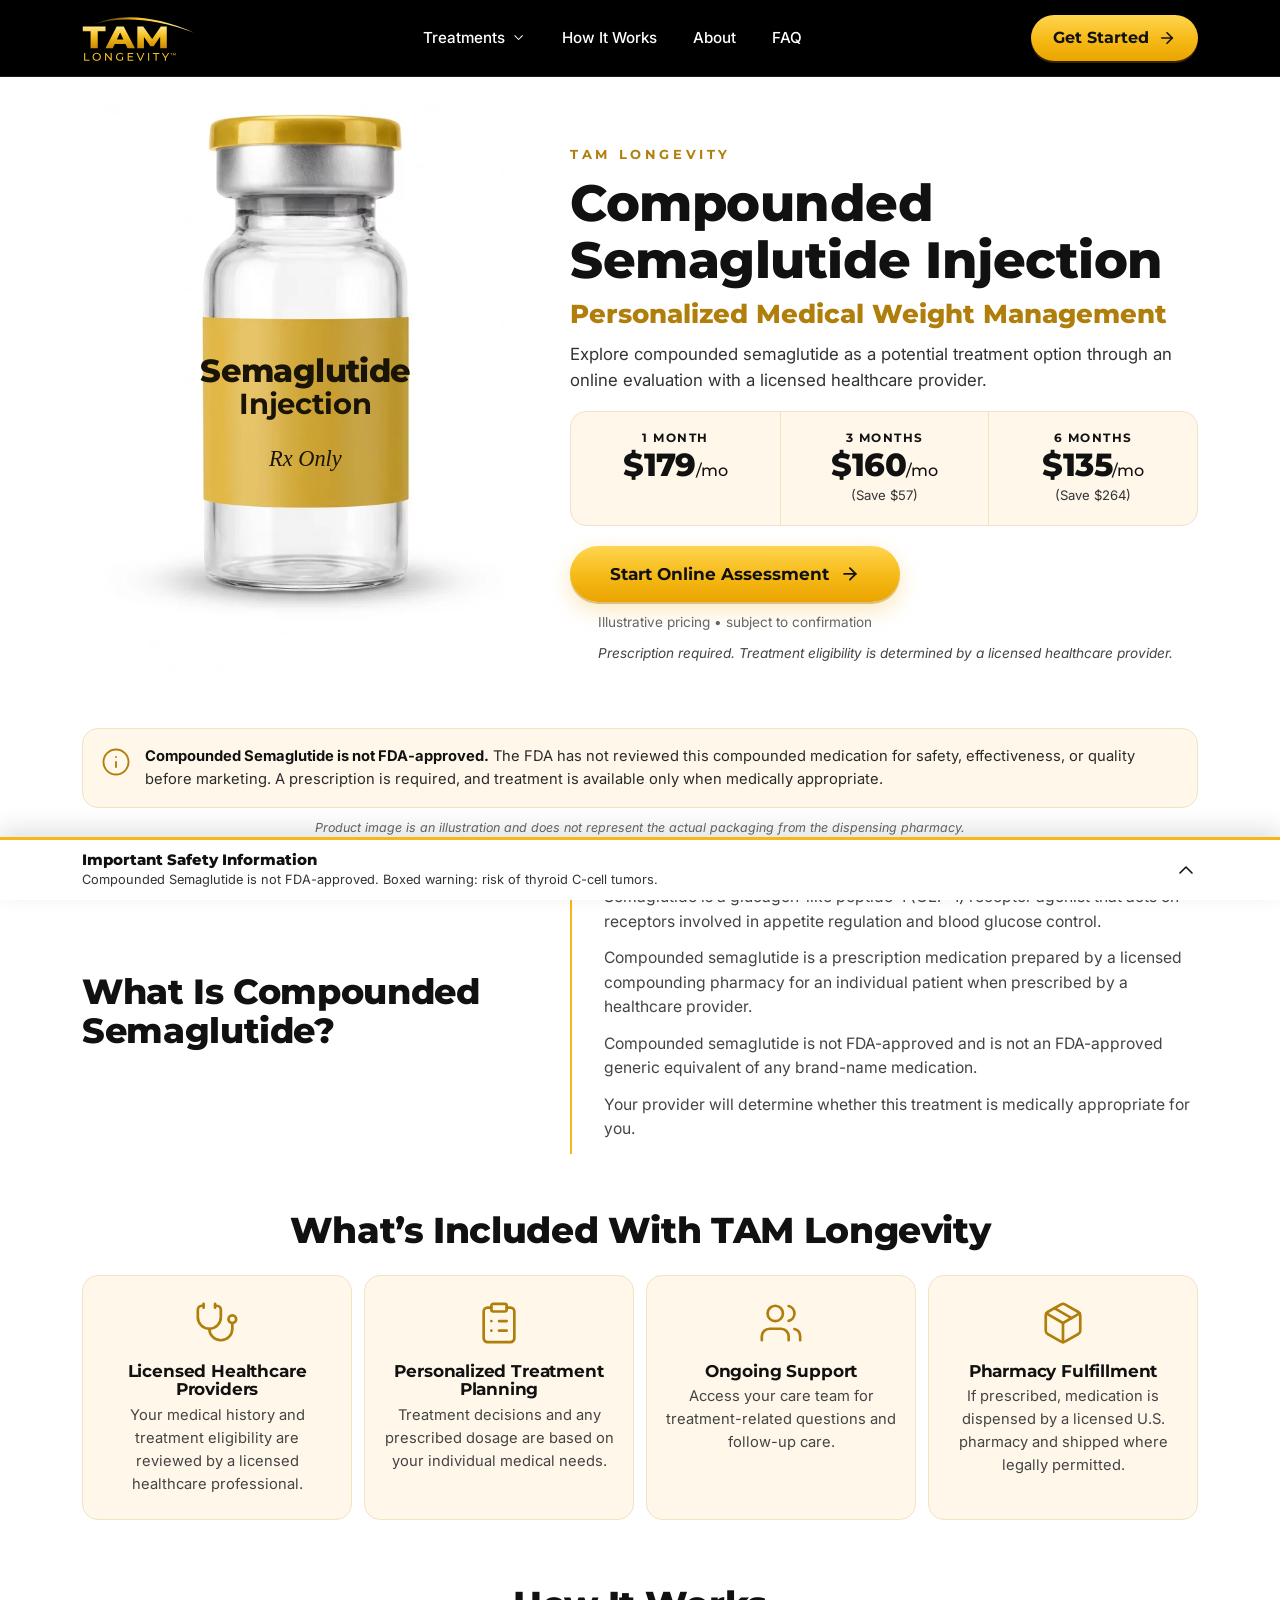
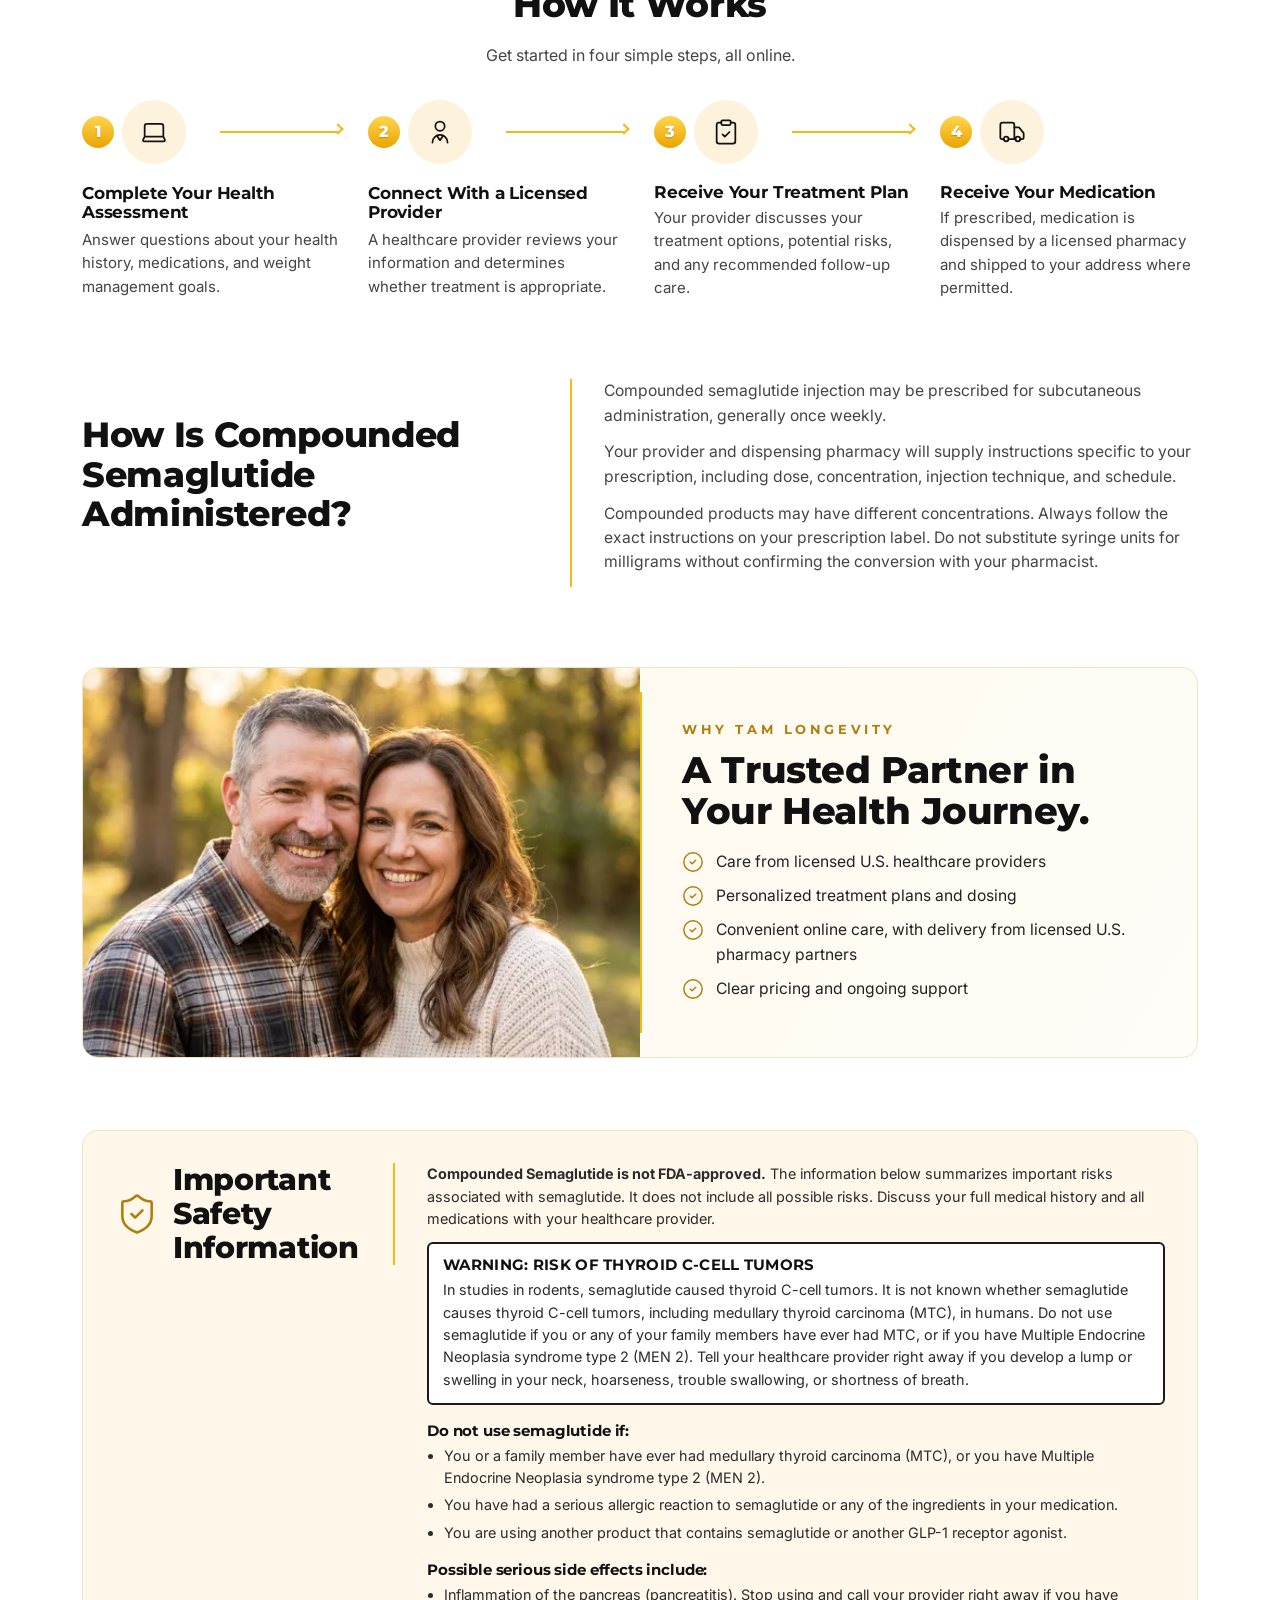
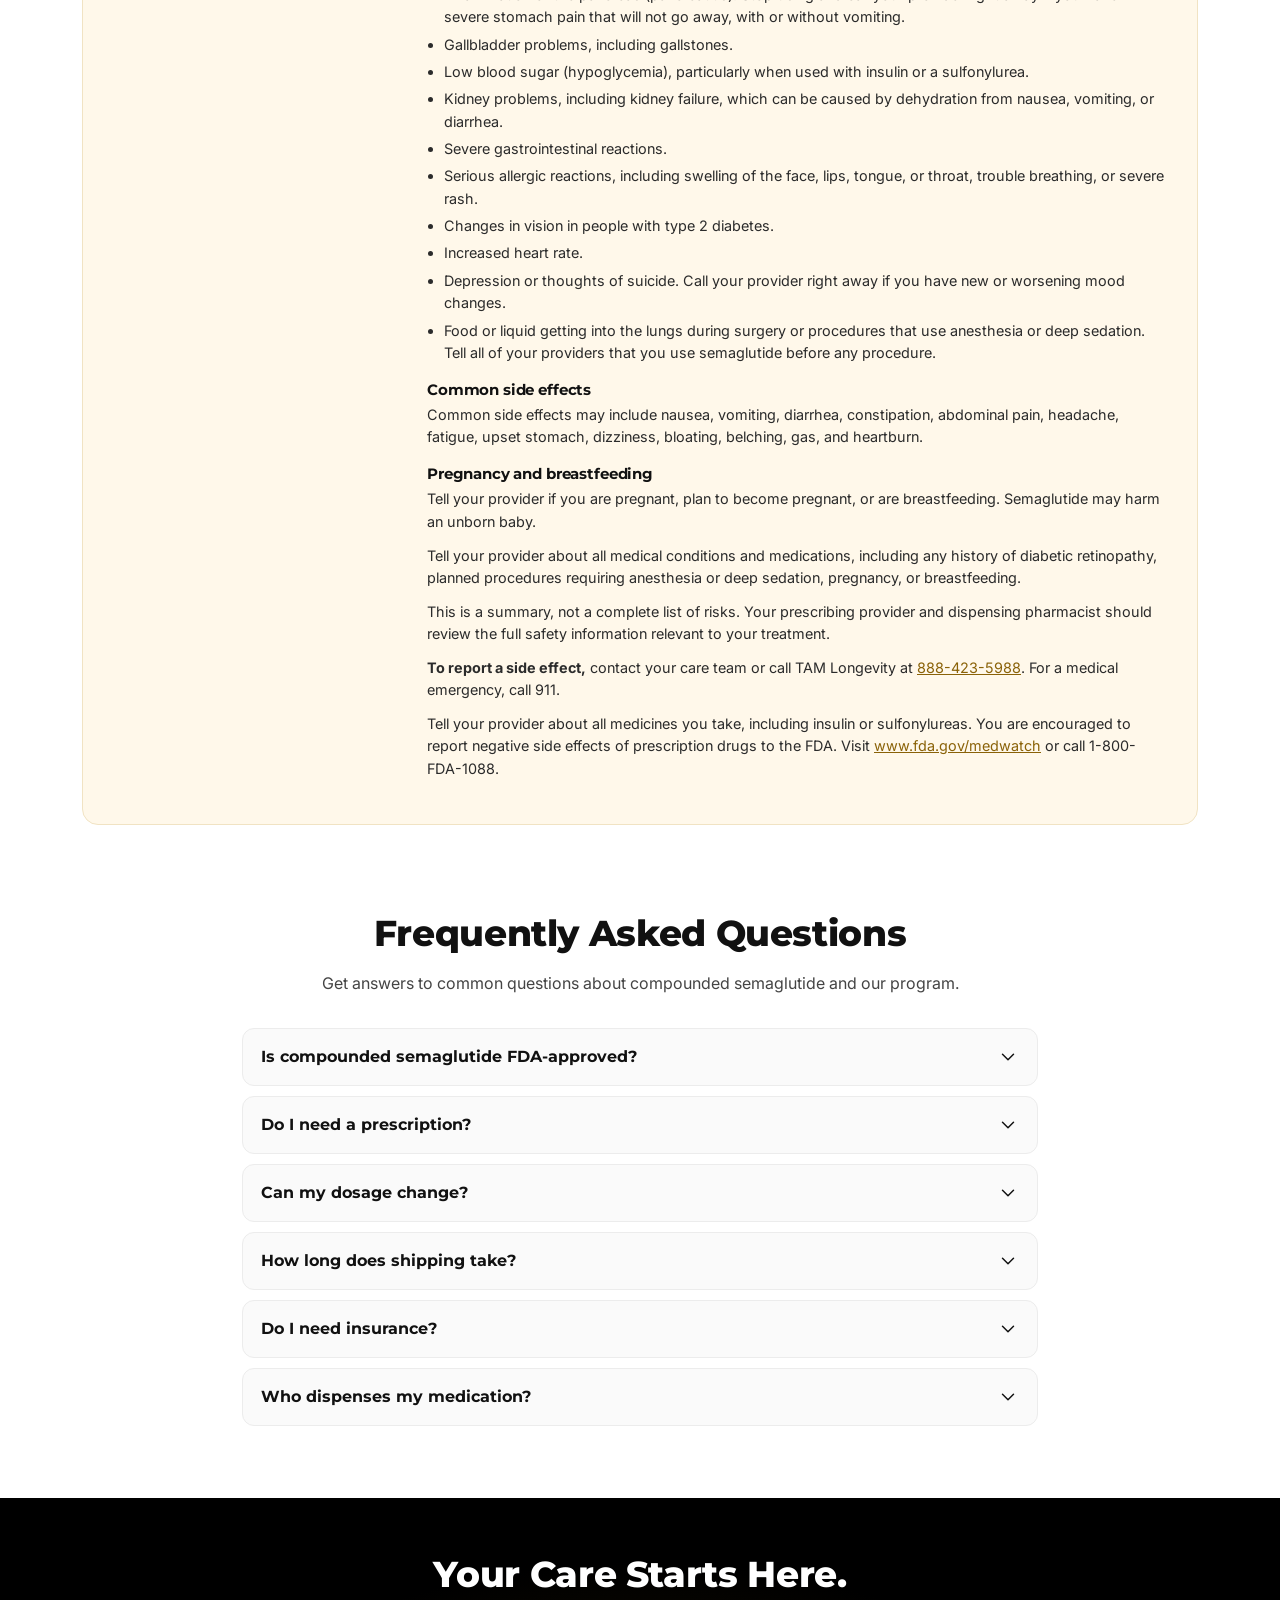
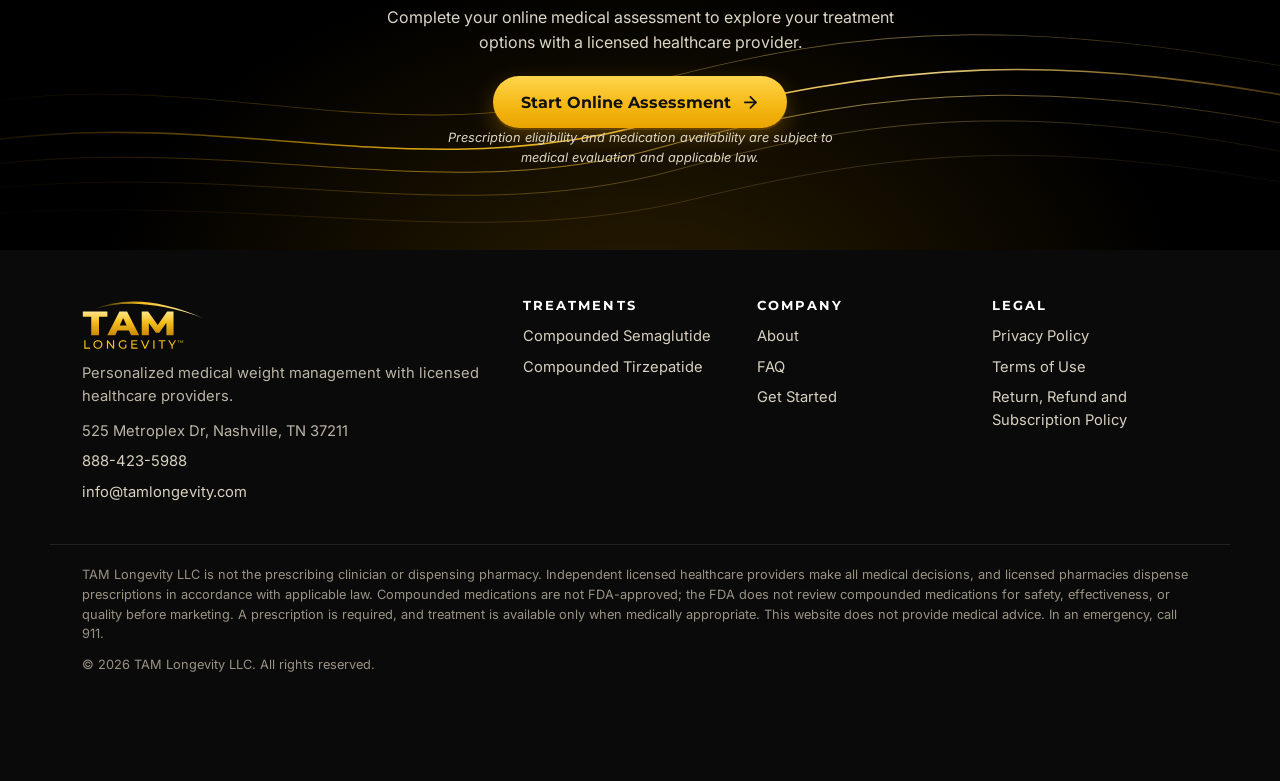
<file: semaglutide/index.html>
<!doctype html>
<html lang="en">
<head>
<meta charset="utf-8">
<script>document.documentElement.className="js"</script>
<meta name="viewport" content="width=device-width, initial-scale=1, viewport-fit=cover">
<title>Compounded Semaglutide Injection | TAM Longevity</title>
<meta name="description" content="Explore compounded semaglutide for medical weight management with a licensed healthcare provider. Prescription required. Not FDA-approved.">
<meta name="robots" content="noindex, nofollow">
<link rel="canonical" href="https://tamlongevity.com/semaglutide/">
<meta name="theme-color" content="#000000">
<meta property="og:type" content="website">
<meta property="og:site_name" content="TAM Longevity">
<meta property="og:title" content="Compounded Semaglutide Injection | TAM Longevity">
<meta property="og:description" content="Explore compounded semaglutide for medical weight management with a licensed healthcare provider. Prescription required. Not FDA-approved.">
<meta property="og:image" content="https://tamlongevity.com/assets/brand/og-image.png">
<meta name="twitter:card" content="summary_large_image">
<link rel="icon" href="../assets/brand/favicon.svg" type="image/svg+xml">
<link rel="icon" href="../assets/brand/favicon-32.png" sizes="32x32" type="image/png">
<link rel="apple-touch-icon" href="../assets/brand/apple-touch-icon.png">
<link rel="manifest" href="../site.webmanifest">
<link rel="preconnect" href="https://fonts.googleapis.com">
<link rel="preconnect" href="https://fonts.gstatic.com" crossorigin>
<link href="https://fonts.googleapis.com/css2?family=Inter:wght@400;500;600&family=Montserrat:wght@600;700;800&display=swap" rel="stylesheet">
<link rel="stylesheet" href="../assets/css/site.css">
<script src="../assets/js/site.js" defer></script>
</head>
<body>
<a class="skip" href="#main">Skip to content</a>
<header class="site-header">
  <div class="wrap header-row">
    <a class="logo" href="../" aria-label="TAM Longevity home"><img src="../assets/brand/tam-longevity-logo-gold.svg" alt="TAM Longevity" width="140" height="60"></a>
    <nav class="nav" id="site-nav" aria-label="Main">
      <div class="nav-group">
        <button class="nav-drop" aria-expanded="false" aria-controls="drop-treatments">Treatments<svg class="ico " viewBox="0 0 24 24" fill="none" stroke="currentColor" stroke-width="1.6" stroke-linecap="round" stroke-linejoin="round" aria-hidden="true"><path d="m6 9 6 6 6-6"/></svg></button>
        <div class="drop" id="drop-treatments"><a href="../semaglutide/">Compounded Semaglutide</a><a href="../tirzepatide/">Compounded Tirzepatide</a><a href="../">All Weight Management</a></div>
      </div>
      <a href="#how-it-works">How It Works</a>
      <a href="../about/">About</a>
      <a href="../faq/">FAQ</a>
    </nav>
    <a class="btn btn-gold btn-sm header-cta" href="../get-started/">Get Started<svg class="ico " viewBox="0 0 24 24" fill="none" stroke="currentColor" stroke-width="1.6" stroke-linecap="round" stroke-linejoin="round" aria-hidden="true"><path d="M5 12h14"/><path d="m12 5 7 7-7 7"/></svg></a>
    <button class="menu-btn" aria-label="Open menu" aria-expanded="false" aria-controls="site-nav"><svg class="ico i-open" viewBox="0 0 24 24" fill="none" stroke="currentColor" stroke-width="1.6" stroke-linecap="round" stroke-linejoin="round" aria-hidden="true"><path d="M4 6h16M4 12h16M4 18h16"/></svg><svg class="ico i-close" viewBox="0 0 24 24" fill="none" stroke="currentColor" stroke-width="1.6" stroke-linecap="round" stroke-linejoin="round" aria-hidden="true"><path d="M18 6 6 18M6 6l12 12"/></svg></button>
  </div>
</header>
<main id="main">

<section class="product-hero">
  <div class="wrap hero-grid">
    <div class="hero-media reveal"><figure class="vial" aria-label="Semaglutide Injection vial illustration">
  <img src="../assets/img/vial-600.webp" srcset="../assets/img/vial-300.webp 300w, ../assets/img/vial-600.webp 600w, ../assets/img/vial-900.webp 900w" sizes="(max-width: 760px) 60vw, 360px" alt="" width="600" height="920" fetchpriority="high">
  <span class="vial-label"><b>Semaglutide</b><span>Injection</span><i>Rx Only</i></span>
</figure></div>
    <div class="hero-copy">
      <p class="eyebrow">TAM Longevity</p>
      <h1>Compounded Semaglutide Injection</h1>
      <p class="hero-sub">Personalized Medical Weight Management</p>
      <p class="hero-intro">Explore compounded semaglutide as a potential treatment option through an online evaluation with a licensed healthcare provider.</p>
      <ul class="pricing" aria-label="Pricing">
        <li class="plan">
          <span class="plan-term">1 Month</span>
          <span class="plan-price"><strong>$179</strong>/mo</span>
          <span class="plan-save">&nbsp;</span>
        </li>
        <li class="plan">
          <span class="plan-term">3 Months</span>
          <span class="plan-price"><strong>$160</strong>/mo</span>
          <span class="plan-save">(Save $57)</span>
        </li>
        <li class="plan">
          <span class="plan-term">6 Months</span>
          <span class="plan-price"><strong>$135</strong>/mo</span>
          <span class="plan-save">(Save $264)</span>
        </li>
      </ul>
      <div class="hero-cta"><a class="btn btn-gold " href="https://app.tamlongevity.com/f/glp-1-intake-form">Start Online Assessment<svg class="ico " viewBox="0 0 24 24" fill="none" stroke="currentColor" stroke-width="1.6" stroke-linecap="round" stroke-linejoin="round" aria-hidden="true"><path d="M5 12h14"/><path d="m12 5 7 7-7 7"/></svg></a><p class="price-note">Illustrative pricing • subject to confirmation</p></div>
      <p class="elig-note">Prescription required. Treatment eligibility is determined by a licensed healthcare provider.</p>
    </div>
  </div>
  <div class="wrap">
    <div class="notice reveal"><svg class="ico " viewBox="0 0 24 24" fill="none" stroke="currentColor" stroke-width="1.6" stroke-linecap="round" stroke-linejoin="round" aria-hidden="true"><circle cx="12" cy="12" r="10"/><path d="M12 16v-4"/><path d="M12 8h.01"/></svg><p><strong>Compounded Semaglutide is not FDA-approved.</strong> The FDA has not reviewed this compounded medication for safety, effectiveness, or quality before marketing. A prescription is required, and treatment is available only when medically appropriate.</p></div>
    <p class="img-note">Product image is an illustration and does not represent the actual packaging from the dispensing pharmacy.</p>
  </div>
</section>

<section class="section what">
  <div class="wrap what-grid reveal">
    <h2>What Is Compounded Semaglutide?</h2>
    <div class="what-copy"><p>Semaglutide is a glucagon-like peptide-1 (GLP-1) receptor agonist that acts on receptors involved in appetite regulation and blood glucose control.</p><p>Compounded semaglutide is a prescription medication prepared by a licensed compounding pharmacy for an individual patient when prescribed by a healthcare provider.</p><p>Compounded semaglutide is not FDA-approved and is not an FDA-approved generic equivalent of any brand-name medication.</p><p>Your provider will determine whether this treatment is medically appropriate for you.</p></div>
  </div>
</section>

<section class="section included">
  <div class="wrap">
    <h2 class="center reveal">What&rsquo;s Included With TAM Longevity</h2>
    <ul class="cards4">
      <li class="card reveal"><svg class="ico card-ico" viewBox="0 0 24 24" fill="none" stroke="currentColor" stroke-width="1.6" stroke-linecap="round" stroke-linejoin="round" aria-hidden="true"><path d="M11 2v2"/><path d="M5 2v2"/><path d="M5 3H4a2 2 0 0 0-2 2v4a6 6 0 0 0 12 0V5a2 2 0 0 0-2-2h-1"/><path d="M8 15a6 6 0 0 0 12 0v-3"/><circle cx="20" cy="10" r="2"/></svg><div><h3>Licensed Healthcare Providers</h3><p>Your medical history and treatment eligibility are reviewed by a licensed healthcare professional.</p></div></li>
      <li class="card reveal"><svg class="ico card-ico" viewBox="0 0 24 24" fill="none" stroke="currentColor" stroke-width="1.6" stroke-linecap="round" stroke-linejoin="round" aria-hidden="true"><rect width="8" height="4" x="8" y="2" rx="1"/><path d="M16 4h2a2 2 0 0 1 2 2v14a2 2 0 0 1-2 2H6a2 2 0 0 1-2-2V6a2 2 0 0 1 2-2h2"/><path d="M12 11h4"/><path d="M12 16h4"/><path d="M8 11h.01"/><path d="M8 16h.01"/></svg><div><h3>Personalized Treatment Planning</h3><p>Treatment decisions and any prescribed dosage are based on your individual medical needs.</p></div></li>
      <li class="card reveal"><svg class="ico card-ico" viewBox="0 0 24 24" fill="none" stroke="currentColor" stroke-width="1.6" stroke-linecap="round" stroke-linejoin="round" aria-hidden="true"><path d="M16 21v-2a4 4 0 0 0-4-4H6a4 4 0 0 0-4 4v2"/><circle cx="9" cy="7" r="4"/><path d="M22 21v-2a4 4 0 0 0-3-3.87"/><path d="M16 3.13a4 4 0 0 1 0 7.75"/></svg><div><h3>Ongoing Support</h3><p>Access your care team for treatment-related questions and follow-up care.</p></div></li>
      <li class="card reveal"><svg class="ico card-ico" viewBox="0 0 24 24" fill="none" stroke="currentColor" stroke-width="1.6" stroke-linecap="round" stroke-linejoin="round" aria-hidden="true"><path d="M11 21.73a2 2 0 0 0 2 0l7-4A2 2 0 0 0 21 16V8a2 2 0 0 0-1-1.73l-7-4a2 2 0 0 0-2 0l-7 4A2 2 0 0 0 3 8v8a2 2 0 0 0 1 1.73z"/><path d="M12 22V12"/><path d="m3.3 7 8.7 5 8.7-5"/><path d="m7.5 4.27 9 5.15"/></svg><div><h3>Pharmacy Fulfillment</h3><p>If prescribed, medication is dispensed by a licensed U.S. pharmacy and shipped where legally permitted.</p></div></li>
    </ul>
  </div>
</section>

<section class="section how" id="how-it-works">
  <div class="wrap">
    <div class="section-head reveal">
      
      <h2>How It Works</h2>
      <p>Get started in four simple steps, all online.</p>
    </div>
    <ol class="steps">
      <li class="step reveal">
        <div class="step-top"><span class="step-num">1</span><span class="step-ico"><svg class="ico " viewBox="0 0 24 24" fill="none" stroke="currentColor" stroke-width="1.6" stroke-linecap="round" stroke-linejoin="round" aria-hidden="true"><path d="M20 16V7a2 2 0 0 0-2-2H6a2 2 0 0 0-2 2v9m16 0H4m16 0 1.28 2.55a1 1 0 0 1-.9 1.45H3.62a1 1 0 0 1-.9-1.45L4 16"/></svg></span></div>
        <h3>Complete Your Health Assessment</h3>
        <p>Answer questions about your health history, medications, and weight management goals.</p>
      </li>
      <li class="step reveal">
        <div class="step-top"><span class="step-num">2</span><span class="step-ico"><svg class="ico " viewBox="0 0 24 24" fill="none" stroke="currentColor" stroke-width="1.6" stroke-linecap="round" stroke-linejoin="round" aria-hidden="true"><circle cx="12" cy="7" r="4"/><path d="M5.5 21a6.5 6.5 0 0 1 13 0"/><path d="M9.5 15.5 12 19l2.5-3.5"/></svg></span></div>
        <h3>Connect With a Licensed Provider</h3>
        <p>A healthcare provider reviews your information and determines whether treatment is appropriate.</p>
      </li>
      <li class="step reveal">
        <div class="step-top"><span class="step-num">3</span><span class="step-ico"><svg class="ico " viewBox="0 0 24 24" fill="none" stroke="currentColor" stroke-width="1.6" stroke-linecap="round" stroke-linejoin="round" aria-hidden="true"><rect width="8" height="4" x="8" y="2" rx="1"/><path d="M16 4h2a2 2 0 0 1 2 2v14a2 2 0 0 1-2 2H6a2 2 0 0 1-2-2V6a2 2 0 0 1 2-2h2"/><path d="m9 14 2 2 4-4"/></svg></span></div>
        <h3>Receive Your Treatment Plan</h3>
        <p>Your provider discusses your treatment options, potential risks, and any recommended follow-up care.</p>
      </li>
      <li class="step reveal">
        <div class="step-top"><span class="step-num">4</span><span class="step-ico"><svg class="ico " viewBox="0 0 24 24" fill="none" stroke="currentColor" stroke-width="1.6" stroke-linecap="round" stroke-linejoin="round" aria-hidden="true"><path d="M14 18V6a2 2 0 0 0-2-2H4a2 2 0 0 0-2 2v11a1 1 0 0 0 1 1h2"/><path d="M15 18H9"/><path d="M19 18h2a1 1 0 0 0 1-1v-3.65a1 1 0 0 0-.22-.62l-3.48-4.35A1 1 0 0 0 17.52 8H14"/><circle cx="17" cy="18" r="2"/><circle cx="7" cy="18" r="2"/></svg></span></div>
        <h3>Receive Your Medication</h3>
        <p>If prescribed, medication is dispensed by a licensed pharmacy and shipped to your address where permitted.</p>
      </li>
    </ol>
  </div>
</section>

<section class="section admin">
  <div class="wrap what-grid reveal">
    <h2>How Is Compounded Semaglutide Administered?</h2>
    <div class="what-copy"><p>Compounded semaglutide injection may be prescribed for subcutaneous administration, generally once weekly.</p><p>Your provider and dispensing pharmacy will supply instructions specific to your prescription, including dose, concentration, injection technique, and schedule.</p><p>Compounded products may have different concentrations. Always follow the exact instructions on your prescription label. Do not substitute syringe units for milligrams without confirming the conversion with your pharmacist.</p></div>
  </div>
</section>

<section class="section why">
  <div class="wrap">
    <div class="why-card reveal">
      <picture class="why-img"><img src="../assets/img/couple-sema-1024.webp" srcset="../assets/img/couple-sema-640.webp 640w, ../assets/img/couple-sema-1024.webp 1024w, ../assets/img/couple-sema-1600.webp 1600w" sizes="(max-width: 860px) 100vw, 50vw" alt="Smiling middle-aged couple outdoors in warm sunlight" width="1024" height="576" loading="lazy"></picture>
      <div class="why-copy">
        <p class="eyebrow">Why TAM Longevity</p>
        <h2>A Trusted Partner in Your Health Journey.</h2>
        <ul class="checks">
          <li><svg class="ico " viewBox="0 0 24 24" fill="none" stroke="currentColor" stroke-width="1.6" stroke-linecap="round" stroke-linejoin="round" aria-hidden="true"><circle cx="12" cy="12" r="10"/><path d="m9 12 2 2 4-4"/></svg>Care from licensed U.S. healthcare providers</li>
          <li><svg class="ico " viewBox="0 0 24 24" fill="none" stroke="currentColor" stroke-width="1.6" stroke-linecap="round" stroke-linejoin="round" aria-hidden="true"><circle cx="12" cy="12" r="10"/><path d="m9 12 2 2 4-4"/></svg>Personalized treatment plans and dosing</li>
          <li><svg class="ico " viewBox="0 0 24 24" fill="none" stroke="currentColor" stroke-width="1.6" stroke-linecap="round" stroke-linejoin="round" aria-hidden="true"><circle cx="12" cy="12" r="10"/><path d="m9 12 2 2 4-4"/></svg>Convenient online care, with delivery from licensed U.S. pharmacy partners</li>
          <li><svg class="ico " viewBox="0 0 24 24" fill="none" stroke="currentColor" stroke-width="1.6" stroke-linecap="round" stroke-linejoin="round" aria-hidden="true"><circle cx="12" cy="12" r="10"/><path d="m9 12 2 2 4-4"/></svg>Clear pricing and ongoing support</li>
        </ul>
      </div>
    </div>
  </div>
</section>

<section class="section isi" id="isi" aria-labelledby="isi-title">
  <div class="wrap">
    <div class="isi-card">
      <div class="isi-head"><svg class="ico " viewBox="0 0 24 24" fill="none" stroke="currentColor" stroke-width="1.6" stroke-linecap="round" stroke-linejoin="round" aria-hidden="true"><path d="M20 13c0 5-3.5 7.5-7.66 8.95a1 1 0 0 1-.67-.01C7.5 20.5 4 18 4 13V6a1 1 0 0 1 1-1c2 0 4.5-1.2 6.24-2.72a1.17 1.17 0 0 1 1.52 0C14.51 3.81 17 5 19 5a1 1 0 0 1 1 1z"/><path d="m9 12 2 2 4-4"/></svg><h2 id="isi-title">Important Safety Information</h2></div>
      <div class="isi-body">
      <p class="isi-lede"><strong>Compounded Semaglutide is not FDA-approved.</strong> The information below summarizes important risks associated with semaglutide. It does not include all possible risks. Discuss your full medical history and all medications with your healthcare provider.</p>
      <div class="boxed"><h3>Warning: Risk of Thyroid C-Cell Tumors</h3><p>In studies in rodents, semaglutide caused thyroid C-cell tumors. It is not known whether semaglutide causes thyroid C-cell tumors, including medullary thyroid carcinoma (MTC), in humans. Do not use semaglutide if you or any of your family members have ever had MTC, or if you have Multiple Endocrine Neoplasia syndrome type 2 (MEN 2). Tell your healthcare provider right away if you develop a lump or swelling in your neck, hoarseness, trouble swallowing, or shortness of breath.</p></div>
      <h3>Do not use semaglutide if:</h3>
      <ul><li>You or a family member have ever had medullary thyroid carcinoma (MTC), or you have Multiple Endocrine Neoplasia syndrome type 2 (MEN 2).</li><li>You have had a serious allergic reaction to semaglutide or any of the ingredients in your medication.</li><li>You are using another product that contains semaglutide or another GLP-1 receptor agonist.</li></ul>
      <h3>Possible serious side effects include:</h3>
      <ul><li>Inflammation of the pancreas (pancreatitis). Stop using and call your provider right away if you have severe stomach pain that will not go away, with or without vomiting.</li><li>Gallbladder problems, including gallstones.</li><li>Low blood sugar (hypoglycemia), particularly when used with insulin or a sulfonylurea.</li><li>Kidney problems, including kidney failure, which can be caused by dehydration from nausea, vomiting, or diarrhea.</li><li>Severe gastrointestinal reactions.</li><li>Serious allergic reactions, including swelling of the face, lips, tongue, or throat, trouble breathing, or severe rash.</li><li>Changes in vision in people with type 2 diabetes.</li><li>Increased heart rate.</li><li>Depression or thoughts of suicide. Call your provider right away if you have new or worsening mood changes.</li><li>Food or liquid getting into the lungs during surgery or procedures that use anesthesia or deep sedation. Tell all of your providers that you use semaglutide before any procedure.</li></ul>
      <h3>Common side effects</h3>
      <p>Common side effects may include nausea, vomiting, diarrhea, constipation, abdominal pain, headache, fatigue, upset stomach, dizziness, bloating, belching, gas, and heartburn.</p>
      <h3>Pregnancy and breastfeeding</h3>
      <p>Tell your provider if you are pregnant, plan to become pregnant, or are breastfeeding. Semaglutide may harm an unborn baby.</p>
      <p>Tell your provider about all medical conditions and medications, including any history of diabetic retinopathy, planned procedures requiring anesthesia or deep sedation, pregnancy, or breastfeeding.</p>
      <p>This is a summary, not a complete list of risks. Your prescribing provider and dispensing pharmacist should review the full safety information relevant to your treatment.</p>
      <p class="isi-report"><strong>To report a side effect,</strong> contact your care team or call TAM Longevity at <a href="tel:8884235988">888-423-5988</a>. For a medical emergency, call 911.</p>
      <p>Tell your provider about all medicines you take, including insulin or sulfonylureas. You are encouraged to report negative side effects of prescription drugs to the FDA. Visit <a href="https://www.fda.gov/medwatch" rel="noopener">www.fda.gov/medwatch</a> or call 1-800-FDA-1088.</p>
      </div>
    </div>
  </div>
</section>

<section class="section faq-sec" id="faq">
  <div class="wrap narrow">
    <div class="section-head reveal">
      <h2>Frequently Asked Questions</h2>
      <p>Get answers to common questions about compounded semaglutide and our program.</p>
    </div>
    <div class="faq-list">
      <details class="faq">
        <summary>Is compounded semaglutide FDA-approved?<svg class="ico " viewBox="0 0 24 24" fill="none" stroke="currentColor" stroke-width="1.6" stroke-linecap="round" stroke-linejoin="round" aria-hidden="true"><path d="m6 9 6 6 6-6"/></svg></summary>
        <div class="faq-a"><p>No. Compounded semaglutide is not FDA-approved and has not undergone FDA premarket review for safety, effectiveness, or quality.</p></div>
      </details>
      <details class="faq">
        <summary>Do I need a prescription?<svg class="ico " viewBox="0 0 24 24" fill="none" stroke="currentColor" stroke-width="1.6" stroke-linecap="round" stroke-linejoin="round" aria-hidden="true"><path d="m6 9 6 6 6-6"/></svg></summary>
        <div class="faq-a"><p>Yes. A licensed healthcare provider must determine whether treatment is medically appropriate.</p></div>
      </details>
      <details class="faq">
        <summary>Can my dosage change?<svg class="ico " viewBox="0 0 24 24" fill="none" stroke="currentColor" stroke-width="1.6" stroke-linecap="round" stroke-linejoin="round" aria-hidden="true"><path d="m6 9 6 6 6-6"/></svg></summary>
        <div class="faq-a"><p>Your provider may adjust your dosage based on your medical circumstances and response to treatment. Never change your dose without provider instructions.</p></div>
      </details>
      <details class="faq">
        <summary>How long does shipping take?<svg class="ico " viewBox="0 0 24 24" fill="none" stroke="currentColor" stroke-width="1.6" stroke-linecap="round" stroke-linejoin="round" aria-hidden="true"><path d="m6 9 6 6 6-6"/></svg></summary>
        <div class="faq-a"><p>Our typical pharmacy processing turnaround is 24 to 48 hours after prescription approval, subject to pharmacy operations and medication availability. Carrier delivery times may vary.</p></div>
      </details>
      <details class="faq">
        <summary>Do I need insurance?<svg class="ico " viewBox="0 0 24 24" fill="none" stroke="currentColor" stroke-width="1.6" stroke-linecap="round" stroke-linejoin="round" aria-hidden="true"><path d="m6 9 6 6 6-6"/></svg></summary>
        <div class="faq-a"><p>Insurance is not required to begin the TAM Longevity evaluation process.</p></div>
      </details>
      <details class="faq">
        <summary>Who dispenses my medication?<svg class="ico " viewBox="0 0 24 24" fill="none" stroke="currentColor" stroke-width="1.6" stroke-linecap="round" stroke-linejoin="round" aria-hidden="true"><path d="m6 9 6 6 6-6"/></svg></summary>
        <div class="faq-a"><p>Prescriptions are filled by appropriately licensed U.S. pharmacies. The dispensing pharmacy may vary by state and medication availability.</p></div>
      </details>
    </div>
  </div>
</section>

<section class="cta-band">
  <svg class="waves" viewBox="0 0 1400 340" preserveAspectRatio="none" aria-hidden="true">
  <defs><linearGradient id="wg" x1="0" x2="1"><stop offset="0" stop-color="#7a4f00" stop-opacity="0"/><stop offset=".35" stop-color="#f5b915"/><stop offset=".7" stop-color="#ffe28a"/><stop offset="1" stop-color="#c98908" stop-opacity=".2"/></linearGradient></defs>
  <path class="wave w0" d="M-100 210 C 200 120, 420 260, 700 170 S 1150 60, 1500 150" stroke="url(#wg)" stroke-width="2.2" fill="none" opacity="0.9"/>
  <path class="wave w1" d="M-100 240 C 220 160, 460 290, 720 200 S 1160 100, 1500 190" stroke="url(#wg)" stroke-width="1.4" fill="none" opacity="0.55"/>
  <path class="wave w2" d="M-100 270 C 240 200, 480 320, 740 230 S 1170 140, 1500 230" stroke="url(#wg)" stroke-width="1" fill="none" opacity="0.35"/>
  <path class="wave w3" d="M-100 160 C 180 60, 400 220, 680 120 S 1140 20, 1500 110" stroke="url(#wg)" stroke-width="1.2" fill="none" opacity="0.4"/>
  <path class="wave w4" d="M-100 300 C 260 250, 500 350, 760 270 S 1180 190, 1500 270" stroke="url(#wg)" stroke-width="0.8" fill="none" opacity="0.25"/>
</svg>
  <div class="wrap cta-inner reveal">
    <h2>Your Care Starts Here.</h2>
    <p>Complete your online medical assessment to explore your treatment options with a licensed healthcare provider.</p>
    <a class="btn btn-gold " href="https://app.tamlongevity.com/f/glp-1-intake-form">Start Online Assessment<svg class="ico " viewBox="0 0 24 24" fill="none" stroke="currentColor" stroke-width="1.6" stroke-linecap="round" stroke-linejoin="round" aria-hidden="true"><path d="M5 12h14"/><path d="m12 5 7 7-7 7"/></svg></a>
    <p class="cta-fine">Prescription eligibility and medication availability are subject to medical evaluation and applicable law.</p>
  </div>
</section>

</main>
<footer class="site-footer">
  <div class="wrap footer-grid">
    <div class="footer-brand">
      <img src="../assets/brand/tam-longevity-logo-gold.svg" alt="TAM Longevity" width="150" height="64" loading="lazy">
      <p>Personalized medical weight management with licensed healthcare providers.</p>
      <ul class="footer-contact"><li>525 Metroplex Dr, Nashville, TN 37211</li><li><a href="tel:8884235988">888-423-5988</a></li><li><a href="mailto:info@tamlongevity.com">info@tamlongevity.com</a></li></ul>
    </div>
    <div>
      <h3>Treatments</h3>
      <ul><li><a href="../semaglutide/">Compounded Semaglutide</a></li><li><a href="../tirzepatide/">Compounded Tirzepatide</a></li></ul>
    </div>
    <div>
      <h3>Company</h3>
      <ul><li><a href="../about/">About</a></li><li><a href="../faq/">FAQ</a></li><li><a href="../get-started/">Get Started</a></li></ul>
    </div>
    <div>
      <h3>Legal</h3>
      <ul><li><a href="../privacy-policy/">Privacy Policy</a></li><li><a href="../terms-of-use/">Terms of Use</a></li><li><a href="../return-refund-subscription-policy/">Return, Refund and Subscription Policy</a></li></ul>
    </div>
  </div>
  <div class="wrap footer-legal">
    <p>TAM Longevity LLC is not the prescribing clinician or dispensing pharmacy. Independent licensed healthcare providers make all medical decisions, and licensed pharmacies dispense prescriptions in accordance with applicable law. Compounded medications are not FDA-approved; the FDA does not review compounded medications for safety, effectiveness, or quality before marketing. A prescription is required, and treatment is available only when medically appropriate. This website does not provide medical advice. In an emergency, call 911.</p>
    <p>&copy; 2026 TAM Longevity LLC. All rights reserved.</p>
  </div>
</footer>
<aside class="isi-tray" id="isi-tray" aria-label="Important Safety Information summary">
  <button class="isi-tray-toggle" aria-expanded="false" aria-controls="isi-tray-body"><span><strong>Important Safety Information</strong><em>Compounded Semaglutide is not FDA-approved. Boxed warning: risk of thyroid C-cell tumors.</em></span><svg class="ico " viewBox="0 0 24 24" fill="none" stroke="currentColor" stroke-width="1.6" stroke-linecap="round" stroke-linejoin="round" aria-hidden="true"><path d="m6 9 6 6 6-6"/></svg></button>
  <div class="isi-tray-body" id="isi-tray-body" hidden><p class="isi-lede"><strong>Compounded Semaglutide is not FDA-approved.</strong> The information below summarizes important risks associated with semaglutide. It does not include all possible risks. Discuss your full medical history and all medications with your healthcare provider.</p>
      <div class="boxed"><h3>Warning: Risk of Thyroid C-Cell Tumors</h3><p>In studies in rodents, semaglutide caused thyroid C-cell tumors. It is not known whether semaglutide causes thyroid C-cell tumors, including medullary thyroid carcinoma (MTC), in humans. Do not use semaglutide if you or any of your family members have ever had MTC, or if you have Multiple Endocrine Neoplasia syndrome type 2 (MEN 2). Tell your healthcare provider right away if you develop a lump or swelling in your neck, hoarseness, trouble swallowing, or shortness of breath.</p></div>
      <h3>Do not use semaglutide if:</h3>
      <ul><li>You or a family member have ever had medullary thyroid carcinoma (MTC), or you have Multiple Endocrine Neoplasia syndrome type 2 (MEN 2).</li><li>You have had a serious allergic reaction to semaglutide or any of the ingredients in your medication.</li><li>You are using another product that contains semaglutide or another GLP-1 receptor agonist.</li></ul>
      <h3>Possible serious side effects include:</h3>
      <ul><li>Inflammation of the pancreas (pancreatitis). Stop using and call your provider right away if you have severe stomach pain that will not go away, with or without vomiting.</li><li>Gallbladder problems, including gallstones.</li><li>Low blood sugar (hypoglycemia), particularly when used with insulin or a sulfonylurea.</li><li>Kidney problems, including kidney failure, which can be caused by dehydration from nausea, vomiting, or diarrhea.</li><li>Severe gastrointestinal reactions.</li><li>Serious allergic reactions, including swelling of the face, lips, tongue, or throat, trouble breathing, or severe rash.</li><li>Changes in vision in people with type 2 diabetes.</li><li>Increased heart rate.</li><li>Depression or thoughts of suicide. Call your provider right away if you have new or worsening mood changes.</li><li>Food or liquid getting into the lungs during surgery or procedures that use anesthesia or deep sedation. Tell all of your providers that you use semaglutide before any procedure.</li></ul>
      <h3>Common side effects</h3>
      <p>Common side effects may include nausea, vomiting, diarrhea, constipation, abdominal pain, headache, fatigue, upset stomach, dizziness, bloating, belching, gas, and heartburn.</p>
      <h3>Pregnancy and breastfeeding</h3>
      <p>Tell your provider if you are pregnant, plan to become pregnant, or are breastfeeding. Semaglutide may harm an unborn baby.</p>
      <p>Tell your provider about all medical conditions and medications, including any history of diabetic retinopathy, planned procedures requiring anesthesia or deep sedation, pregnancy, or breastfeeding.</p>
      <p>This is a summary, not a complete list of risks. Your prescribing provider and dispensing pharmacist should review the full safety information relevant to your treatment.</p>
      <p class="isi-report"><strong>To report a side effect,</strong> contact your care team or call TAM Longevity at <a href="tel:8884235988">888-423-5988</a>. For a medical emergency, call 911.</p>
      <p>Tell your provider about all medicines you take, including insulin or sulfonylureas. You are encouraged to report negative side effects of prescription drugs to the FDA. Visit <a href="https://www.fda.gov/medwatch" rel="noopener">www.fda.gov/medwatch</a> or call 1-800-FDA-1088.</p></div>
</aside>
</body>
</html>
</file>
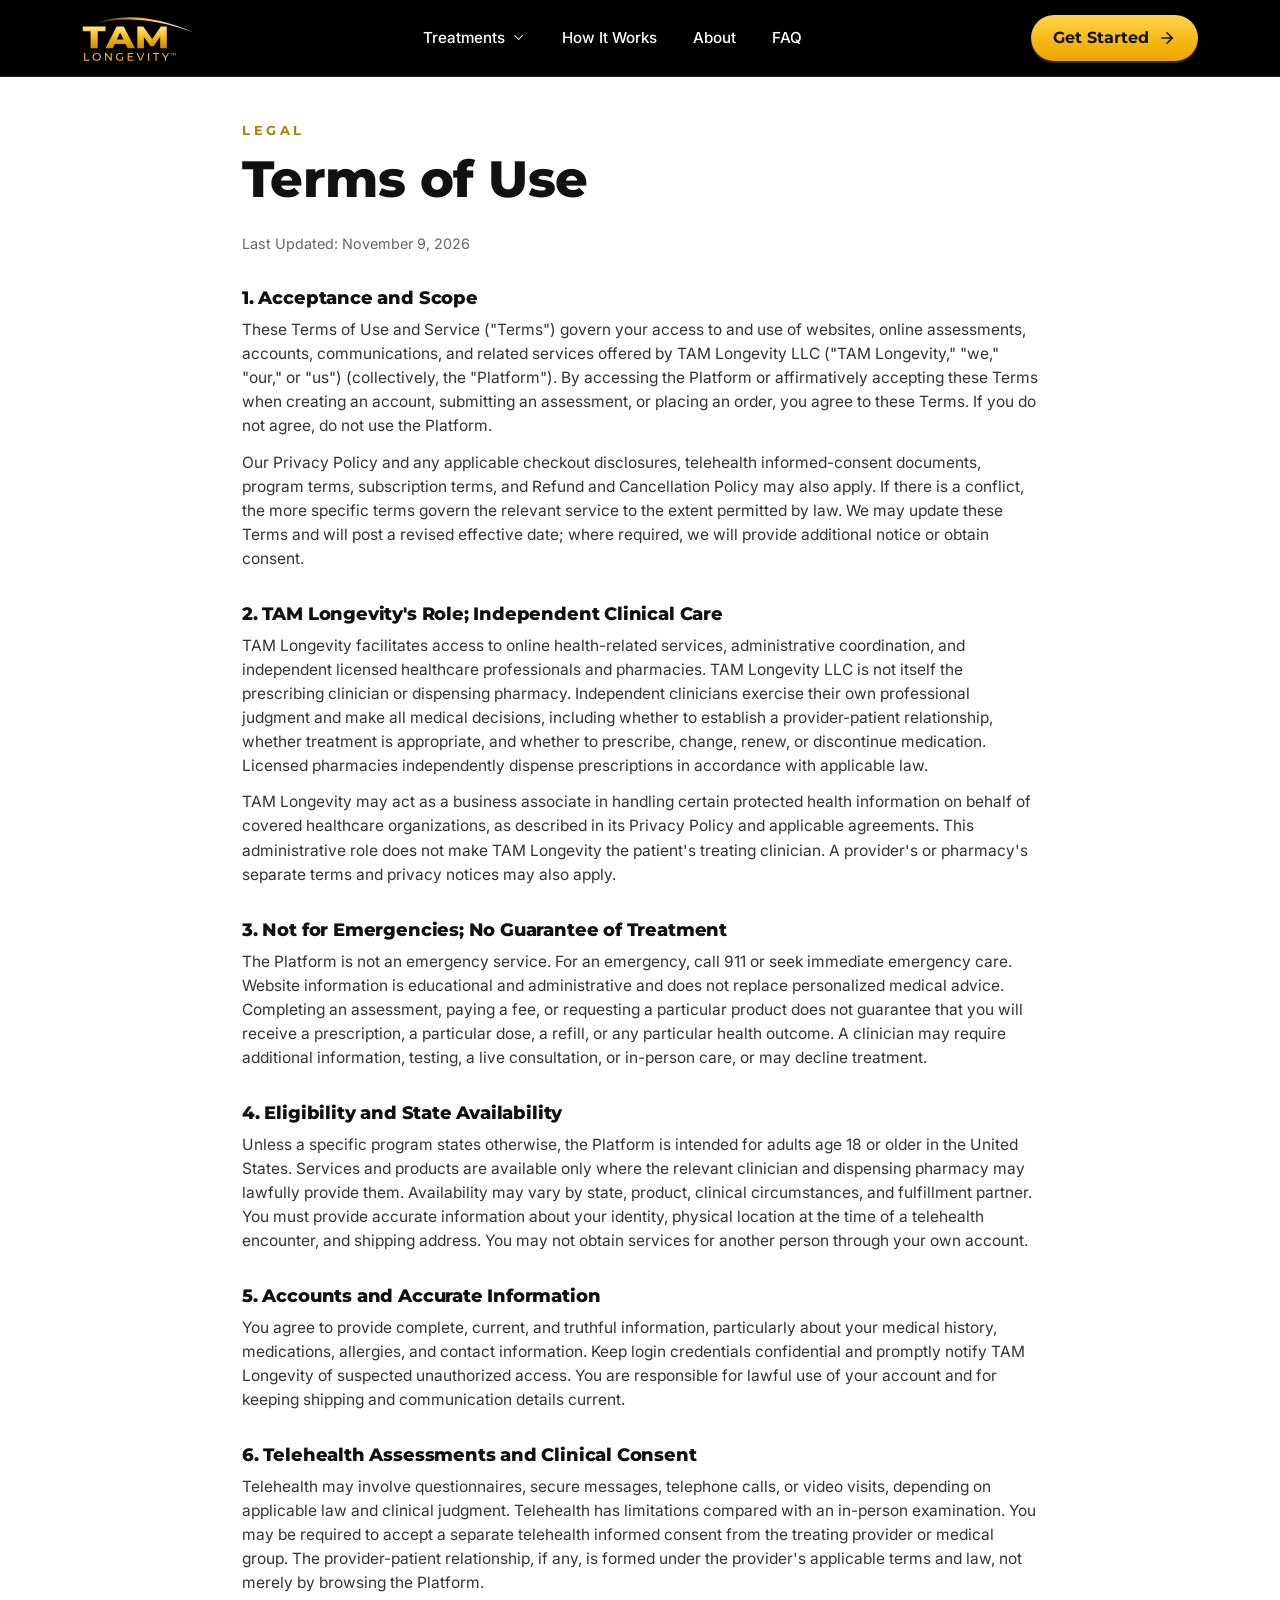
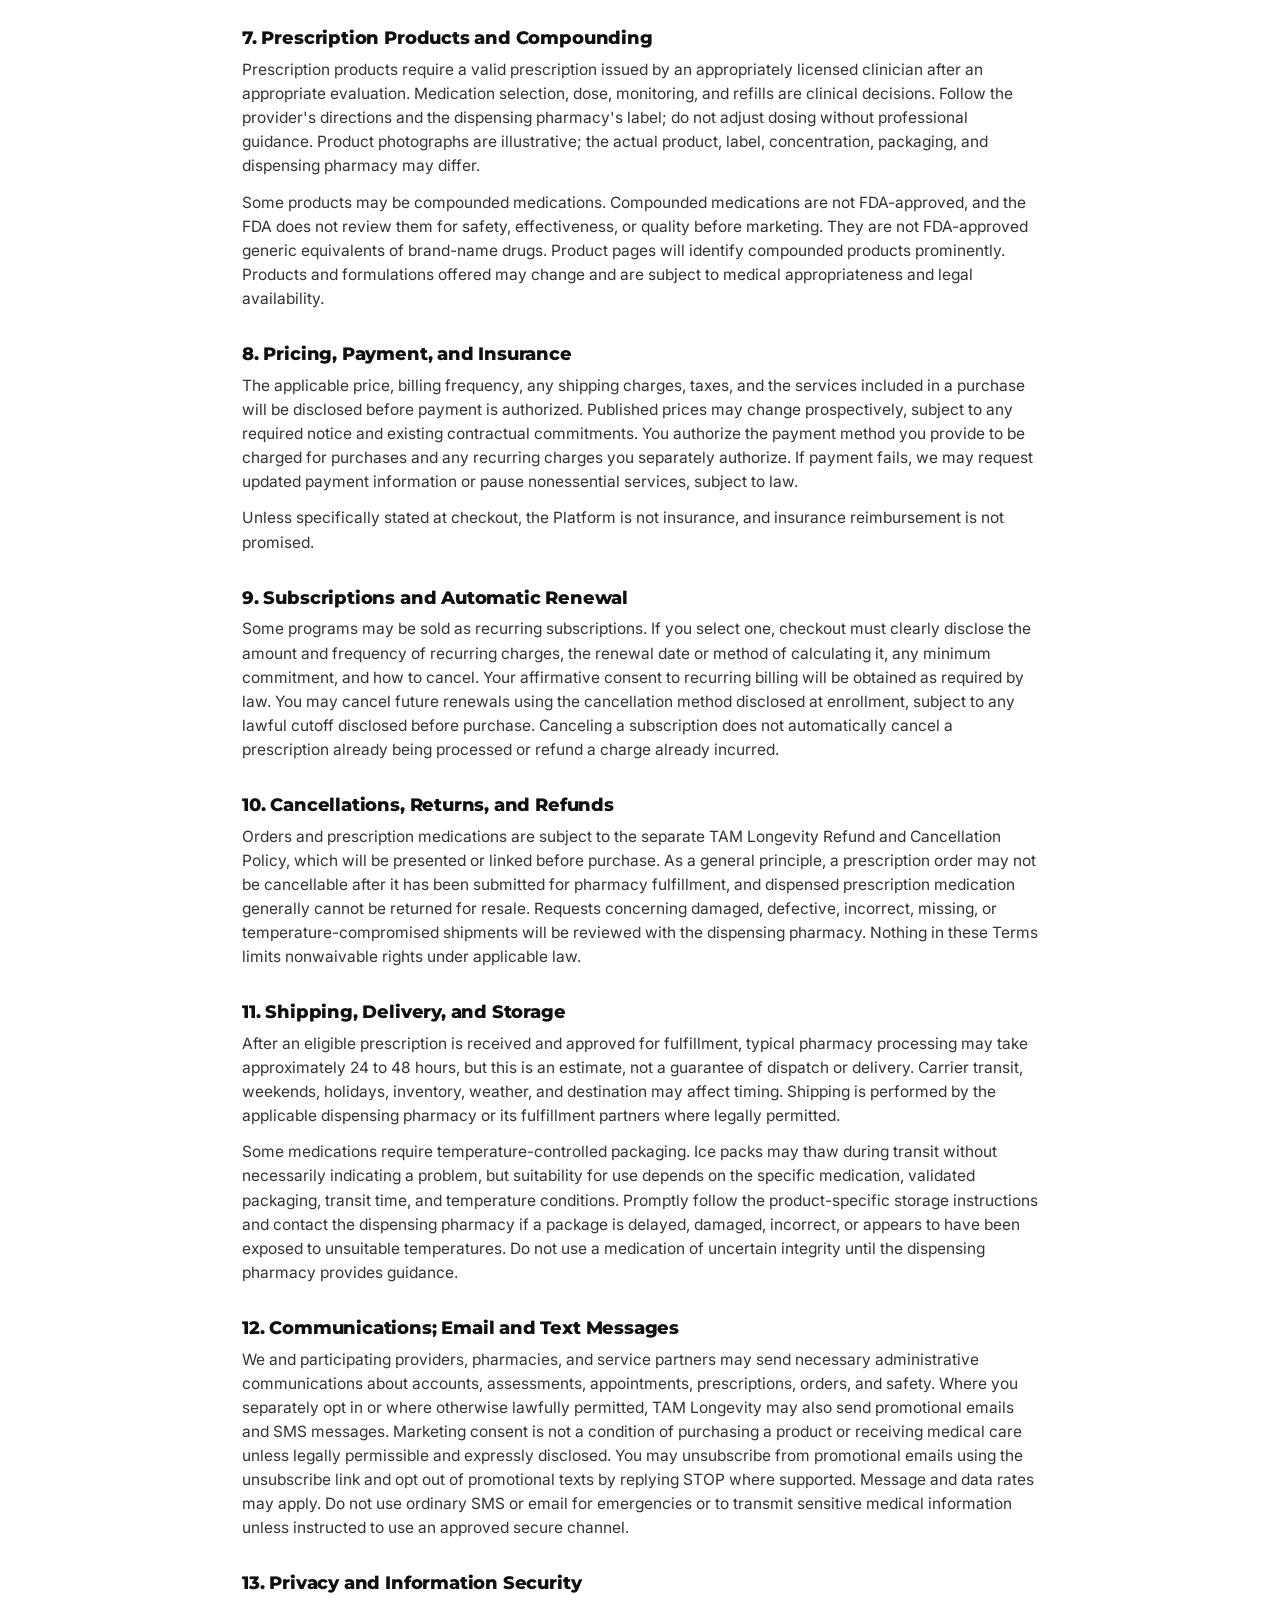
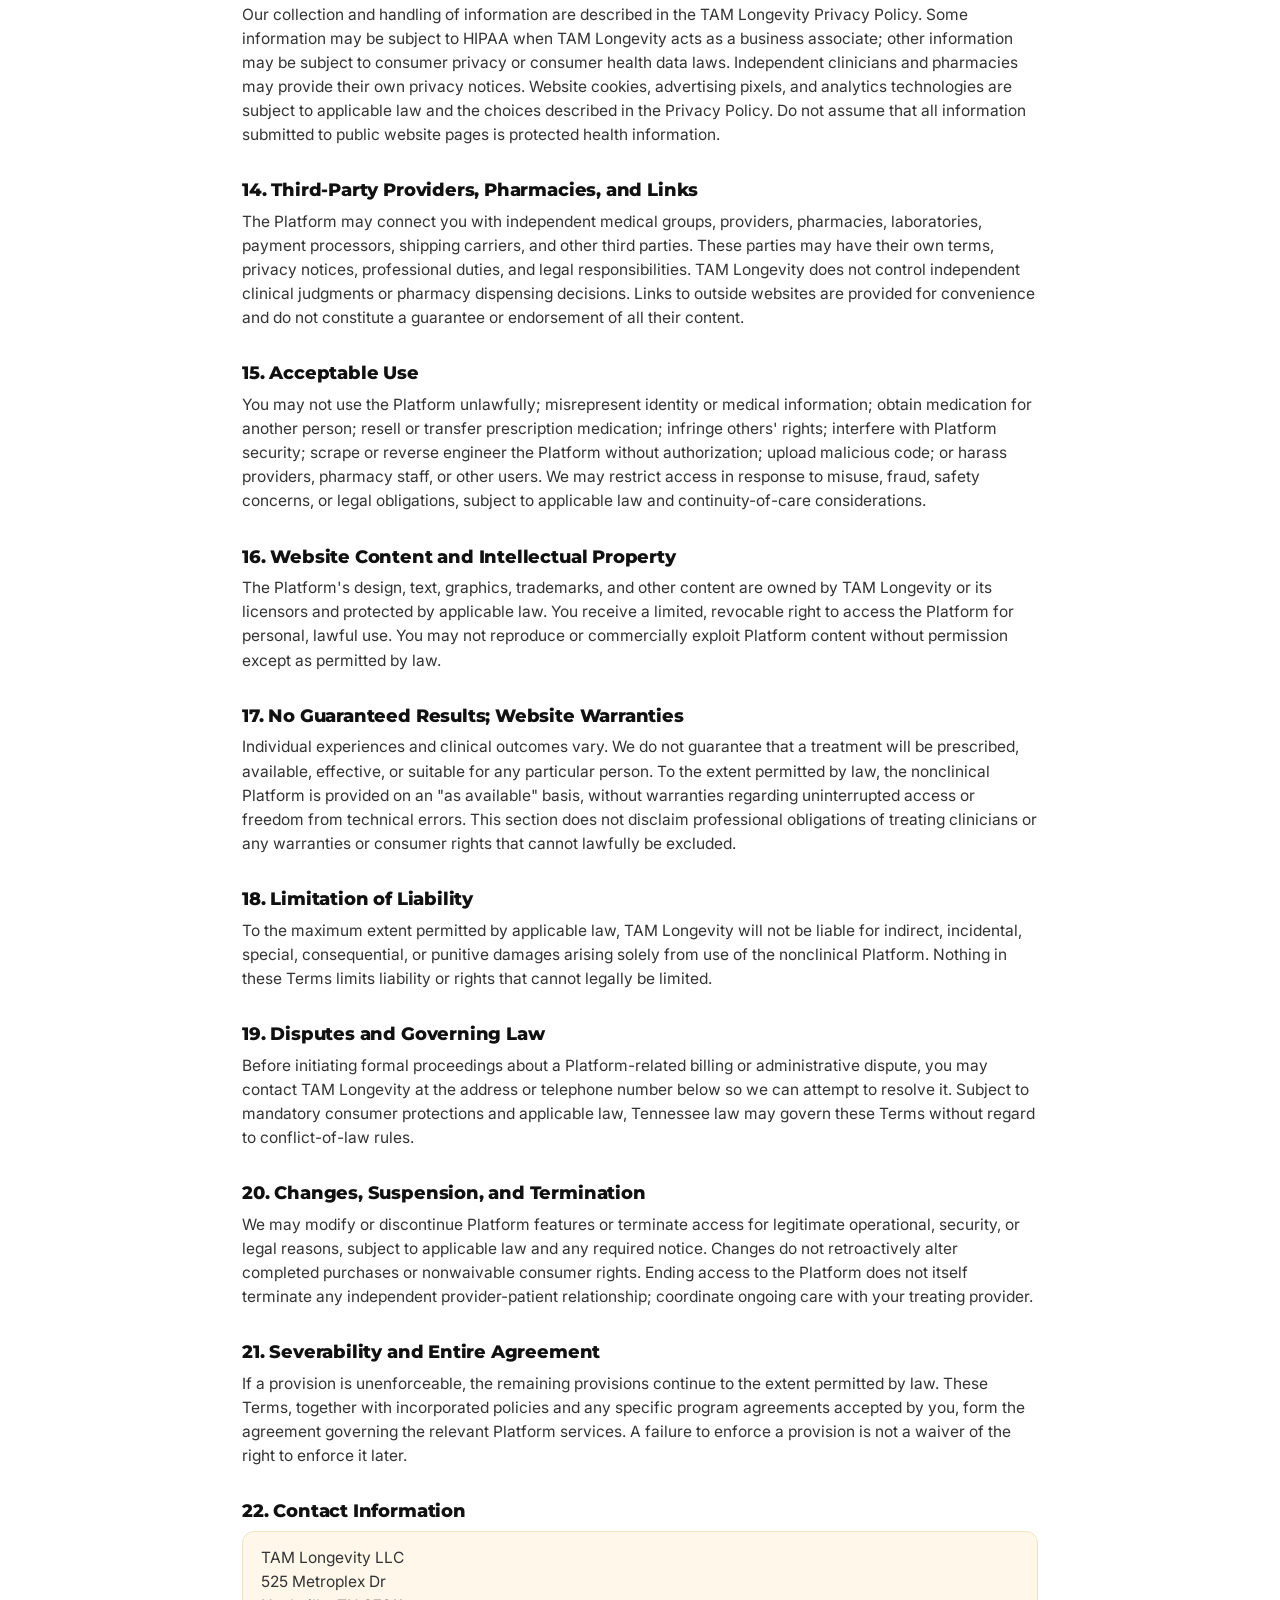
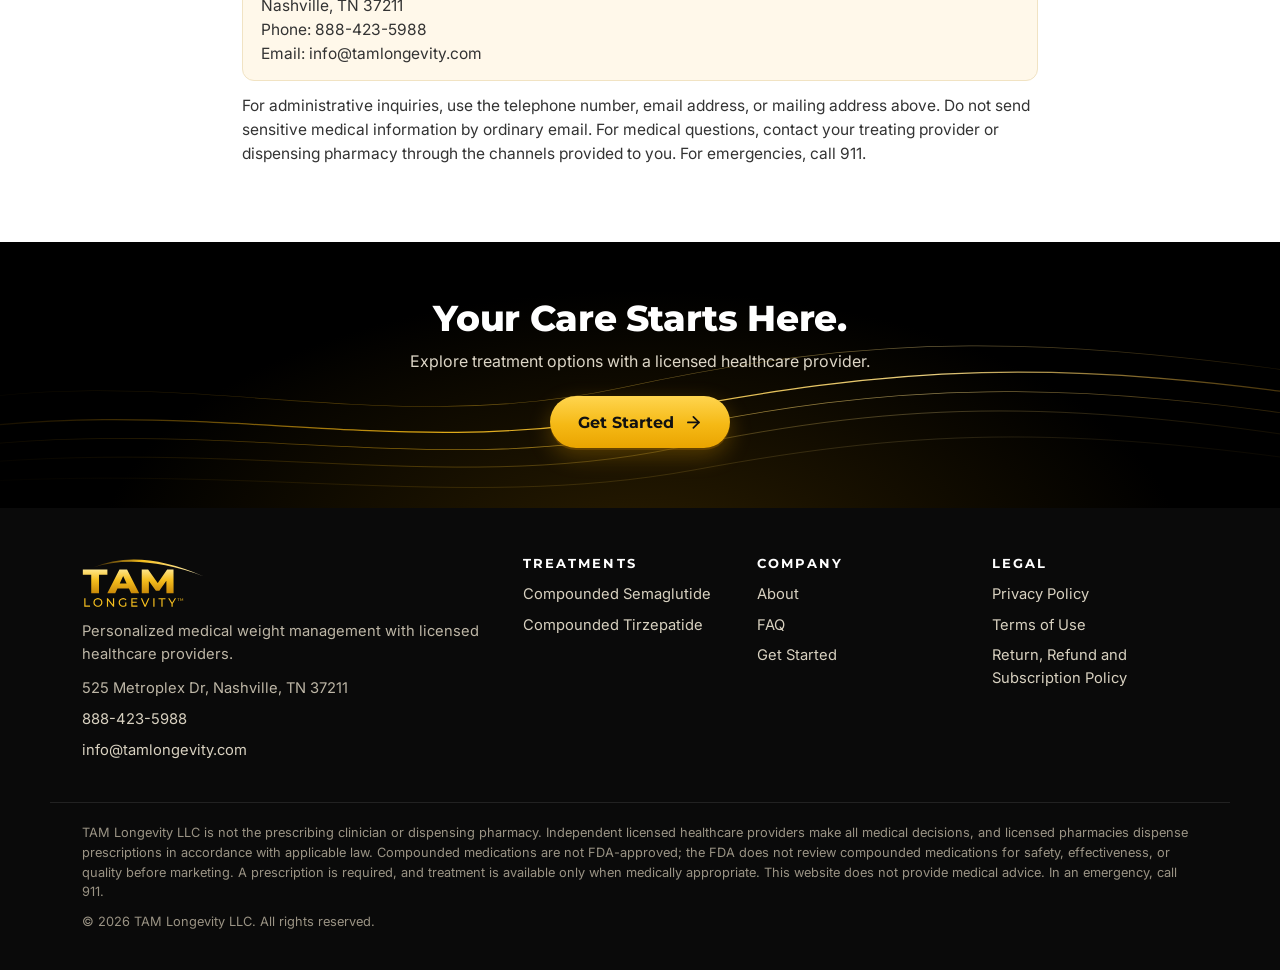
<file: terms-of-use/index.html>
<!doctype html>
<html lang="en">
<head>
<meta charset="utf-8">
<script>document.documentElement.className="js"</script>
<meta name="viewport" content="width=device-width, initial-scale=1, viewport-fit=cover">
<title>Terms of Use | TAM Longevity</title>
<meta name="description" content="TAM Longevity LLC Terms of Use.">
<meta name="robots" content="noindex, nofollow">
<link rel="canonical" href="https://tamlongevity.com/terms-of-use/">
<meta name="theme-color" content="#000000">
<meta property="og:type" content="website">
<meta property="og:site_name" content="TAM Longevity">
<meta property="og:title" content="Terms of Use | TAM Longevity">
<meta property="og:description" content="TAM Longevity LLC Terms of Use.">
<meta property="og:image" content="https://tamlongevity.com/assets/brand/og-image.png">
<meta name="twitter:card" content="summary_large_image">
<link rel="icon" href="../assets/brand/favicon.svg" type="image/svg+xml">
<link rel="icon" href="../assets/brand/favicon-32.png" sizes="32x32" type="image/png">
<link rel="apple-touch-icon" href="../assets/brand/apple-touch-icon.png">
<link rel="manifest" href="../site.webmanifest">
<link rel="preconnect" href="https://fonts.googleapis.com">
<link rel="preconnect" href="https://fonts.gstatic.com" crossorigin>
<link href="https://fonts.googleapis.com/css2?family=Inter:wght@400;500;600&family=Montserrat:wght@600;700;800&display=swap" rel="stylesheet">
<link rel="stylesheet" href="../assets/css/site.css">
<script src="../assets/js/site.js" defer></script>
</head>
<body>
<a class="skip" href="#main">Skip to content</a>
<header class="site-header">
  <div class="wrap header-row">
    <a class="logo" href="../" aria-label="TAM Longevity home"><img src="../assets/brand/tam-longevity-logo-gold.svg" alt="TAM Longevity" width="140" height="60"></a>
    <nav class="nav" id="site-nav" aria-label="Main">
      <div class="nav-group">
        <button class="nav-drop" aria-expanded="false" aria-controls="drop-treatments">Treatments<svg class="ico " viewBox="0 0 24 24" fill="none" stroke="currentColor" stroke-width="1.6" stroke-linecap="round" stroke-linejoin="round" aria-hidden="true"><path d="m6 9 6 6 6-6"/></svg></button>
        <div class="drop" id="drop-treatments"><a href="../semaglutide/">Compounded Semaglutide</a><a href="../tirzepatide/">Compounded Tirzepatide</a><a href="../">All Weight Management</a></div>
      </div>
      <a href="../#how-it-works">How It Works</a>
      <a href="../about/">About</a>
      <a href="../faq/">FAQ</a>
    </nav>
    <a class="btn btn-gold btn-sm header-cta" href="../get-started/">Get Started<svg class="ico " viewBox="0 0 24 24" fill="none" stroke="currentColor" stroke-width="1.6" stroke-linecap="round" stroke-linejoin="round" aria-hidden="true"><path d="M5 12h14"/><path d="m12 5 7 7-7 7"/></svg></a>
    <button class="menu-btn" aria-label="Open menu" aria-expanded="false" aria-controls="site-nav"><svg class="ico i-open" viewBox="0 0 24 24" fill="none" stroke="currentColor" stroke-width="1.6" stroke-linecap="round" stroke-linejoin="round" aria-hidden="true"><path d="M4 6h16M4 12h16M4 18h16"/></svg><svg class="ico i-close" viewBox="0 0 24 24" fill="none" stroke="currentColor" stroke-width="1.6" stroke-linecap="round" stroke-linejoin="round" aria-hidden="true"><path d="M18 6 6 18M6 6l12 12"/></svg></button>
  </div>
</header>
<main id="main">

<section class="simple">
  <div class="wrap narrow">
    <p class="eyebrow">Legal</p>
    <h1>Terms of Use</h1>
    <div class="legal"><p class="updated">Last Updated: November 9, 2026</p>
    <h2>1. Acceptance and Scope</h2>
    <p>These Terms of Use and Service ("Terms") govern your access to and use of websites, online assessments, accounts, communications, and related services offered by TAM Longevity LLC ("TAM Longevity," "we," "our," or "us") (collectively, the "Platform"). By accessing the Platform or affirmatively accepting these Terms when creating an account, submitting an assessment, or placing an order, you agree to these Terms. If you do not agree, do not use the Platform.</p>
    <p>Our Privacy Policy and any applicable checkout disclosures, telehealth informed-consent documents, program terms, subscription terms, and Refund and Cancellation Policy may also apply. If there is a conflict, the more specific terms govern the relevant service to the extent permitted by law. We may update these Terms and will post a revised effective date; where required, we will provide additional notice or obtain consent.</p>
    <h2>2. TAM Longevity's Role; Independent Clinical Care</h2>
    <p>TAM Longevity facilitates access to online health-related services, administrative coordination, and independent licensed healthcare professionals and pharmacies. TAM Longevity LLC is not itself the prescribing clinician or dispensing pharmacy. Independent clinicians exercise their own professional judgment and make all medical decisions, including whether to establish a provider-patient relationship, whether treatment is appropriate, and whether to prescribe, change, renew, or discontinue medication. Licensed pharmacies independently dispense prescriptions in accordance with applicable law.</p>
    <p>TAM Longevity may act as a business associate in handling certain protected health information on behalf of covered healthcare organizations, as described in its Privacy Policy and applicable agreements. This administrative role does not make TAM Longevity the patient's treating clinician. A provider's or pharmacy's separate terms and privacy notices may also apply.</p>
    <h2>3. Not for Emergencies; No Guarantee of Treatment</h2>
    <p>The Platform is not an emergency service. For an emergency, call 911 or seek immediate emergency care. Website information is educational and administrative and does not replace personalized medical advice. Completing an assessment, paying a fee, or requesting a particular product does not guarantee that you will receive a prescription, a particular dose, a refill, or any particular health outcome. A clinician may require additional information, testing, a live consultation, or in-person care, or may decline treatment.</p>
    <h2>4. Eligibility and State Availability</h2>
    <p>Unless a specific program states otherwise, the Platform is intended for adults age 18 or older in the United States. Services and products are available only where the relevant clinician and dispensing pharmacy may lawfully provide them. Availability may vary by state, product, clinical circumstances, and fulfillment partner. You must provide accurate information about your identity, physical location at the time of a telehealth encounter, and shipping address. You may not obtain services for another person through your own account.</p>
    <h2>5. Accounts and Accurate Information</h2>
    <p>You agree to provide complete, current, and truthful information, particularly about your medical history, medications, allergies, and contact information. Keep login credentials confidential and promptly notify TAM Longevity of suspected unauthorized access. You are responsible for lawful use of your account and for keeping shipping and communication details current.</p>
    <h2>6. Telehealth Assessments and Clinical Consent</h2>
    <p>Telehealth may involve questionnaires, secure messages, telephone calls, or video visits, depending on applicable law and clinical judgment. Telehealth has limitations compared with an in-person examination. You may be required to accept a separate telehealth informed consent from the treating provider or medical group. The provider-patient relationship, if any, is formed under the provider's applicable terms and law, not merely by browsing the Platform.</p>
    <h2>7. Prescription Products and Compounding</h2>
    <p>Prescription products require a valid prescription issued by an appropriately licensed clinician after an appropriate evaluation. Medication selection, dose, monitoring, and refills are clinical decisions. Follow the provider's directions and the dispensing pharmacy's label; do not adjust dosing without professional guidance. Product photographs are illustrative; the actual product, label, concentration, packaging, and dispensing pharmacy may differ.</p>
    <p>Some products may be compounded medications. Compounded medications are not FDA-approved, and the FDA does not review them for safety, effectiveness, or quality before marketing. They are not FDA-approved generic equivalents of brand-name drugs. Product pages will identify compounded products prominently. Products and formulations offered may change and are subject to medical appropriateness and legal availability.</p>
    <h2>8. Pricing, Payment, and Insurance</h2>
    <p>The applicable price, billing frequency, any shipping charges, taxes, and the services included in a purchase will be disclosed before payment is authorized. Published prices may change prospectively, subject to any required notice and existing contractual commitments. You authorize the payment method you provide to be charged for purchases and any recurring charges you separately authorize. If payment fails, we may request updated payment information or pause nonessential services, subject to law.</p>
    <p>Unless specifically stated at checkout, the Platform is not insurance, and insurance reimbursement is not promised.</p>
    <h2>9. Subscriptions and Automatic Renewal</h2>
    <p>Some programs may be sold as recurring subscriptions. If you select one, checkout must clearly disclose the amount and frequency of recurring charges, the renewal date or method of calculating it, any minimum commitment, and how to cancel. Your affirmative consent to recurring billing will be obtained as required by law. You may cancel future renewals using the cancellation method disclosed at enrollment, subject to any lawful cutoff disclosed before purchase. Canceling a subscription does not automatically cancel a prescription already being processed or refund a charge already incurred.</p>
    <h2>10. Cancellations, Returns, and Refunds</h2>
    <p>Orders and prescription medications are subject to the separate TAM Longevity Refund and Cancellation Policy, which will be presented or linked before purchase. As a general principle, a prescription order may not be cancellable after it has been submitted for pharmacy fulfillment, and dispensed prescription medication generally cannot be returned for resale. Requests concerning damaged, defective, incorrect, missing, or temperature-compromised shipments will be reviewed with the dispensing pharmacy. Nothing in these Terms limits nonwaivable rights under applicable law.</p>
    <h2>11. Shipping, Delivery, and Storage</h2>
    <p>After an eligible prescription is received and approved for fulfillment, typical pharmacy processing may take approximately 24 to 48 hours, but this is an estimate, not a guarantee of dispatch or delivery. Carrier transit, weekends, holidays, inventory, weather, and destination may affect timing. Shipping is performed by the applicable dispensing pharmacy or its fulfillment partners where legally permitted.</p>
    <p>Some medications require temperature-controlled packaging. Ice packs may thaw during transit without necessarily indicating a problem, but suitability for use depends on the specific medication, validated packaging, transit time, and temperature conditions. Promptly follow the product-specific storage instructions and contact the dispensing pharmacy if a package is delayed, damaged, incorrect, or appears to have been exposed to unsuitable temperatures. Do not use a medication of uncertain integrity until the dispensing pharmacy provides guidance.</p>
    <h2>12. Communications; Email and Text Messages</h2>
    <p>We and participating providers, pharmacies, and service partners may send necessary administrative communications about accounts, assessments, appointments, prescriptions, orders, and safety. Where you separately opt in or where otherwise lawfully permitted, TAM Longevity may also send promotional emails and SMS messages. Marketing consent is not a condition of purchasing a product or receiving medical care unless legally permissible and expressly disclosed. You may unsubscribe from promotional emails using the unsubscribe link and opt out of promotional texts by replying STOP where supported. Message and data rates may apply. Do not use ordinary SMS or email for emergencies or to transmit sensitive medical information unless instructed to use an approved secure channel.</p>
    <h2>13. Privacy and Information Security</h2>
    <p>Our collection and handling of information are described in the TAM Longevity Privacy Policy. Some information may be subject to HIPAA when TAM Longevity acts as a business associate; other information may be subject to consumer privacy or consumer health data laws. Independent clinicians and pharmacies may provide their own privacy notices. Website cookies, advertising pixels, and analytics technologies are subject to applicable law and the choices described in the Privacy Policy. Do not assume that all information submitted to public website pages is protected health information.</p>
    <h2>14. Third-Party Providers, Pharmacies, and Links</h2>
    <p>The Platform may connect you with independent medical groups, providers, pharmacies, laboratories, payment processors, shipping carriers, and other third parties. These parties may have their own terms, privacy notices, professional duties, and legal responsibilities. TAM Longevity does not control independent clinical judgments or pharmacy dispensing decisions. Links to outside websites are provided for convenience and do not constitute a guarantee or endorsement of all their content.</p>
    <h2>15. Acceptable Use</h2>
    <p>You may not use the Platform unlawfully; misrepresent identity or medical information; obtain medication for another person; resell or transfer prescription medication; infringe others' rights; interfere with Platform security; scrape or reverse engineer the Platform without authorization; upload malicious code; or harass providers, pharmacy staff, or other users. We may restrict access in response to misuse, fraud, safety concerns, or legal obligations, subject to applicable law and continuity-of-care considerations.</p>
    <h2>16. Website Content and Intellectual Property</h2>
    <p>The Platform's design, text, graphics, trademarks, and other content are owned by TAM Longevity or its licensors and protected by applicable law. You receive a limited, revocable right to access the Platform for personal, lawful use. You may not reproduce or commercially exploit Platform content without permission except as permitted by law.</p>
    <h2>17. No Guaranteed Results; Website Warranties</h2>
    <p>Individual experiences and clinical outcomes vary. We do not guarantee that a treatment will be prescribed, available, effective, or suitable for any particular person. To the extent permitted by law, the nonclinical Platform is provided on an "as available" basis, without warranties regarding uninterrupted access or freedom from technical errors. This section does not disclaim professional obligations of treating clinicians or any warranties or consumer rights that cannot lawfully be excluded.</p>
    <h2>18. Limitation of Liability</h2>
    <p>To the maximum extent permitted by applicable law, TAM Longevity will not be liable for indirect, incidental, special, consequential, or punitive damages arising solely from use of the nonclinical Platform. Nothing in these Terms limits liability or rights that cannot legally be limited.</p>
    <h2>19. Disputes and Governing Law</h2>
    <p>Before initiating formal proceedings about a Platform-related billing or administrative dispute, you may contact TAM Longevity at the address or telephone number below so we can attempt to resolve it. Subject to mandatory consumer protections and applicable law, Tennessee law may govern these Terms without regard to conflict-of-law rules.</p>
    <h2>20. Changes, Suspension, and Termination</h2>
    <p>We may modify or discontinue Platform features or terminate access for legitimate operational, security, or legal reasons, subject to applicable law and any required notice. Changes do not retroactively alter completed purchases or nonwaivable consumer rights. Ending access to the Platform does not itself terminate any independent provider-patient relationship; coordinate ongoing care with your treating provider.</p>
    <h2>21. Severability and Entire Agreement</h2>
    <p>If a provision is unenforceable, the remaining provisions continue to the extent permitted by law. These Terms, together with incorporated policies and any specific program agreements accepted by you, form the agreement governing the relevant Platform services. A failure to enforce a provision is not a waiver of the right to enforce it later.</p>
    <h2>22. Contact Information</h2>
    <p class="address">TAM Longevity LLC<br>525 Metroplex Dr<br>Nashville, TN 37211<br>Phone: 888-423-5988<br>Email: info@tamlongevity.com</p>
    <p>For administrative inquiries, use the telephone number, email address, or mailing address above. Do not send sensitive medical information by ordinary email. For medical questions, contact your treating provider or dispensing pharmacy through the channels provided to you. For emergencies, call 911.</p></div>
  </div>
</section>
<section class="cta-band">
  <svg class="waves" viewBox="0 0 1400 340" preserveAspectRatio="none" aria-hidden="true">
  <defs><linearGradient id="wg" x1="0" x2="1"><stop offset="0" stop-color="#7a4f00" stop-opacity="0"/><stop offset=".35" stop-color="#f5b915"/><stop offset=".7" stop-color="#ffe28a"/><stop offset="1" stop-color="#c98908" stop-opacity=".2"/></linearGradient></defs>
  <path class="wave w0" d="M-100 210 C 200 120, 420 260, 700 170 S 1150 60, 1500 150" stroke="url(#wg)" stroke-width="2.2" fill="none" opacity="0.9"/>
  <path class="wave w1" d="M-100 240 C 220 160, 460 290, 720 200 S 1160 100, 1500 190" stroke="url(#wg)" stroke-width="1.4" fill="none" opacity="0.55"/>
  <path class="wave w2" d="M-100 270 C 240 200, 480 320, 740 230 S 1170 140, 1500 230" stroke="url(#wg)" stroke-width="1" fill="none" opacity="0.35"/>
  <path class="wave w3" d="M-100 160 C 180 60, 400 220, 680 120 S 1140 20, 1500 110" stroke="url(#wg)" stroke-width="1.2" fill="none" opacity="0.4"/>
  <path class="wave w4" d="M-100 300 C 260 250, 500 350, 760 270 S 1180 190, 1500 270" stroke="url(#wg)" stroke-width="0.8" fill="none" opacity="0.25"/>
</svg>
  <div class="wrap cta-inner reveal">
    <h2>Your Care Starts Here.</h2>
    <p>Explore treatment options with a licensed healthcare provider.</p>
    <a class="btn btn-gold " href="../get-started/">Get Started<svg class="ico " viewBox="0 0 24 24" fill="none" stroke="currentColor" stroke-width="1.6" stroke-linecap="round" stroke-linejoin="round" aria-hidden="true"><path d="M5 12h14"/><path d="m12 5 7 7-7 7"/></svg></a>
    
  </div>
</section>
</main>
<footer class="site-footer">
  <div class="wrap footer-grid">
    <div class="footer-brand">
      <img src="../assets/brand/tam-longevity-logo-gold.svg" alt="TAM Longevity" width="150" height="64" loading="lazy">
      <p>Personalized medical weight management with licensed healthcare providers.</p>
      <ul class="footer-contact"><li>525 Metroplex Dr, Nashville, TN 37211</li><li><a href="tel:8884235988">888-423-5988</a></li><li><a href="mailto:info@tamlongevity.com">info@tamlongevity.com</a></li></ul>
    </div>
    <div>
      <h3>Treatments</h3>
      <ul><li><a href="../semaglutide/">Compounded Semaglutide</a></li><li><a href="../tirzepatide/">Compounded Tirzepatide</a></li></ul>
    </div>
    <div>
      <h3>Company</h3>
      <ul><li><a href="../about/">About</a></li><li><a href="../faq/">FAQ</a></li><li><a href="../get-started/">Get Started</a></li></ul>
    </div>
    <div>
      <h3>Legal</h3>
      <ul><li><a href="../privacy-policy/">Privacy Policy</a></li><li><a href="../terms-of-use/">Terms of Use</a></li><li><a href="../return-refund-subscription-policy/">Return, Refund and Subscription Policy</a></li></ul>
    </div>
  </div>
  <div class="wrap footer-legal">
    <p>TAM Longevity LLC is not the prescribing clinician or dispensing pharmacy. Independent licensed healthcare providers make all medical decisions, and licensed pharmacies dispense prescriptions in accordance with applicable law. Compounded medications are not FDA-approved; the FDA does not review compounded medications for safety, effectiveness, or quality before marketing. A prescription is required, and treatment is available only when medically appropriate. This website does not provide medical advice. In an emergency, call 911.</p>
    <p>&copy; 2026 TAM Longevity LLC. All rights reserved.</p>
  </div>
</footer>

</body>
</html>
</file>
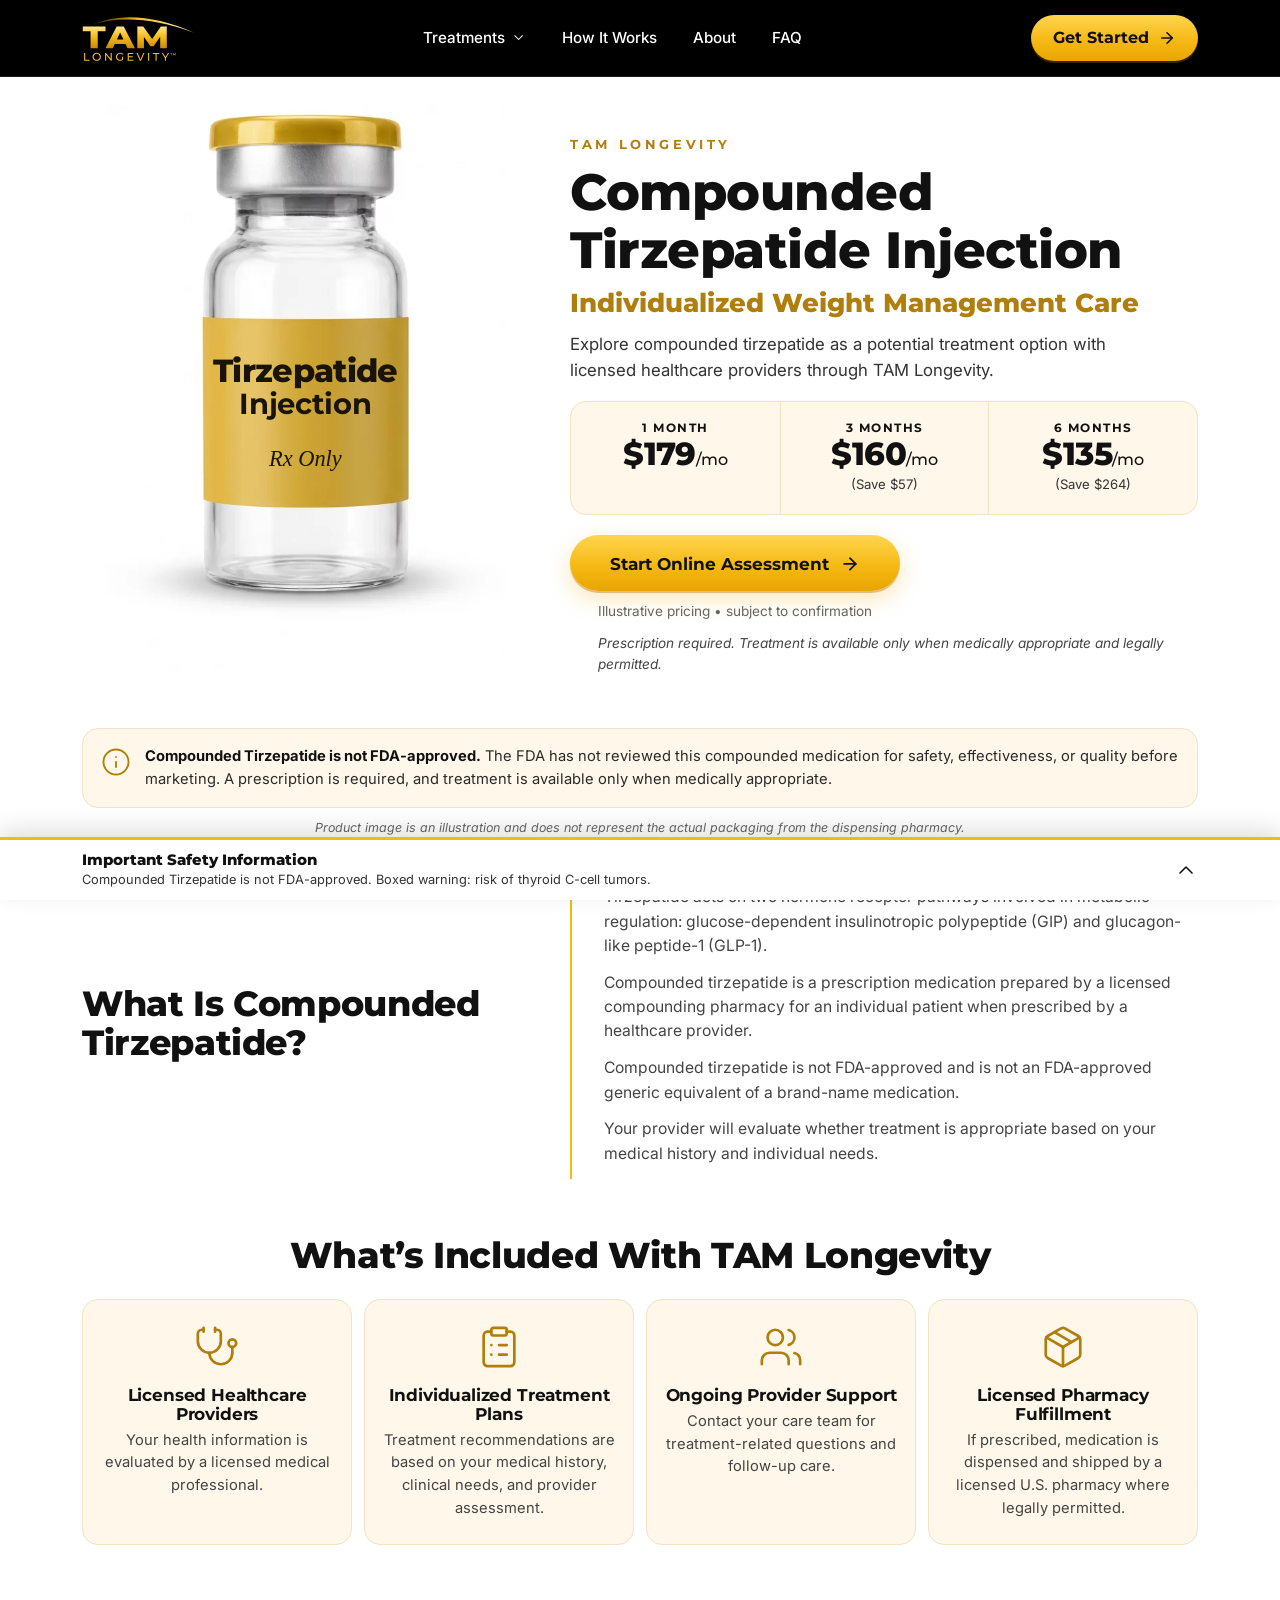
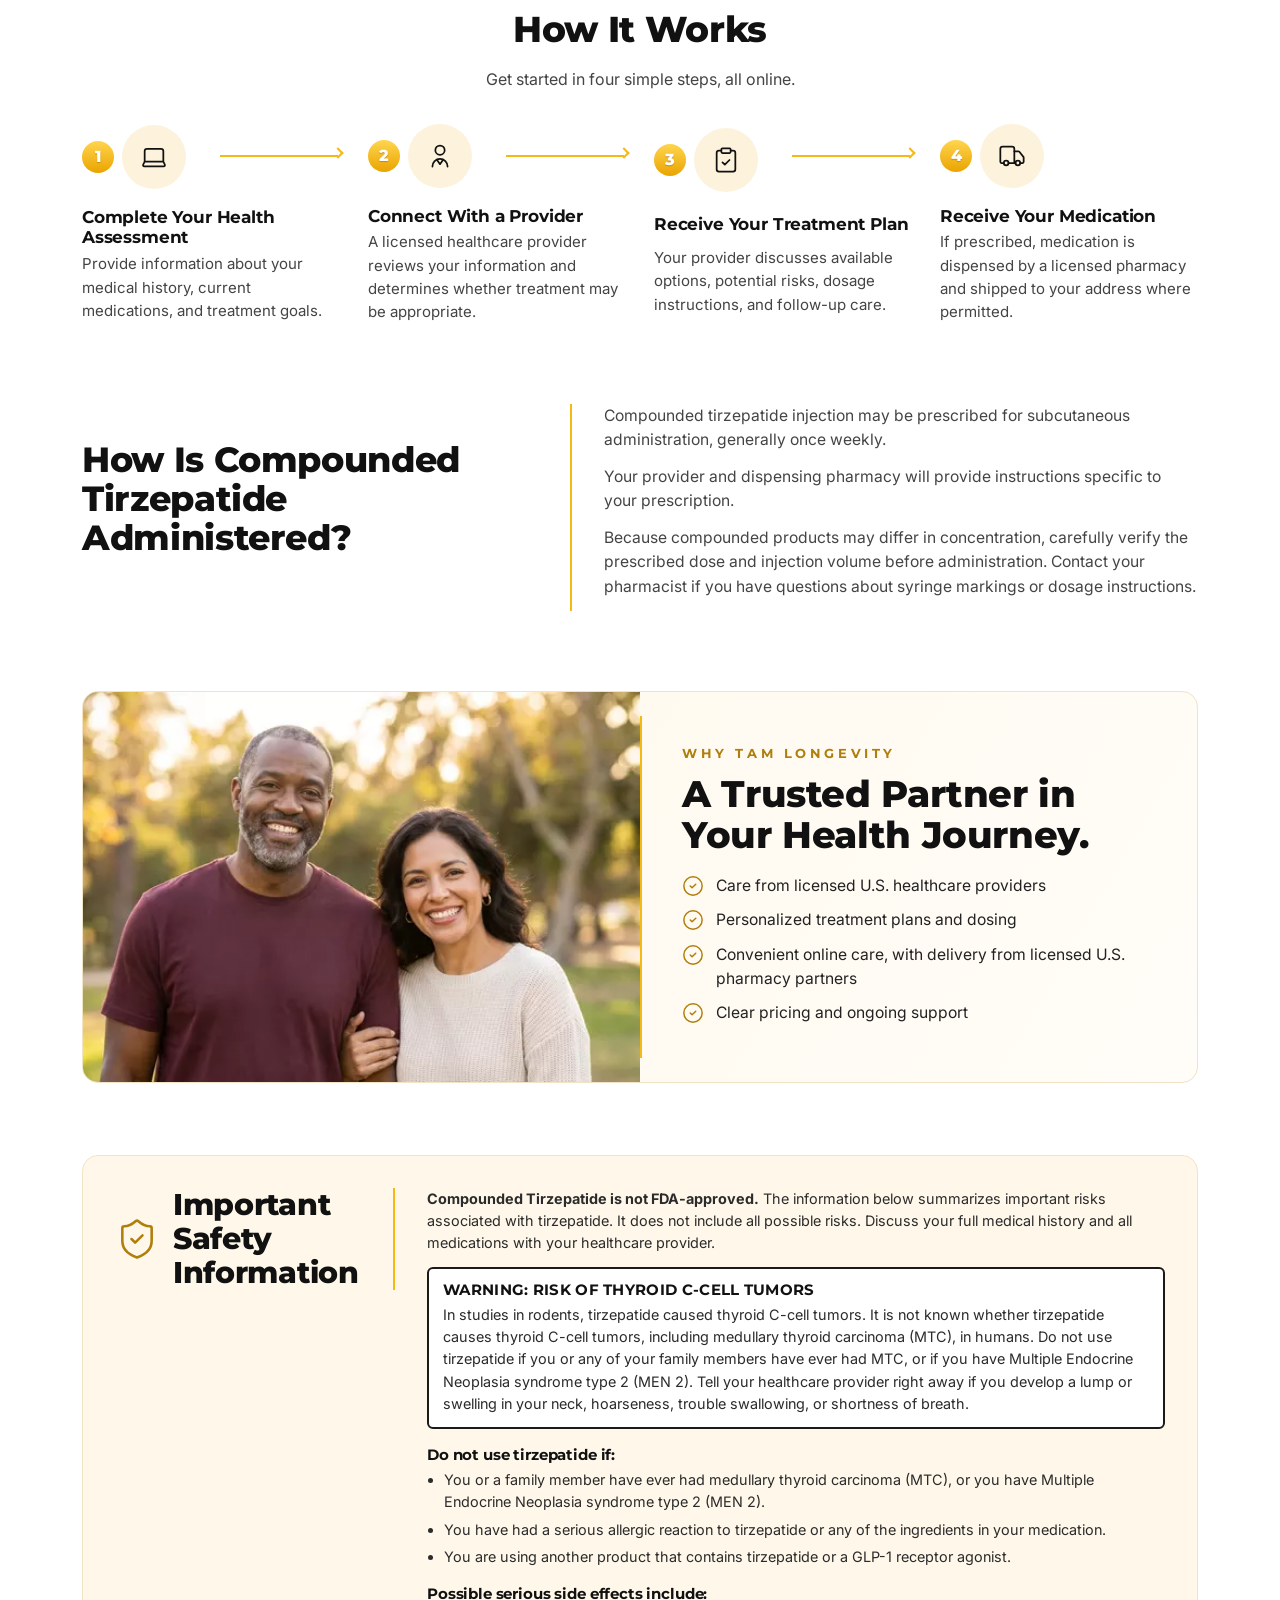
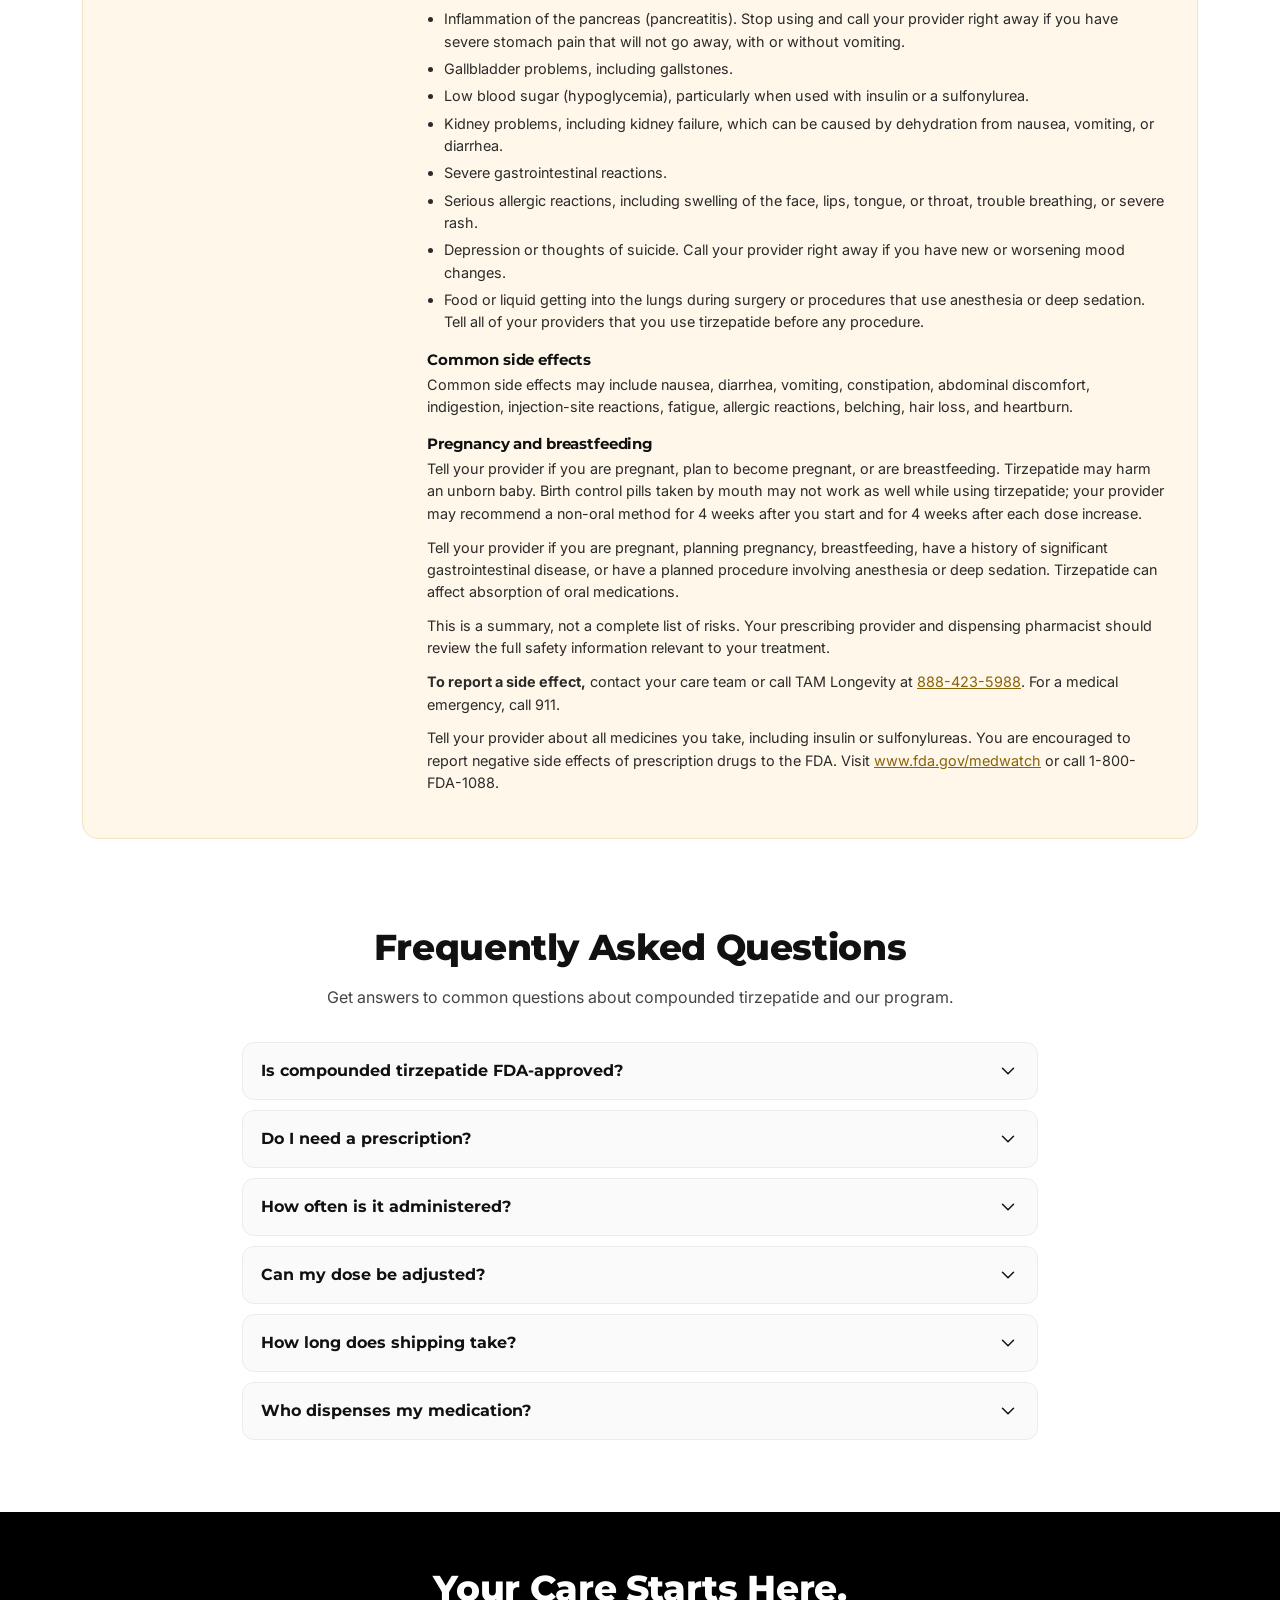
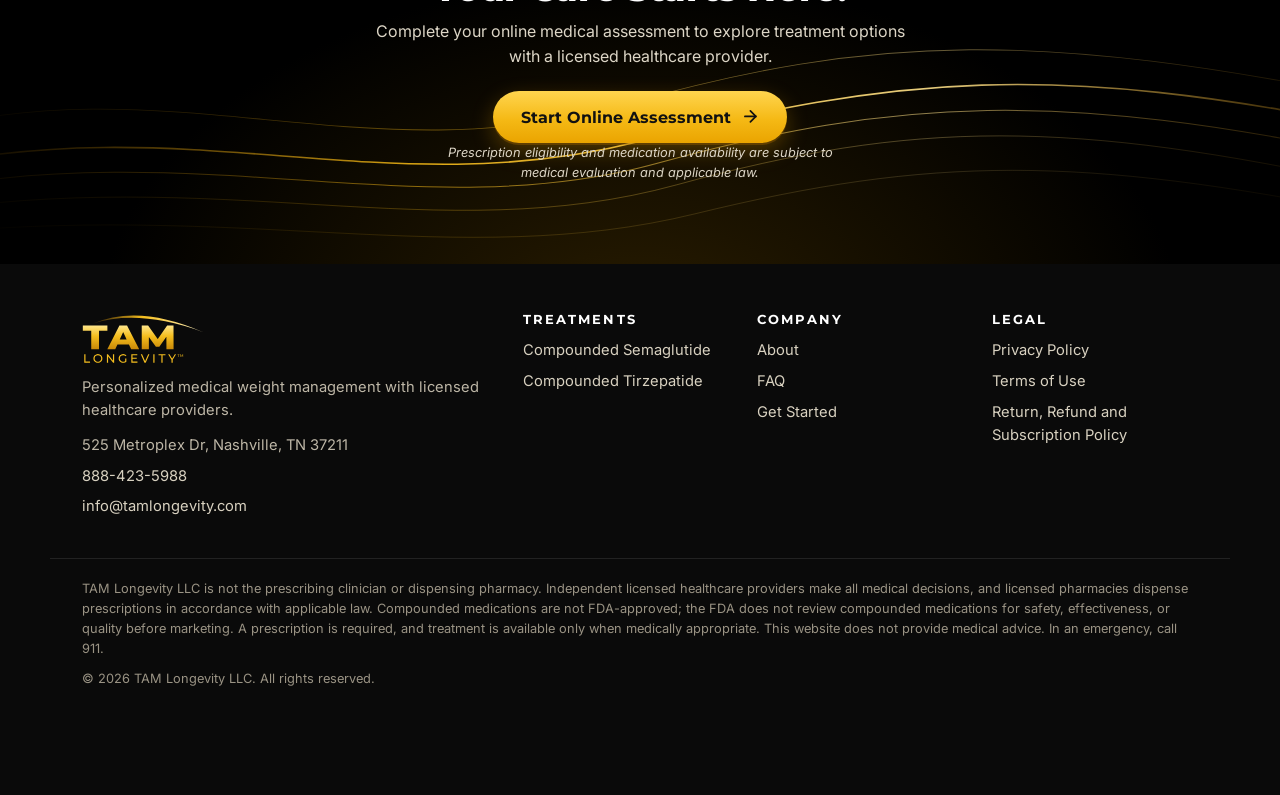
<file: tirzepatide/index.html>
<!doctype html>
<html lang="en">
<head>
<meta charset="utf-8">
<script>document.documentElement.className="js"</script>
<meta name="viewport" content="width=device-width, initial-scale=1, viewport-fit=cover">
<title>Compounded Tirzepatide Injection | TAM Longevity</title>
<meta name="description" content="Explore compounded tirzepatide for medical weight management with a licensed healthcare provider. Prescription required. Not FDA-approved.">
<meta name="robots" content="noindex, nofollow">
<link rel="canonical" href="https://tamlongevity.com/tirzepatide/">
<meta name="theme-color" content="#000000">
<meta property="og:type" content="website">
<meta property="og:site_name" content="TAM Longevity">
<meta property="og:title" content="Compounded Tirzepatide Injection | TAM Longevity">
<meta property="og:description" content="Explore compounded tirzepatide for medical weight management with a licensed healthcare provider. Prescription required. Not FDA-approved.">
<meta property="og:image" content="https://tamlongevity.com/assets/brand/og-image.png">
<meta name="twitter:card" content="summary_large_image">
<link rel="icon" href="../assets/brand/favicon.svg" type="image/svg+xml">
<link rel="icon" href="../assets/brand/favicon-32.png" sizes="32x32" type="image/png">
<link rel="apple-touch-icon" href="../assets/brand/apple-touch-icon.png">
<link rel="manifest" href="../site.webmanifest">
<link rel="preconnect" href="https://fonts.googleapis.com">
<link rel="preconnect" href="https://fonts.gstatic.com" crossorigin>
<link href="https://fonts.googleapis.com/css2?family=Inter:wght@400;500;600&family=Montserrat:wght@600;700;800&display=swap" rel="stylesheet">
<link rel="stylesheet" href="../assets/css/site.css">
<script src="../assets/js/site.js" defer></script>
</head>
<body>
<a class="skip" href="#main">Skip to content</a>
<header class="site-header">
  <div class="wrap header-row">
    <a class="logo" href="../" aria-label="TAM Longevity home"><img src="../assets/brand/tam-longevity-logo-gold.svg" alt="TAM Longevity" width="140" height="60"></a>
    <nav class="nav" id="site-nav" aria-label="Main">
      <div class="nav-group">
        <button class="nav-drop" aria-expanded="false" aria-controls="drop-treatments">Treatments<svg class="ico " viewBox="0 0 24 24" fill="none" stroke="currentColor" stroke-width="1.6" stroke-linecap="round" stroke-linejoin="round" aria-hidden="true"><path d="m6 9 6 6 6-6"/></svg></button>
        <div class="drop" id="drop-treatments"><a href="../semaglutide/">Compounded Semaglutide</a><a href="../tirzepatide/">Compounded Tirzepatide</a><a href="../">All Weight Management</a></div>
      </div>
      <a href="#how-it-works">How It Works</a>
      <a href="../about/">About</a>
      <a href="../faq/">FAQ</a>
    </nav>
    <a class="btn btn-gold btn-sm header-cta" href="../get-started/">Get Started<svg class="ico " viewBox="0 0 24 24" fill="none" stroke="currentColor" stroke-width="1.6" stroke-linecap="round" stroke-linejoin="round" aria-hidden="true"><path d="M5 12h14"/><path d="m12 5 7 7-7 7"/></svg></a>
    <button class="menu-btn" aria-label="Open menu" aria-expanded="false" aria-controls="site-nav"><svg class="ico i-open" viewBox="0 0 24 24" fill="none" stroke="currentColor" stroke-width="1.6" stroke-linecap="round" stroke-linejoin="round" aria-hidden="true"><path d="M4 6h16M4 12h16M4 18h16"/></svg><svg class="ico i-close" viewBox="0 0 24 24" fill="none" stroke="currentColor" stroke-width="1.6" stroke-linecap="round" stroke-linejoin="round" aria-hidden="true"><path d="M18 6 6 18M6 6l12 12"/></svg></button>
  </div>
</header>
<main id="main">

<section class="product-hero">
  <div class="wrap hero-grid">
    <div class="hero-media reveal"><figure class="vial" aria-label="Tirzepatide Injection vial illustration">
  <img src="../assets/img/vial-600.webp" srcset="../assets/img/vial-300.webp 300w, ../assets/img/vial-600.webp 600w, ../assets/img/vial-900.webp 900w" sizes="(max-width: 760px) 60vw, 360px" alt="" width="600" height="920" fetchpriority="high">
  <span class="vial-label"><b>Tirzepatide</b><span>Injection</span><i>Rx Only</i></span>
</figure></div>
    <div class="hero-copy">
      <p class="eyebrow">TAM Longevity</p>
      <h1>Compounded Tirzepatide Injection</h1>
      <p class="hero-sub">Individualized Weight Management Care</p>
      <p class="hero-intro">Explore compounded tirzepatide as a potential treatment option with licensed healthcare providers through TAM Longevity.</p>
      <ul class="pricing" aria-label="Pricing">
        <li class="plan">
          <span class="plan-term">1 Month</span>
          <span class="plan-price"><strong>$179</strong>/mo</span>
          <span class="plan-save">&nbsp;</span>
        </li>
        <li class="plan">
          <span class="plan-term">3 Months</span>
          <span class="plan-price"><strong>$160</strong>/mo</span>
          <span class="plan-save">(Save $57)</span>
        </li>
        <li class="plan">
          <span class="plan-term">6 Months</span>
          <span class="plan-price"><strong>$135</strong>/mo</span>
          <span class="plan-save">(Save $264)</span>
        </li>
      </ul>
      <div class="hero-cta"><a class="btn btn-gold " href="https://app.tamlongevity.com/f/glp-1-intake-form">Start Online Assessment<svg class="ico " viewBox="0 0 24 24" fill="none" stroke="currentColor" stroke-width="1.6" stroke-linecap="round" stroke-linejoin="round" aria-hidden="true"><path d="M5 12h14"/><path d="m12 5 7 7-7 7"/></svg></a><p class="price-note">Illustrative pricing • subject to confirmation</p></div>
      <p class="elig-note">Prescription required. Treatment is available only when medically appropriate and legally permitted.</p>
    </div>
  </div>
  <div class="wrap">
    <div class="notice reveal"><svg class="ico " viewBox="0 0 24 24" fill="none" stroke="currentColor" stroke-width="1.6" stroke-linecap="round" stroke-linejoin="round" aria-hidden="true"><circle cx="12" cy="12" r="10"/><path d="M12 16v-4"/><path d="M12 8h.01"/></svg><p><strong>Compounded Tirzepatide is not FDA-approved.</strong> The FDA has not reviewed this compounded medication for safety, effectiveness, or quality before marketing. A prescription is required, and treatment is available only when medically appropriate.</p></div>
    <p class="img-note">Product image is an illustration and does not represent the actual packaging from the dispensing pharmacy.</p>
  </div>
</section>

<section class="section what">
  <div class="wrap what-grid reveal">
    <h2>What Is Compounded Tirzepatide?</h2>
    <div class="what-copy"><p>Tirzepatide acts on two hormone receptor pathways involved in metabolic regulation: glucose-dependent insulinotropic polypeptide (GIP) and glucagon-like peptide-1 (GLP-1).</p><p>Compounded tirzepatide is a prescription medication prepared by a licensed compounding pharmacy for an individual patient when prescribed by a healthcare provider.</p><p>Compounded tirzepatide is not FDA-approved and is not an FDA-approved generic equivalent of a brand-name medication.</p><p>Your provider will evaluate whether treatment is appropriate based on your medical history and individual needs.</p></div>
  </div>
</section>

<section class="section included">
  <div class="wrap">
    <h2 class="center reveal">What&rsquo;s Included With TAM Longevity</h2>
    <ul class="cards4">
      <li class="card reveal"><svg class="ico card-ico" viewBox="0 0 24 24" fill="none" stroke="currentColor" stroke-width="1.6" stroke-linecap="round" stroke-linejoin="round" aria-hidden="true"><path d="M11 2v2"/><path d="M5 2v2"/><path d="M5 3H4a2 2 0 0 0-2 2v4a6 6 0 0 0 12 0V5a2 2 0 0 0-2-2h-1"/><path d="M8 15a6 6 0 0 0 12 0v-3"/><circle cx="20" cy="10" r="2"/></svg><div><h3>Licensed Healthcare Providers</h3><p>Your health information is evaluated by a licensed medical professional.</p></div></li>
      <li class="card reveal"><svg class="ico card-ico" viewBox="0 0 24 24" fill="none" stroke="currentColor" stroke-width="1.6" stroke-linecap="round" stroke-linejoin="round" aria-hidden="true"><rect width="8" height="4" x="8" y="2" rx="1"/><path d="M16 4h2a2 2 0 0 1 2 2v14a2 2 0 0 1-2 2H6a2 2 0 0 1-2-2V6a2 2 0 0 1 2-2h2"/><path d="M12 11h4"/><path d="M12 16h4"/><path d="M8 11h.01"/><path d="M8 16h.01"/></svg><div><h3>Individualized Treatment Plans</h3><p>Treatment recommendations are based on your medical history, clinical needs, and provider assessment.</p></div></li>
      <li class="card reveal"><svg class="ico card-ico" viewBox="0 0 24 24" fill="none" stroke="currentColor" stroke-width="1.6" stroke-linecap="round" stroke-linejoin="round" aria-hidden="true"><path d="M16 21v-2a4 4 0 0 0-4-4H6a4 4 0 0 0-4 4v2"/><circle cx="9" cy="7" r="4"/><path d="M22 21v-2a4 4 0 0 0-3-3.87"/><path d="M16 3.13a4 4 0 0 1 0 7.75"/></svg><div><h3>Ongoing Provider Support</h3><p>Contact your care team for treatment-related questions and follow-up care.</p></div></li>
      <li class="card reveal"><svg class="ico card-ico" viewBox="0 0 24 24" fill="none" stroke="currentColor" stroke-width="1.6" stroke-linecap="round" stroke-linejoin="round" aria-hidden="true"><path d="M11 21.73a2 2 0 0 0 2 0l7-4A2 2 0 0 0 21 16V8a2 2 0 0 0-1-1.73l-7-4a2 2 0 0 0-2 0l-7 4A2 2 0 0 0 3 8v8a2 2 0 0 0 1 1.73z"/><path d="M12 22V12"/><path d="m3.3 7 8.7 5 8.7-5"/><path d="m7.5 4.27 9 5.15"/></svg><div><h3>Licensed Pharmacy Fulfillment</h3><p>If prescribed, medication is dispensed and shipped by a licensed U.S. pharmacy where legally permitted.</p></div></li>
    </ul>
  </div>
</section>

<section class="section how" id="how-it-works">
  <div class="wrap">
    <div class="section-head reveal">
      
      <h2>How It Works</h2>
      <p>Get started in four simple steps, all online.</p>
    </div>
    <ol class="steps">
      <li class="step reveal">
        <div class="step-top"><span class="step-num">1</span><span class="step-ico"><svg class="ico " viewBox="0 0 24 24" fill="none" stroke="currentColor" stroke-width="1.6" stroke-linecap="round" stroke-linejoin="round" aria-hidden="true"><path d="M20 16V7a2 2 0 0 0-2-2H6a2 2 0 0 0-2 2v9m16 0H4m16 0 1.28 2.55a1 1 0 0 1-.9 1.45H3.62a1 1 0 0 1-.9-1.45L4 16"/></svg></span></div>
        <h3>Complete Your Health Assessment</h3>
        <p>Provide information about your medical history, current medications, and treatment goals.</p>
      </li>
      <li class="step reveal">
        <div class="step-top"><span class="step-num">2</span><span class="step-ico"><svg class="ico " viewBox="0 0 24 24" fill="none" stroke="currentColor" stroke-width="1.6" stroke-linecap="round" stroke-linejoin="round" aria-hidden="true"><circle cx="12" cy="7" r="4"/><path d="M5.5 21a6.5 6.5 0 0 1 13 0"/><path d="M9.5 15.5 12 19l2.5-3.5"/></svg></span></div>
        <h3>Connect With a Provider</h3>
        <p>A licensed healthcare provider reviews your information and determines whether treatment may be appropriate.</p>
      </li>
      <li class="step reveal">
        <div class="step-top"><span class="step-num">3</span><span class="step-ico"><svg class="ico " viewBox="0 0 24 24" fill="none" stroke="currentColor" stroke-width="1.6" stroke-linecap="round" stroke-linejoin="round" aria-hidden="true"><rect width="8" height="4" x="8" y="2" rx="1"/><path d="M16 4h2a2 2 0 0 1 2 2v14a2 2 0 0 1-2 2H6a2 2 0 0 1-2-2V6a2 2 0 0 1 2-2h2"/><path d="m9 14 2 2 4-4"/></svg></span></div>
        <h3>Receive Your Treatment Plan</h3>
        <p>Your provider discusses available options, potential risks, dosage instructions, and follow-up care.</p>
      </li>
      <li class="step reveal">
        <div class="step-top"><span class="step-num">4</span><span class="step-ico"><svg class="ico " viewBox="0 0 24 24" fill="none" stroke="currentColor" stroke-width="1.6" stroke-linecap="round" stroke-linejoin="round" aria-hidden="true"><path d="M14 18V6a2 2 0 0 0-2-2H4a2 2 0 0 0-2 2v11a1 1 0 0 0 1 1h2"/><path d="M15 18H9"/><path d="M19 18h2a1 1 0 0 0 1-1v-3.65a1 1 0 0 0-.22-.62l-3.48-4.35A1 1 0 0 0 17.52 8H14"/><circle cx="17" cy="18" r="2"/><circle cx="7" cy="18" r="2"/></svg></span></div>
        <h3>Receive Your Medication</h3>
        <p>If prescribed, medication is dispensed by a licensed pharmacy and shipped to your address where permitted.</p>
      </li>
    </ol>
  </div>
</section>

<section class="section admin">
  <div class="wrap what-grid reveal">
    <h2>How Is Compounded Tirzepatide Administered?</h2>
    <div class="what-copy"><p>Compounded tirzepatide injection may be prescribed for subcutaneous administration, generally once weekly.</p><p>Your provider and dispensing pharmacy will provide instructions specific to your prescription.</p><p>Because compounded products may differ in concentration, carefully verify the prescribed dose and injection volume before administration. Contact your pharmacist if you have questions about syringe markings or dosage instructions.</p></div>
  </div>
</section>

<section class="section why">
  <div class="wrap">
    <div class="why-card reveal">
      <picture class="why-img"><img src="../assets/img/couple-tirz-1024.webp" srcset="../assets/img/couple-tirz-640.webp 640w, ../assets/img/couple-tirz-1024.webp 1024w, ../assets/img/couple-tirz-1600.webp 1600w" sizes="(max-width: 860px) 100vw, 50vw" alt="Smiling middle-aged couple standing together outdoors" width="1024" height="576" loading="lazy"></picture>
      <div class="why-copy">
        <p class="eyebrow">Why TAM Longevity</p>
        <h2>A Trusted Partner in Your Health Journey.</h2>
        <ul class="checks">
          <li><svg class="ico " viewBox="0 0 24 24" fill="none" stroke="currentColor" stroke-width="1.6" stroke-linecap="round" stroke-linejoin="round" aria-hidden="true"><circle cx="12" cy="12" r="10"/><path d="m9 12 2 2 4-4"/></svg>Care from licensed U.S. healthcare providers</li>
          <li><svg class="ico " viewBox="0 0 24 24" fill="none" stroke="currentColor" stroke-width="1.6" stroke-linecap="round" stroke-linejoin="round" aria-hidden="true"><circle cx="12" cy="12" r="10"/><path d="m9 12 2 2 4-4"/></svg>Personalized treatment plans and dosing</li>
          <li><svg class="ico " viewBox="0 0 24 24" fill="none" stroke="currentColor" stroke-width="1.6" stroke-linecap="round" stroke-linejoin="round" aria-hidden="true"><circle cx="12" cy="12" r="10"/><path d="m9 12 2 2 4-4"/></svg>Convenient online care, with delivery from licensed U.S. pharmacy partners</li>
          <li><svg class="ico " viewBox="0 0 24 24" fill="none" stroke="currentColor" stroke-width="1.6" stroke-linecap="round" stroke-linejoin="round" aria-hidden="true"><circle cx="12" cy="12" r="10"/><path d="m9 12 2 2 4-4"/></svg>Clear pricing and ongoing support</li>
        </ul>
      </div>
    </div>
  </div>
</section>

<section class="section isi" id="isi" aria-labelledby="isi-title">
  <div class="wrap">
    <div class="isi-card">
      <div class="isi-head"><svg class="ico " viewBox="0 0 24 24" fill="none" stroke="currentColor" stroke-width="1.6" stroke-linecap="round" stroke-linejoin="round" aria-hidden="true"><path d="M20 13c0 5-3.5 7.5-7.66 8.95a1 1 0 0 1-.67-.01C7.5 20.5 4 18 4 13V6a1 1 0 0 1 1-1c2 0 4.5-1.2 6.24-2.72a1.17 1.17 0 0 1 1.52 0C14.51 3.81 17 5 19 5a1 1 0 0 1 1 1z"/><path d="m9 12 2 2 4-4"/></svg><h2 id="isi-title">Important Safety Information</h2></div>
      <div class="isi-body">
      <p class="isi-lede"><strong>Compounded Tirzepatide is not FDA-approved.</strong> The information below summarizes important risks associated with tirzepatide. It does not include all possible risks. Discuss your full medical history and all medications with your healthcare provider.</p>
      <div class="boxed"><h3>Warning: Risk of Thyroid C-Cell Tumors</h3><p>In studies in rodents, tirzepatide caused thyroid C-cell tumors. It is not known whether tirzepatide causes thyroid C-cell tumors, including medullary thyroid carcinoma (MTC), in humans. Do not use tirzepatide if you or any of your family members have ever had MTC, or if you have Multiple Endocrine Neoplasia syndrome type 2 (MEN 2). Tell your healthcare provider right away if you develop a lump or swelling in your neck, hoarseness, trouble swallowing, or shortness of breath.</p></div>
      <h3>Do not use tirzepatide if:</h3>
      <ul><li>You or a family member have ever had medullary thyroid carcinoma (MTC), or you have Multiple Endocrine Neoplasia syndrome type 2 (MEN 2).</li><li>You have had a serious allergic reaction to tirzepatide or any of the ingredients in your medication.</li><li>You are using another product that contains tirzepatide or a GLP-1 receptor agonist.</li></ul>
      <h3>Possible serious side effects include:</h3>
      <ul><li>Inflammation of the pancreas (pancreatitis). Stop using and call your provider right away if you have severe stomach pain that will not go away, with or without vomiting.</li><li>Gallbladder problems, including gallstones.</li><li>Low blood sugar (hypoglycemia), particularly when used with insulin or a sulfonylurea.</li><li>Kidney problems, including kidney failure, which can be caused by dehydration from nausea, vomiting, or diarrhea.</li><li>Severe gastrointestinal reactions.</li><li>Serious allergic reactions, including swelling of the face, lips, tongue, or throat, trouble breathing, or severe rash.</li><li>Depression or thoughts of suicide. Call your provider right away if you have new or worsening mood changes.</li><li>Food or liquid getting into the lungs during surgery or procedures that use anesthesia or deep sedation. Tell all of your providers that you use tirzepatide before any procedure.</li></ul>
      <h3>Common side effects</h3>
      <p>Common side effects may include nausea, diarrhea, vomiting, constipation, abdominal discomfort, indigestion, injection-site reactions, fatigue, allergic reactions, belching, hair loss, and heartburn.</p>
      <h3>Pregnancy and breastfeeding</h3>
      <p>Tell your provider if you are pregnant, plan to become pregnant, or are breastfeeding. Tirzepatide may harm an unborn baby. Birth control pills taken by mouth may not work as well while using tirzepatide; your provider may recommend a non-oral method for 4 weeks after you start and for 4 weeks after each dose increase.</p>
      <p>Tell your provider if you are pregnant, planning pregnancy, breastfeeding, have a history of significant gastrointestinal disease, or have a planned procedure involving anesthesia or deep sedation. Tirzepatide can affect absorption of oral medications.</p>
      <p>This is a summary, not a complete list of risks. Your prescribing provider and dispensing pharmacist should review the full safety information relevant to your treatment.</p>
      <p class="isi-report"><strong>To report a side effect,</strong> contact your care team or call TAM Longevity at <a href="tel:8884235988">888-423-5988</a>. For a medical emergency, call 911.</p>
      <p>Tell your provider about all medicines you take, including insulin or sulfonylureas. You are encouraged to report negative side effects of prescription drugs to the FDA. Visit <a href="https://www.fda.gov/medwatch" rel="noopener">www.fda.gov/medwatch</a> or call 1-800-FDA-1088.</p>
      </div>
    </div>
  </div>
</section>

<section class="section faq-sec" id="faq">
  <div class="wrap narrow">
    <div class="section-head reveal">
      <h2>Frequently Asked Questions</h2>
      <p>Get answers to common questions about compounded tirzepatide and our program.</p>
    </div>
    <div class="faq-list">
      <details class="faq">
        <summary>Is compounded tirzepatide FDA-approved?<svg class="ico " viewBox="0 0 24 24" fill="none" stroke="currentColor" stroke-width="1.6" stroke-linecap="round" stroke-linejoin="round" aria-hidden="true"><path d="m6 9 6 6 6-6"/></svg></summary>
        <div class="faq-a"><p>No. Compounded tirzepatide is not FDA-approved and has not undergone FDA premarket review for safety, effectiveness, or quality.</p></div>
      </details>
      <details class="faq">
        <summary>Do I need a prescription?<svg class="ico " viewBox="0 0 24 24" fill="none" stroke="currentColor" stroke-width="1.6" stroke-linecap="round" stroke-linejoin="round" aria-hidden="true"><path d="m6 9 6 6 6-6"/></svg></summary>
        <div class="faq-a"><p>Yes. A licensed healthcare provider must evaluate your medical information and determine whether treatment is appropriate.</p></div>
      </details>
      <details class="faq">
        <summary>How often is it administered?<svg class="ico " viewBox="0 0 24 24" fill="none" stroke="currentColor" stroke-width="1.6" stroke-linecap="round" stroke-linejoin="round" aria-hidden="true"><path d="m6 9 6 6 6-6"/></svg></summary>
        <div class="faq-a"><p>Tirzepatide injection is generally administered once weekly, according to your provider's instructions.</p></div>
      </details>
      <details class="faq">
        <summary>Can my dose be adjusted?<svg class="ico " viewBox="0 0 24 24" fill="none" stroke="currentColor" stroke-width="1.6" stroke-linecap="round" stroke-linejoin="round" aria-hidden="true"><path d="m6 9 6 6 6-6"/></svg></summary>
        <div class="faq-a"><p>Your provider may adjust your dose based on your individual medical needs and response to treatment.</p></div>
      </details>
      <details class="faq">
        <summary>How long does shipping take?<svg class="ico " viewBox="0 0 24 24" fill="none" stroke="currentColor" stroke-width="1.6" stroke-linecap="round" stroke-linejoin="round" aria-hidden="true"><path d="m6 9 6 6 6-6"/></svg></summary>
        <div class="faq-a"><p>Our typical pharmacy processing turnaround is 24 to 48 hours after prescription approval, subject to pharmacy operations and medication availability. Carrier delivery times may vary.</p></div>
      </details>
      <details class="faq">
        <summary>Who dispenses my medication?<svg class="ico " viewBox="0 0 24 24" fill="none" stroke="currentColor" stroke-width="1.6" stroke-linecap="round" stroke-linejoin="round" aria-hidden="true"><path d="m6 9 6 6 6-6"/></svg></summary>
        <div class="faq-a"><p>Prescriptions are dispensed by licensed U.S. pharmacies. The dispensing pharmacy may vary based on your state and medication availability.</p></div>
      </details>
    </div>
  </div>
</section>

<section class="cta-band">
  <svg class="waves" viewBox="0 0 1400 340" preserveAspectRatio="none" aria-hidden="true">
  <defs><linearGradient id="wg" x1="0" x2="1"><stop offset="0" stop-color="#7a4f00" stop-opacity="0"/><stop offset=".35" stop-color="#f5b915"/><stop offset=".7" stop-color="#ffe28a"/><stop offset="1" stop-color="#c98908" stop-opacity=".2"/></linearGradient></defs>
  <path class="wave w0" d="M-100 210 C 200 120, 420 260, 700 170 S 1150 60, 1500 150" stroke="url(#wg)" stroke-width="2.2" fill="none" opacity="0.9"/>
  <path class="wave w1" d="M-100 240 C 220 160, 460 290, 720 200 S 1160 100, 1500 190" stroke="url(#wg)" stroke-width="1.4" fill="none" opacity="0.55"/>
  <path class="wave w2" d="M-100 270 C 240 200, 480 320, 740 230 S 1170 140, 1500 230" stroke="url(#wg)" stroke-width="1" fill="none" opacity="0.35"/>
  <path class="wave w3" d="M-100 160 C 180 60, 400 220, 680 120 S 1140 20, 1500 110" stroke="url(#wg)" stroke-width="1.2" fill="none" opacity="0.4"/>
  <path class="wave w4" d="M-100 300 C 260 250, 500 350, 760 270 S 1180 190, 1500 270" stroke="url(#wg)" stroke-width="0.8" fill="none" opacity="0.25"/>
</svg>
  <div class="wrap cta-inner reveal">
    <h2>Your Care Starts Here.</h2>
    <p>Complete your online medical assessment to explore treatment options with a licensed healthcare provider.</p>
    <a class="btn btn-gold " href="https://app.tamlongevity.com/f/glp-1-intake-form">Start Online Assessment<svg class="ico " viewBox="0 0 24 24" fill="none" stroke="currentColor" stroke-width="1.6" stroke-linecap="round" stroke-linejoin="round" aria-hidden="true"><path d="M5 12h14"/><path d="m12 5 7 7-7 7"/></svg></a>
    <p class="cta-fine">Prescription eligibility and medication availability are subject to medical evaluation and applicable law.</p>
  </div>
</section>

</main>
<footer class="site-footer">
  <div class="wrap footer-grid">
    <div class="footer-brand">
      <img src="../assets/brand/tam-longevity-logo-gold.svg" alt="TAM Longevity" width="150" height="64" loading="lazy">
      <p>Personalized medical weight management with licensed healthcare providers.</p>
      <ul class="footer-contact"><li>525 Metroplex Dr, Nashville, TN 37211</li><li><a href="tel:8884235988">888-423-5988</a></li><li><a href="mailto:info@tamlongevity.com">info@tamlongevity.com</a></li></ul>
    </div>
    <div>
      <h3>Treatments</h3>
      <ul><li><a href="../semaglutide/">Compounded Semaglutide</a></li><li><a href="../tirzepatide/">Compounded Tirzepatide</a></li></ul>
    </div>
    <div>
      <h3>Company</h3>
      <ul><li><a href="../about/">About</a></li><li><a href="../faq/">FAQ</a></li><li><a href="../get-started/">Get Started</a></li></ul>
    </div>
    <div>
      <h3>Legal</h3>
      <ul><li><a href="../privacy-policy/">Privacy Policy</a></li><li><a href="../terms-of-use/">Terms of Use</a></li><li><a href="../return-refund-subscription-policy/">Return, Refund and Subscription Policy</a></li></ul>
    </div>
  </div>
  <div class="wrap footer-legal">
    <p>TAM Longevity LLC is not the prescribing clinician or dispensing pharmacy. Independent licensed healthcare providers make all medical decisions, and licensed pharmacies dispense prescriptions in accordance with applicable law. Compounded medications are not FDA-approved; the FDA does not review compounded medications for safety, effectiveness, or quality before marketing. A prescription is required, and treatment is available only when medically appropriate. This website does not provide medical advice. In an emergency, call 911.</p>
    <p>&copy; 2026 TAM Longevity LLC. All rights reserved.</p>
  </div>
</footer>
<aside class="isi-tray" id="isi-tray" aria-label="Important Safety Information summary">
  <button class="isi-tray-toggle" aria-expanded="false" aria-controls="isi-tray-body"><span><strong>Important Safety Information</strong><em>Compounded Tirzepatide is not FDA-approved. Boxed warning: risk of thyroid C-cell tumors.</em></span><svg class="ico " viewBox="0 0 24 24" fill="none" stroke="currentColor" stroke-width="1.6" stroke-linecap="round" stroke-linejoin="round" aria-hidden="true"><path d="m6 9 6 6 6-6"/></svg></button>
  <div class="isi-tray-body" id="isi-tray-body" hidden><p class="isi-lede"><strong>Compounded Tirzepatide is not FDA-approved.</strong> The information below summarizes important risks associated with tirzepatide. It does not include all possible risks. Discuss your full medical history and all medications with your healthcare provider.</p>
      <div class="boxed"><h3>Warning: Risk of Thyroid C-Cell Tumors</h3><p>In studies in rodents, tirzepatide caused thyroid C-cell tumors. It is not known whether tirzepatide causes thyroid C-cell tumors, including medullary thyroid carcinoma (MTC), in humans. Do not use tirzepatide if you or any of your family members have ever had MTC, or if you have Multiple Endocrine Neoplasia syndrome type 2 (MEN 2). Tell your healthcare provider right away if you develop a lump or swelling in your neck, hoarseness, trouble swallowing, or shortness of breath.</p></div>
      <h3>Do not use tirzepatide if:</h3>
      <ul><li>You or a family member have ever had medullary thyroid carcinoma (MTC), or you have Multiple Endocrine Neoplasia syndrome type 2 (MEN 2).</li><li>You have had a serious allergic reaction to tirzepatide or any of the ingredients in your medication.</li><li>You are using another product that contains tirzepatide or a GLP-1 receptor agonist.</li></ul>
      <h3>Possible serious side effects include:</h3>
      <ul><li>Inflammation of the pancreas (pancreatitis). Stop using and call your provider right away if you have severe stomach pain that will not go away, with or without vomiting.</li><li>Gallbladder problems, including gallstones.</li><li>Low blood sugar (hypoglycemia), particularly when used with insulin or a sulfonylurea.</li><li>Kidney problems, including kidney failure, which can be caused by dehydration from nausea, vomiting, or diarrhea.</li><li>Severe gastrointestinal reactions.</li><li>Serious allergic reactions, including swelling of the face, lips, tongue, or throat, trouble breathing, or severe rash.</li><li>Depression or thoughts of suicide. Call your provider right away if you have new or worsening mood changes.</li><li>Food or liquid getting into the lungs during surgery or procedures that use anesthesia or deep sedation. Tell all of your providers that you use tirzepatide before any procedure.</li></ul>
      <h3>Common side effects</h3>
      <p>Common side effects may include nausea, diarrhea, vomiting, constipation, abdominal discomfort, indigestion, injection-site reactions, fatigue, allergic reactions, belching, hair loss, and heartburn.</p>
      <h3>Pregnancy and breastfeeding</h3>
      <p>Tell your provider if you are pregnant, plan to become pregnant, or are breastfeeding. Tirzepatide may harm an unborn baby. Birth control pills taken by mouth may not work as well while using tirzepatide; your provider may recommend a non-oral method for 4 weeks after you start and for 4 weeks after each dose increase.</p>
      <p>Tell your provider if you are pregnant, planning pregnancy, breastfeeding, have a history of significant gastrointestinal disease, or have a planned procedure involving anesthesia or deep sedation. Tirzepatide can affect absorption of oral medications.</p>
      <p>This is a summary, not a complete list of risks. Your prescribing provider and dispensing pharmacist should review the full safety information relevant to your treatment.</p>
      <p class="isi-report"><strong>To report a side effect,</strong> contact your care team or call TAM Longevity at <a href="tel:8884235988">888-423-5988</a>. For a medical emergency, call 911.</p>
      <p>Tell your provider about all medicines you take, including insulin or sulfonylureas. You are encouraged to report negative side effects of prescription drugs to the FDA. Visit <a href="https://www.fda.gov/medwatch" rel="noopener">www.fda.gov/medwatch</a> or call 1-800-FDA-1088.</p></div>
</aside>
</body>
</html>
</file>
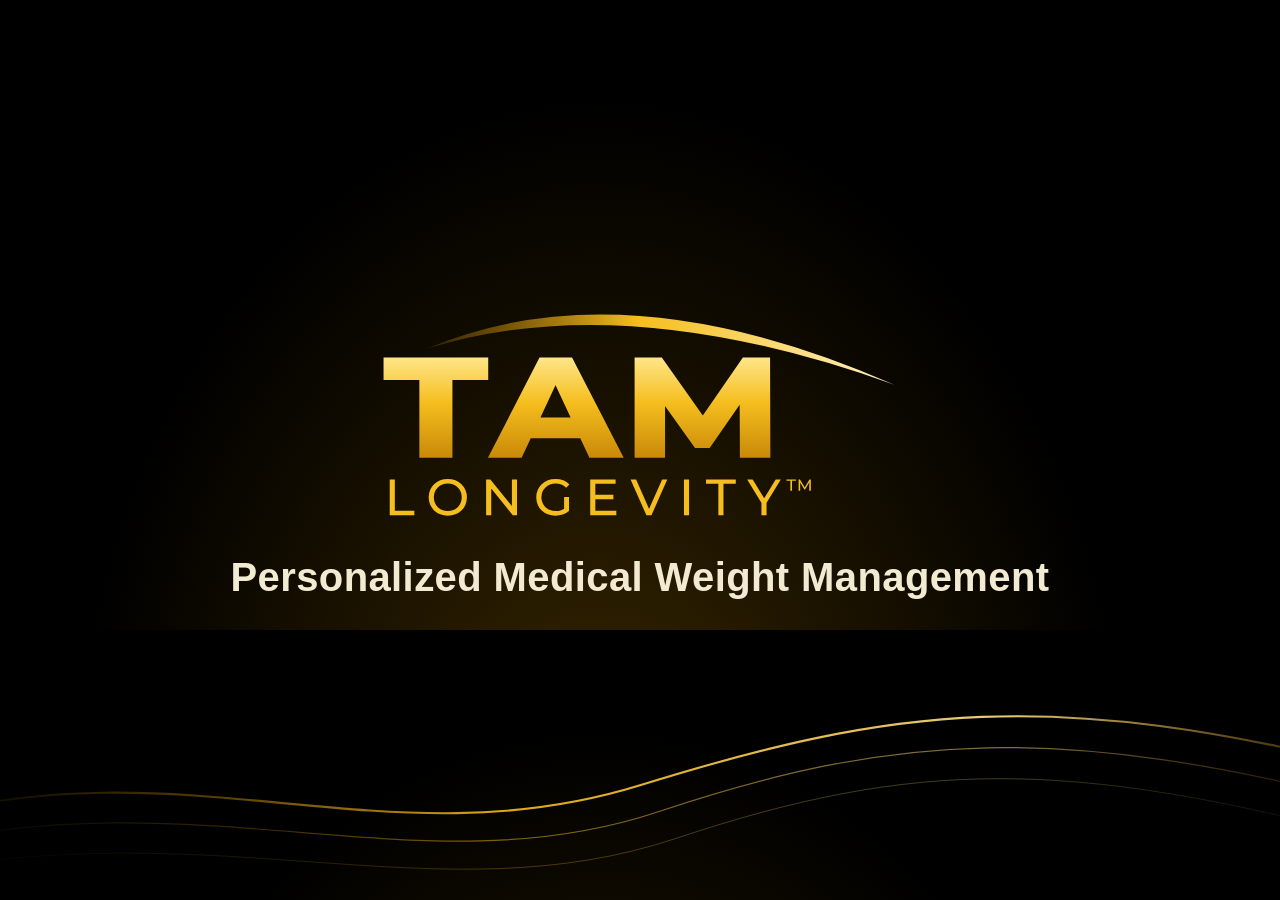
<file: brand/social/og.html>
<!doctype html><html><head><style>
html,body{margin:0;width:1200px;height:630px;background:radial-gradient(ellipse at 50% 130%,#3a2800 0%,#000 62%);font-family:Montserrat,Arial,sans-serif;overflow:hidden}
.c{position:absolute;inset:0;display:flex;flex-direction:column;align-items:center;justify-content:center;gap:34px}
img{width:520px}p{margin:0;color:#f3ead2;font-size:40px;font-weight:700;letter-spacing:.01em}
svg{position:absolute;left:0;right:0;bottom:0;width:100%;height:300px}
</style></head><body>
<svg viewBox="0 0 1400 340" preserveAspectRatio="none"><defs><linearGradient id="g" x1="0" x2="1"><stop offset="0" stop-color="#7a4f00" stop-opacity="0"/><stop offset=".4" stop-color="#f5b915"/><stop offset=".75" stop-color="#ffe28a"/><stop offset="1" stop-color="#c98908" stop-opacity=".2"/></linearGradient></defs>
<path d="M-100 250 C 200 160, 420 300, 700 210 S 1150 100, 1500 190" stroke="url(#g)" stroke-width="2.4" fill="none" opacity=".9"/>
<path d="M-100 280 C 220 200, 460 330, 720 240 S 1160 140, 1500 230" stroke="url(#g)" stroke-width="1.4" fill="none" opacity=".5"/>
<path d="M-100 310 C 240 240, 480 360, 740 270 S 1170 180, 1500 270" stroke="url(#g)" stroke-width="1" fill="none" opacity=".3"/></svg>
<div class="c"><img src="../logo/svg/tam-longevity-logo-gold.svg"><p>Personalized Medical Weight Management</p></div>
</body></html>
</file>
<file: assets/css/site.css>
/* TAM Longevity | mobile-first stylesheet */
:root {
  --black: #000;
  --ink: #111;
  --body: #444;
  --muted: #666;
  --gold: #f5b915;
  --gold-hi: #ffd54f;
  --gold-lo: #eaa400;
  --gold-text: #b07e0b;      /* gold for text on white (AA large) */
  --gold-deep: #8a6208;      /* gold for small text on white (AA) */
  --cream: #fff8ea;
  --cream-2: #fdf2dc;
  --line: #f1e3c3;
  --white: #fff;
  --radius: 16px;
  --radius-sm: 10px;
  --shadow: 0 1px 2px rgba(60, 40, 0, .05), 0 6px 20px rgba(60, 40, 0, .06);
  --display: "Montserrat", system-ui, sans-serif;
  --text: "Inter", system-ui, -apple-system, "Segoe UI", sans-serif;
  --header-h: 60px;
  --gutter: 16px;
  color-scheme: light;
}
@media (min-width: 900px) { :root { --header-h: 76px; --gutter: 32px; } }

*, *::before, *::after { box-sizing: border-box; }
html { -webkit-text-size-adjust: 100%; scroll-behavior: smooth; scroll-padding-top: calc(var(--header-h) + 12px); }
body { margin: 0; background: var(--white); color: var(--body); font: 400 16px/1.55 var(--text); overflow-x: hidden; }
img { max-width: 100%; height: auto; display: block; }
a { color: inherit; }
h1, h2, h3 { font-family: var(--display); color: var(--ink); margin: 0 0 .5em; line-height: 1.12; letter-spacing: -.01em; }
h1 { font-size: clamp(2rem, 1.4rem + 3vw, 3.2rem); font-weight: 800; }
h2 { font-size: clamp(1.55rem, 1.2rem + 1.6vw, 2.25rem); font-weight: 800; }
h3 { font-size: 1.05rem; font-weight: 700; }
p { margin: 0 0 .8em; }
ul, ol { margin: 0; padding: 0; list-style: none; }
.wrap { width: 100%; max-width: 1180px; margin: 0 auto; padding: 0 var(--gutter); }
.narrow { max-width: 860px; }
.center { text-align: center; }
.skip { position: absolute; left: -9999px; top: 0; z-index: 100; background: var(--gold); color: var(--ink); padding: 10px 16px; }
.skip:focus { left: 8px; top: 8px; }
:focus-visible { outline: 3px solid var(--gold); outline-offset: 2px; }

.ico { width: 1em; height: 1em; flex: none; }
.eyebrow { font: 700 .8rem/1 var(--display); letter-spacing: .28em; text-transform: uppercase; color: var(--gold-text); margin-bottom: 12px; }

/* buttons */
.btn { display: inline-flex; align-items: center; justify-content: center; gap: .6em; min-height: 52px; padding: 0 28px; border-radius: 999px; font: 700 1.02rem/1 var(--display); text-decoration: none; transition: transform .15s ease, box-shadow .2s ease, filter .2s ease; }
.btn .ico { width: 1.15em; height: 1.15em; stroke-width: 2.2; }
.btn-gold { color: #111; background: linear-gradient(180deg, var(--gold-hi) 0%, var(--gold) 55%, var(--gold-lo) 100%); box-shadow: 0 2px 0 rgba(160, 100, 0, .35), 0 8px 22px rgba(240, 170, 0, .28); }
.btn-gold:hover { filter: brightness(1.04); transform: translateY(-1px); }
.btn-gold:active { transform: translateY(0); }
.btn-sm { min-height: 44px; padding: 0 20px; font-size: .95rem; }
.btn-block { width: 100%; }

/* header */
.site-header { position: sticky; top: 0; z-index: 50; background: var(--black); border-bottom: 1px solid #1d1a12; }
.header-row { height: var(--header-h); display: flex; align-items: center; gap: 12px; }
.logo { display: block; margin-right: auto; }
.logo img { height: 38px; width: auto; }
@media (min-width: 900px) { .logo img { height: 48px; } }
.header-cta { min-height: 40px; padding: 0 16px; font-size: .9rem; box-shadow: 0 2px 0 rgba(160, 100, 0, .35); }
.menu-btn { display: inline-flex; align-items: center; justify-content: center; width: 44px; height: 44px; background: none; border: 0; color: #fff; cursor: pointer; padding: 0; }
.menu-btn .ico { width: 26px; height: 26px; }
.menu-btn .i-close, .nav-open .menu-btn .i-open { display: none; }
.nav-open .menu-btn .i-close { display: block; }

.nav { position: fixed; inset: var(--header-h) 0 auto 0; background: var(--black); padding: 8px var(--gutter) 24px; display: flex; flex-direction: column; border-top: 1px solid #222; transform: translateY(-8px); opacity: 0; visibility: hidden; transition: opacity .2s, transform .2s, visibility .2s; max-height: calc(100dvh - var(--header-h)); overflow-y: auto; }
.nav-open .nav { opacity: 1; transform: none; visibility: visible; }
.nav > a, .nav-drop { color: #fff; text-decoration: none; font: 500 1.05rem/1 var(--text); padding: 16px 4px; border-bottom: 1px solid #1f1f1f; background: none; border-left: 0; border-right: 0; border-top: 0; text-align: left; width: 100%; display: flex; justify-content: space-between; align-items: center; cursor: pointer; }
.nav-drop .ico { transition: transform .2s; }
.nav-drop[aria-expanded="true"] .ico { transform: rotate(180deg); }
.drop { display: none; flex-direction: column; padding: 4px 0 8px 12px; }
.drop.open { display: flex; }
.drop a { color: #e6dcc4; text-decoration: none; padding: 12px 4px; font-size: 1rem; }
.drop a:hover, .nav > a:hover { color: var(--gold-hi); }

@media (min-width: 900px) {
  .menu-btn { display: none; }
  .logo { margin-right: 0; }
  .nav { position: static; flex-direction: row; align-items: center; justify-content: center; gap: 36px; padding: 0; background: none; border: 0; opacity: 1; transform: none; visibility: visible; flex: 1; max-height: none; overflow: visible; }
  .nav > a, .nav-drop { width: auto; padding: 8px 0; border: 0; font-size: .95rem; gap: 6px; }
  .nav-group { position: relative; }
  .drop { position: absolute; top: calc(100% + 14px); left: -16px; min-width: 260px; background: #0b0b0b; border: 1px solid #2a2416; border-radius: 12px; padding: 8px; box-shadow: 0 18px 40px rgba(0, 0, 0, .45); }
  .drop a { padding: 12px 14px; border-radius: 8px; }
  .drop a:hover { background: #17140c; }
  .header-cta { min-height: 46px; padding: 0 22px; font-size: .98rem; }
}

/* sections */
.section { padding: 56px 0; }
@media (min-width: 900px) { .section { padding: 72px 0; } }
.section-head { text-align: center; margin-bottom: 32px; }
.section-head p:last-child { color: var(--body); margin: 0; }

/* product hero */
.product-hero { padding: 24px 0 8px; }
.hero-grid { display: grid; gap: 0; align-items: center; }
.hero-media .vial { margin: -8px 0 -18px; }
.hero-media { display: flex; justify-content: center; }
.hero-copy h1 { margin-bottom: .2em; }
.hero-sub { font: 800 clamp(1.15rem, 1rem + .8vw, 1.6rem)/1.2 var(--display); color: var(--gold-text); margin-bottom: .45em; }
.hero-intro { font-size: 1.05rem; color: #333; max-width: 36em; }
@media (min-width: 860px) {
  .product-hero { padding: 36px 0 8px; }
  .hero-grid { grid-template-columns: 5fr 7fr; gap: 40px; }
}

/* vial with live HTML label (one photo serves every product) */
.vial { position: relative; margin: 0; width: min(40vw, 172px); container-type: inline-size; }
.vial img { width: 100%; mix-blend-mode: multiply; -webkit-mask-image: linear-gradient(to bottom, #000 88%, transparent); mask-image: linear-gradient(to bottom, #000 88%, transparent); }
.vial-label { position: absolute; left: 24.3%; width: 51.1%; top: 34.7%; height: 30.8%; display: flex; flex-direction: column; align-items: center; justify-content: center; text-align: center; color: #1a1406; line-height: 1.05; }
.vial-label b { font: 800 8cqw/1.05 var(--display); letter-spacing: -.02em; }
.vial-label span { font: 700 7.2cqw/1.1 var(--display); letter-spacing: -.01em; }
.vial-label i { font: italic 400 5.6cqw/1 Georgia, "Times New Roman", serif; margin-top: 14%; }
@media (min-width: 860px) { .hero-media .vial { width: min(100%, 400px); } }

/* pricing */
.pricing { display: grid; grid-template-columns: repeat(3, 1fr); background: var(--cream); border: 1px solid var(--line); border-radius: var(--radius); margin: 18px 0 20px; overflow: hidden; }
.plan { display: flex; flex-direction: column; align-items: center; justify-content: center; text-align: center; padding: 16px 6px; gap: 4px; }
.plan + .plan { border-left: 1px solid var(--line); }
.plan-term { font: 700 .72rem/1 var(--display); letter-spacing: .12em; text-transform: uppercase; color: var(--ink); }
.plan-price { font: 500 1rem/1 var(--display); color: var(--ink); white-space: nowrap; }
.plan-price strong { font-size: 1.7rem; font-weight: 800; letter-spacing: -.02em; }
.plan-save { font-size: .82rem; color: #333; }
@media (max-width: 380px) { .plan-price strong { font-size: 1.45rem; } .plan-price { font-size: .85rem; } }
@media (min-width: 600px) { .plan { padding: 20px 10px; } .plan-price strong { font-size: 2rem; } .plan-term { font-size: .78rem; } }
.hero-cta { display: flex; flex-direction: column; align-items: stretch; gap: 10px; }
.hero-cta .btn { min-height: 56px; font-size: 1.08rem; }
.price-note { font-size: .85rem; color: var(--muted); text-align: center; margin: 0; }
@media (min-width: 600px) { .hero-cta { align-items: flex-start; } .hero-cta .btn { padding: 0 40px; } .price-note { text-align: left; padding-left: 28px; } }

/* notice */
.notice { display: flex; gap: 14px; align-items: flex-start; background: var(--cream); border: 1px solid var(--line); border-radius: var(--radius); padding: 16px 18px; margin-top: 28px; font-size: .92rem; color: #2a2a2a; }
.notice .ico { width: 30px; height: 30px; color: var(--gold-text); stroke-width: 1.5; margin-top: 2px; }
.notice p { margin: 0; }
.notice strong { color: var(--ink); }
.img-note { font-size: .78rem; font-style: italic; color: var(--muted); text-align: center; margin: 10px 0 0; }

/* what is */
.what { padding-top: 40px; padding-bottom: 32px; }
.what-grid { display: grid; gap: 12px; }
.what-copy { font-size: .98rem; }
@media (min-width: 860px) {
  .what-grid { grid-template-columns: 5fr 7fr; gap: 40px; align-items: center; }
  .what-grid h2 { font-size: 2.2rem; }
  .what-copy { border-left: 2px solid var(--gold); padding-left: 32px; }
}
@media (max-width: 859px) { .what-copy { border-top: 2px solid var(--gold); padding-top: 16px; } }

/* included cards */
.included { padding-top: 24px; padding-bottom: 24px; }
.included h2 { margin-bottom: 24px; }
.cards4 { display: grid; gap: 12px; }
.card { display: flex; gap: 16px; align-items: flex-start; background: var(--cream); border: 1px solid var(--line); border-radius: var(--radius); padding: 18px; }
.card-ico { width: 40px; height: 40px; color: var(--gold-text); stroke-width: 1.4; }
.card h3 { margin-bottom: .3em; }
.card p { margin: 0; font-size: .92rem; }
@media (min-width: 600px) { .cards4 { grid-template-columns: 1fr 1fr; } }
@media (min-width: 1000px) {
  .cards4 { grid-template-columns: repeat(4, 1fr); }
  .card { flex-direction: column; align-items: center; text-align: center; padding: 24px 18px; }
  .card-ico { width: 46px; height: 46px; }
}

/* how it works */
.how { padding-top: 40px; }
.steps { display: grid; gap: 0; counter-reset: s; position: relative; }
.step { position: relative; display: grid; grid-template-columns: 64px 1fr; column-gap: 16px; padding-bottom: 28px; }
.step-top { grid-row: span 2; display: flex; flex-direction: column; align-items: center; gap: 8px; position: relative; }
.step:not(:last-child) .step-top::after { content: ""; position: absolute; top: 96px; bottom: -28px; left: 50%; width: 2px; background: linear-gradient(var(--gold), rgba(245, 185, 21, .15)); transform: translateX(-50%); }
.step-num { display: grid; place-items: center; width: 32px; height: 32px; border-radius: 50%; background: linear-gradient(180deg, var(--gold-hi), var(--gold-lo)); color: #fff; font: 800 1rem/1 var(--display); text-shadow: 0 1px 1px rgba(120, 70, 0, .35); }
.step-ico { display: grid; place-items: center; width: 56px; height: 56px; border-radius: 50%; background: var(--cream-2); color: var(--ink); }
.step-ico .ico { width: 28px; height: 28px; stroke-width: 1.5; }
.step h3 { margin: 4px 0 .3em; font-size: 1.08rem; }
.step p { margin: 0; font-size: .94rem; }
@media (min-width: 900px) {
  .steps { grid-template-columns: repeat(4, 1fr); gap: 28px; }
  .step { grid-template-columns: 1fr; text-align: left; padding: 0; }
  .step-top { flex-direction: row; grid-row: auto; margin-bottom: 14px; }
  .step-ico { width: 64px; height: 64px; }
  .step:not(:last-child) .step-top::after { content: ""; top: 50%; bottom: auto; left: auto; right: -6px; width: 26px; height: 2px; background: var(--gold); transform: none; }
  .step:not(:last-child)::after { content: ""; position: absolute; top: 25px; right: -2px; width: 8px; height: 8px; border-top: 2px solid var(--gold); border-right: 2px solid var(--gold); transform: rotate(45deg); }
  .step:not(:last-child) .step-top::after { right: 2px; width: calc(100% - 140px); top: 31px; }
}

/* why */
.why { padding-top: 8px; }
.why-card { display: grid; background: linear-gradient(120deg, var(--cream) 0%, #fffdf8 100%); border: 1px solid var(--line); border-radius: var(--radius); overflow: hidden; }
.why-img img { width: 100%; height: 100%; object-fit: cover; aspect-ratio: 16 / 9; }
.why-copy { padding: 24px 20px 8px; }
.why-copy h2 { font-size: clamp(1.6rem, 1.2rem + 1.6vw, 2.3rem); }
.checks { padding: 0 20px 24px; display: grid; gap: 10px; }
.why-copy .checks { padding: 0; }
.checks li { display: flex; gap: 12px; align-items: flex-start; color: #222; font-size: .98rem; }
.checks .ico { width: 22px; height: 22px; color: var(--gold-text); margin-top: 1px; stroke-width: 1.6; }
.checks-detail li span { display: flex; flex-direction: column; font-size: .9rem; color: var(--body); }
.checks-detail strong { color: var(--ink); font: 700 .98rem/1.3 var(--display); }
@media (min-width: 860px) {
  .why-card { grid-template-columns: 1fr 1fr; align-items: center; }
  .why-img { height: 100%; }
  .why-img img { aspect-ratio: auto; min-height: 320px; }
  .why-copy { padding: 32px 40px; border-left: 2px solid var(--gold); margin: 24px 0; }
  .hub-why .why-card { grid-template-columns: 5.2fr 3.4fr 4.4fr; }
  .hub-why .why-img img { object-position: 28% center; }
  .hub-why .why-copy { border-left: 0; padding: 24px 28px; }
  .hub-why .checks-detail { border-left: 2px solid var(--gold); padding: 8px 28px 8px 28px; margin: 24px 0; }
}

/* ISI */
.isi { padding-top: 0; }
.isi-card { background: var(--cream); border: 1px solid var(--line); border-radius: var(--radius); padding: 22px 20px; }
.isi-head { display: flex; align-items: center; gap: 14px; margin-bottom: 14px; }
.isi-head .ico { width: 44px; height: 44px; color: var(--gold-text); stroke-width: 1.4; }
.isi-head h2 { margin: 0; font-size: clamp(1.35rem, 1.1rem + 1vw, 1.9rem); }
.isi-body { font-size: .9rem; color: #2b2b2b; }
.isi-body h3 { font-size: .95rem; margin: 1.1em 0 .4em; }
.isi-body ul { list-style: disc; padding-left: 1.2em; }
.isi-body li { margin-bottom: .35em; }
.isi-body a, .isi-tray a { color: var(--gold-deep); }
.boxed { border: 2px solid #1a1a1a; border-radius: 6px; padding: 12px 14px; background: #fff; margin: 12px 0; }
.boxed h3 { margin-top: 0; text-transform: uppercase; letter-spacing: .02em; }
.boxed p { margin: 0; }
@media (min-width: 860px) {
  .isi-card { display: grid; grid-template-columns: 280px 1fr; gap: 32px; padding: 32px; }
  .isi-head { flex-direction: row; align-items: center; align-self: start; position: sticky; top: calc(var(--header-h) + 24px); border-right: 2px solid var(--gold); padding-right: 24px; }
}

/* ISI tray (product pages) */
.isi-tray { position: fixed; left: 0; right: 0; bottom: 0; z-index: 40; background: #fff; border-top: 3px solid var(--gold); box-shadow: 0 -8px 24px rgba(0, 0, 0, .12); transition: transform .3s ease; padding-bottom: env(safe-area-inset-bottom); }
.isi-tray.hide { transform: translateY(110%); }
.isi-tray-toggle { width: 100%; display: flex; align-items: center; gap: 12px; padding: 10px var(--gutter); background: none; border: 0; cursor: pointer; text-align: left; color: var(--ink); font: inherit; max-width: 1180px; margin: 0 auto; }
.isi-tray-toggle > span { display: flex; flex-direction: column; flex: 1; min-width: 0; }
.isi-tray-toggle strong { font: 800 .95rem/1.3 var(--display); }
.isi-tray-toggle em { font-style: normal; font-size: .8rem; color: #333; overflow: hidden; text-overflow: ellipsis; white-space: nowrap; }
.isi-tray-toggle .ico { width: 24px; height: 24px; transform: rotate(180deg); transition: transform .2s; }
.isi-tray-toggle[aria-expanded="true"] .ico { transform: none; }
.isi-tray-body { max-height: 60vh; overflow-y: auto; padding: 0 var(--gutter) 20px; font-size: .88rem; color: #2b2b2b; max-width: 1180px; margin: 0 auto; }
.isi-tray-body h3 { font-size: .92rem; margin: 1em 0 .35em; }
.isi-tray-body ul { list-style: disc; padding-left: 1.2em; }
body:has(.isi-tray) .site-footer { padding-bottom: 96px; }

/* sticky CTA (home, mobile) */
.sticky-cta { position: fixed; left: 0; right: 0; bottom: 0; z-index: 40; padding: 10px var(--gutter) calc(10px + env(safe-area-inset-bottom)); background: rgba(0, 0, 0, .92); backdrop-filter: blur(8px); transform: translateY(110%); transition: transform .3s ease; }
.sticky-cta.show { transform: none; }
@media (min-width: 900px) { .sticky-cta { display: none; } }

/* FAQ */
.faq-sec { padding-top: 16px; }
.faq-list { display: grid; gap: 10px; }
.faq { background: #fafafa; border: 1px solid #ececec; border-radius: 12px; transition: background .2s, border-color .2s; }
.faq[open] { background: var(--cream); border-color: var(--line); }
.faq summary { list-style: none; cursor: pointer; display: flex; justify-content: space-between; align-items: center; gap: 16px; padding: 16px 18px; min-height: 56px; font: 700 .98rem/1.35 var(--display); color: var(--ink); }
.faq summary::-webkit-details-marker { display: none; }
.faq summary .ico { width: 22px; height: 22px; transition: transform .2s; }
.faq[open] summary .ico { transform: rotate(180deg); }
.faq-a { padding: 0 18px 16px; font-size: .95rem; }
.faq-a p { margin: 0; }
.faq-grid { display: grid; gap: 24px; }
.faq-img { display: none; }
@media (min-width: 860px) {
  .faq-grid { grid-template-columns: 260px 1fr; gap: 40px; align-items: center; }
  .faq-img { display: block; }
  .faq-img img { border-radius: var(--radius); aspect-ratio: 1; object-fit: cover; }
}

/* hub */
.hub-hero { padding: 40px 0 8px; }
.hub-hero h1 { font-size: clamp(2rem, 1.3rem + 3.4vw, 3.4rem); }
.hub-hero h1 span { display: block; color: var(--gold-text); background: linear-gradient(180deg, #e9ae17, #b98000); -webkit-background-clip: text; background-clip: text; -webkit-text-fill-color: transparent; }
.hub-hero .hero-intro { margin: 0 auto 28px; font-size: 1.08rem; }
.prod-cards { display: grid; gap: 14px; }
.prod-card { display: grid; grid-template-columns: 116px 1fr; gap: 14px; align-items: center; background: #fff; border: 1px solid #ececec; border-radius: var(--radius); padding: 16px; box-shadow: var(--shadow); }
.prod-media .vial { width: 100%; }
.prod-copy h2 { font-size: 1.35rem; margin-bottom: .3em; }
.prod-copy h2 a { text-decoration: none; }
.prod-copy p { font-size: .92rem; margin-bottom: 12px; }
@media (min-width: 760px) {
  .prod-cards { grid-template-columns: 1fr 1fr; gap: 20px; }
  .prod-card { grid-template-columns: 160px 1fr; padding: 20px 24px; gap: 22px; }
  .prod-copy h2 { font-size: 1.6rem; }
}

/* CTA band */
.cta-band { position: relative; overflow: hidden; background: radial-gradient(ellipse at 50% 120%, #2a1d00 0%, #000 60%); color: #e8e2d4; text-align: center; padding: 56px 0 60px; }
.cta-inner { position: relative; z-index: 1; }
.cta-band h2 { color: #fff; margin-bottom: .3em; }
.cta-band p { max-width: 34em; margin: 0 auto 22px; color: #ddd6c6; }
.waves { position: absolute; left: 0; right: 0; bottom: 0; top: 30%; width: 100%; height: 70%; }
.wave { animation: drift 14s ease-in-out infinite alternate; transform-origin: center; }
.wave.w1 { animation-duration: 18s; animation-delay: -4s; }
.wave.w2 { animation-duration: 22s; animation-delay: -8s; }
.wave.w3 { animation-duration: 16s; animation-delay: -2s; }
.wave.w4 { animation-duration: 26s; animation-delay: -10s; }
@keyframes drift { from { transform: translate(-40px, 6px) scaleY(.92); } to { transform: translate(40px, -6px) scaleY(1.08); } }

/* simple pages */
.simple { padding: 48px 0 64px; }
.simple .lead { font-size: 1.15rem; color: #333; }
.placeholder { background: var(--cream); border: 1px dashed #e2c98b; border-radius: var(--radius); padding: 24px; color: #4a3a12; }
.placeholder p { margin: 0; }
.chooser { display: grid; gap: 12px; margin-top: 24px; }
.chooser-item { display: flex; justify-content: space-between; align-items: center; padding: 18px 20px; border: 1px solid var(--line); background: var(--cream); border-radius: 12px; text-decoration: none; font: 700 1.05rem/1.2 var(--display); color: var(--ink); }
.chooser-item .ico { color: var(--gold-text); width: 22px; height: 22px; }

/* footer */
.site-footer { background: #0a0a0a; color: #bdb6a6; padding: 48px 0 28px; font-size: .92rem; }
.footer-grid { display: grid; gap: 28px; grid-template-columns: 1fr 1fr; }
.footer-brand { grid-column: 1 / -1; }
.footer-brand img { height: 52px; width: auto; margin-bottom: 12px; }
.site-footer h3 { color: #fff; font-size: .82rem; letter-spacing: .16em; text-transform: uppercase; margin-bottom: 12px; }
.site-footer li { margin-bottom: 8px; }
.site-footer a { color: #d8d1c0; text-decoration: none; }
.site-footer a:hover { color: var(--gold-hi); }
.footer-legal { border-top: 1px solid #222; margin-top: 32px; padding-top: 20px; font-size: .8rem; color: #9a9384; }
@media (min-width: 860px) { .footer-grid { grid-template-columns: 2fr 1fr 1fr 1fr; } .footer-brand { grid-column: auto; } }

/* reveal motion */
.js .reveal { opacity: 0; transform: translateY(14px); transition: opacity .6s ease, transform .6s ease; }
.js .reveal.in { opacity: 1; transform: none; }
@media (prefers-reduced-motion: reduce) {
  html { scroll-behavior: auto; }
  .js .reveal { opacity: 1; transform: none; transition: none; }
  .wave { animation: none; }
}

/* added: doc content */
.elig-note { font-size: .85rem; font-style: italic; color: #444; margin: 10px 0 0; text-align: center; }
@media (min-width: 600px) { .elig-note { text-align: left; padding-left: 28px; } }
.admin { padding-top: 8px; }
.cta-fine { font-size: .8rem; color: #b9b1a0; margin: 18px auto 0; font-style: italic; }
.faq-more { margin: 18px 0 0; text-align: right; }
.faq-more a { display: inline-flex; align-items: center; gap: 8px; color: var(--gold-deep); font: 700 .95rem/1 var(--display); text-decoration: none; }
.faq-more .ico { width: 18px; height: 18px; }
.faq-jump { display: flex; flex-wrap: wrap; gap: 8px; margin: 8px 0 28px; }
.faq-jump a { padding: 10px 14px; border: 1px solid var(--line); background: var(--cream); border-radius: 999px; text-decoration: none; font: 600 .88rem/1 var(--display); color: var(--ink); }
.faq-topic { margin-bottom: 36px; }
.faq-topic h2 { font-size: 1.4rem; margin-bottom: 14px; }
.faq-a p + p { margin-top: .7em; }
.faq-a ol { padding-left: 1.3em; list-style: decimal; margin: .6em 0; }
.faq-a ol li { margin-bottom: .4em; }
.faq-a a, .simple a, .legal a { color: var(--gold-deep); }
.simple h2 { font-size: 1.4rem; margin-top: 1.6em; }
.about-list { display: grid; gap: 14px; }
.about-list li { background: var(--cream); border: 1px solid var(--line); border-radius: 12px; padding: 16px 18px; }
.legal { font-size: .97rem; color: #333; }
.legal h2 { font-size: 1.15rem; margin: 1.8em 0 .5em; }
.legal ul { list-style: disc; padding-left: 1.3em; margin: 0 0 .9em; }
.legal li { margin-bottom: .45em; }
.legal .updated { color: var(--muted); font-size: .9rem; }
.legal .address { background: var(--cream); border: 1px solid var(--line); border-radius: 12px; padding: 14px 18px; }
.draft-banner { border: 2px dashed #d9a21b; background: #fff6dc; border-radius: 12px; padding: 14px 18px; margin: 12px 0 24px; }
.draft-banner strong { display: inline-block; font: 800 .75rem/1 var(--display); letter-spacing: .16em; text-transform: uppercase; background: #d9a21b; color: #111; padding: 6px 10px; border-radius: 6px; margin-bottom: 8px; }
.draft-banner p { margin: 0; font-size: .92rem; }
mark.draft-note { display: block; background: #fff3c4; border-left: 3px solid #d9a21b; color: #4a3800; padding: 8px 12px; margin: 10px 0; font-size: .85rem; border-radius: 4px; }
.chooser-more { margin-top: 18px; font-size: .95rem; }
</file>
